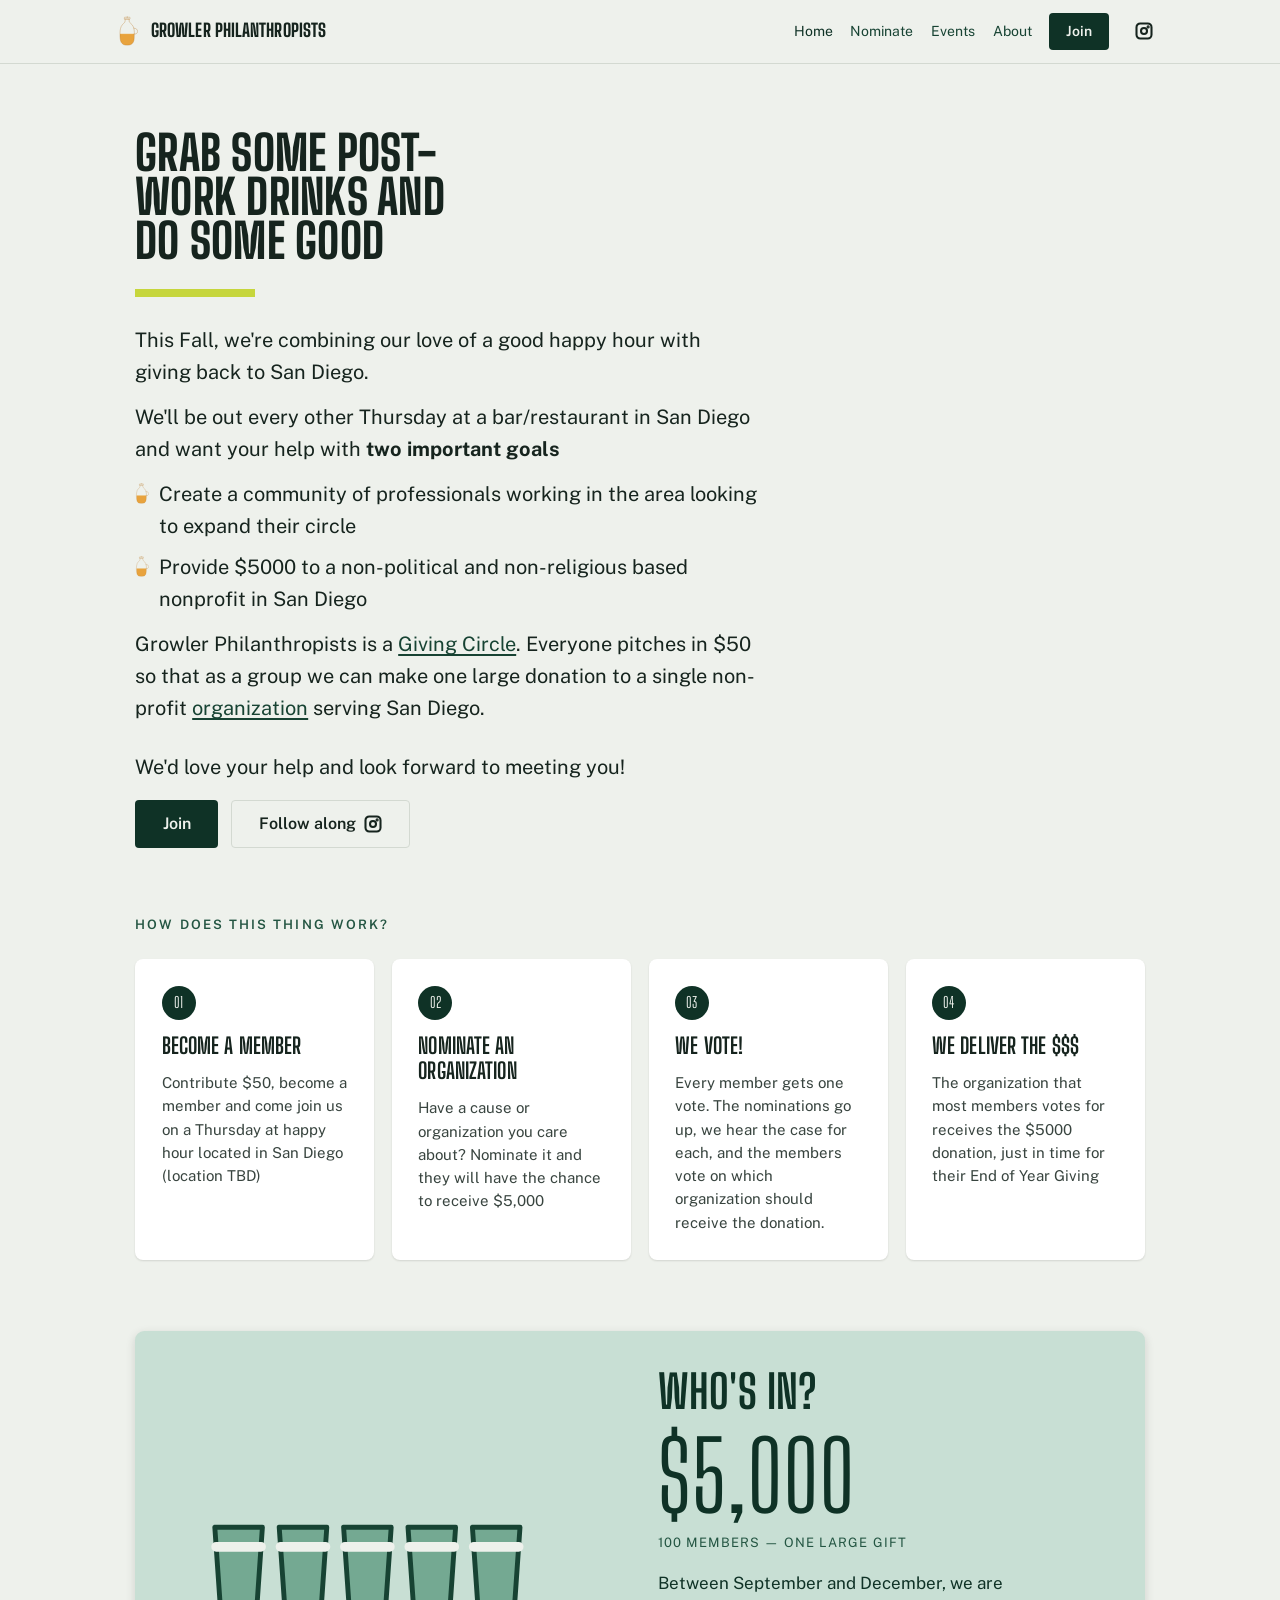
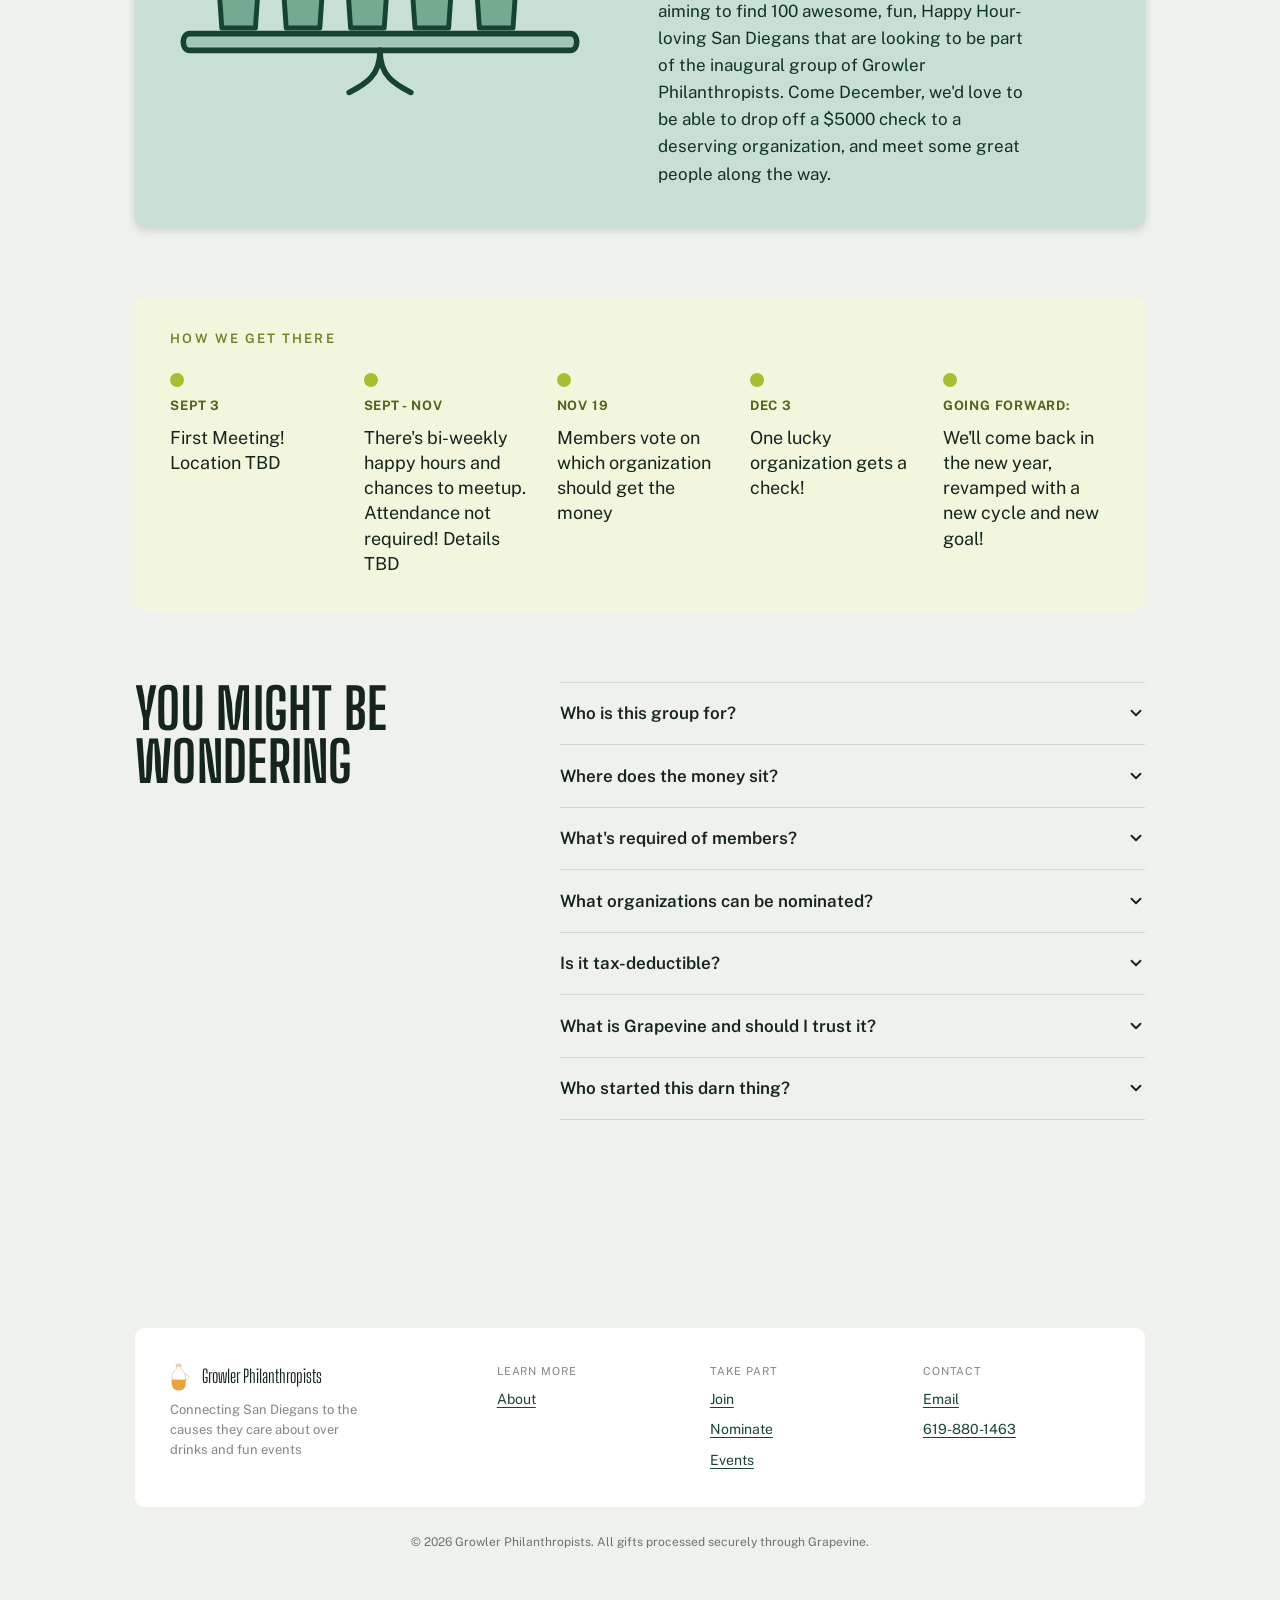
<file: index.html>
<!DOCTYPE html>
<html lang="en">
<head>
  <meta charset="UTF-8">
  <meta name="viewport" content="width=device-width, initial-scale=1">
  <!-- Google Tag Manager -->
  <script>(function(w,d,s,l,i){w[l]=w[l]||[];w[l].push({'gtm.start':
  new Date().getTime(),event:'gtm.js'});var f=d.getElementsByTagName(s)[0],
  j=d.createElement(s),dl=l!='dataLayer'?'&l='+l:'';j.async=true;j.src=
  'https://www.googletagmanager.com/gtm.js?id='+i+dl;f.parentNode.insertBefore(j,f);
  })(window,document,'script','dataLayer','GTM-M829VQW4');</script>
  <!-- End Google Tag Manager -->
  <title>Home | Growler Philanthropists</title>
  <link rel="stylesheet" href="/styles/organic.css">
  <link href="https://fonts.googleapis.com/css2?family=Big+Shoulders+Display:wght@500;600;700;800&family=Public+Sans:wght@400;500;600&display=swap" rel="stylesheet">
  <style>
  :root{
    --color-bg:#EEF1EC; --color-surface:#FFFFFF; --color-text:#16241E; --color-divider:#D3D9D1;
    --font-heading:'Big Shoulders Display', sans-serif;
    --font-body:'Public Sans', system-ui, sans-serif;
    --color-accent:#0F3226; --color-accent-100:#E5EFE9; --color-accent-200:#C8DFD4; --color-accent-300:#A2C7B6;
    --color-accent-400:#74A992; --color-accent-500:#47836B; --color-accent-600:#336B55; --color-accent-700:#235542;
    --color-accent-800:#174333; --color-accent-900:#0F3226;
    --color-accent-2:#C6D63C; --color-accent-2-100:#F2F6DC; --color-accent-2-200:#E4EEB8; --color-accent-2-300:#D3E38C;
    --color-accent-2-400:#C6D63C; --color-accent-2-500:#A9BC33; --color-accent-2-600:#8CA02B; --color-accent-2-700:#6F8023;
    --color-accent-2-800:#55621B; --color-accent-2-900:#3E4814;
    --color-neutral-100:#F4F6F3; --color-neutral-200:#E4E8E2; --color-neutral-300:#CFD5CC; --color-neutral-400:#AEB6AB;
    --color-neutral-500:#8A9287; --color-neutral-600:#6C746A; --color-neutral-700:#535A51; --color-neutral-800:#3A403A;
    --color-neutral-900:#232722;
    --radius-lg:8px;
  }
  body{margin:0;font-family:var(--font-body);overflow-x:hidden}
  *{min-width:0}
  h1,h2,h3,h4,h5,h6,p,li,td,th,a,span,div{overflow-wrap:break-word}
  img,svg{max-width:100%}
  @media (max-width:719px){
    h1{font-size:34px !important;line-height:1.02 !important;max-width:none !important}
    h2{font-size:28px !important;line-height:1.05 !important}
    h3{font-size:24px !important}
    .hero-wrap{padding-top:var(--space-4) !important}
    .hero-h1{margin-top:0 !important;margin-bottom:var(--space-3) !important}
    .hero-bar{margin-bottom:var(--space-3) !important}
    .hero-p{font-size:17px !important;margin-bottom:var(--space-2) !important}
    .hero-ul{font-size:17px !important}
  }
  h1,h2,h3,h4,h5,h6,.card-title,.nav-brand{font-family:var(--font-heading);text-transform:uppercase;letter-spacing:0.005em;font-weight:800}
  h1{line-height:0.92}
  h2,h3,.card-title{line-height:1.0;font-weight:700}
  h4,h5{text-transform:none;letter-spacing:0;font-family:var(--font-body);font-weight:600}
  h6{font-family:var(--font-body);font-weight:600;letter-spacing:0.16em}
  .btn{border-radius:4px;font-family:var(--font-body);font-weight:600;letter-spacing:0}
  .card{border-radius:8px}
  a:not(.btn){color:var(--color-accent-800)}
  a:not(.btn):hover{color:var(--color-accent-2-600)}
  .nav a.btn-primary,.btn-primary{color:var(--color-bg)}
  .how-carousel-controls{display:none}
  .season-carousel-controls{display:none}
  @media (max-width:719px){
    .how-cards{display:block !important}
    .how-cards>.card:not(.how-active){display:none}
    .how-carousel-controls{display:flex;align-items:center;justify-content:space-between;margin-top:var(--space-4)}
    .how-carousel-btn{background:var(--color-surface);border:1px solid var(--color-divider);border-radius:50%;width:44px;height:44px;cursor:pointer;display:flex;align-items:center;justify-content:center;color:var(--color-text);flex-shrink:0}
    .how-carousel-counter{font-family:var(--font-heading);font-size:18px;font-weight:800;letter-spacing:0.005em;text-transform:uppercase}
    .whos-in-grid{grid-template-columns:1fr !important}
    .whos-in-svg{display:none !important}
    .season-cards{display:block !important}
    .season-cards>.season-item:not(.season-active){display:none !important}
    .season-carousel-controls{display:flex;align-items:center;justify-content:space-between;margin-top:var(--space-4)}
    .footer-grid{grid-template-columns:1fr !important}
    .nav .btn-primary{display:none !important}
  }
  html{overflow-x:hidden}
  </style>
</head>
<body>
<!-- Google Tag Manager (noscript) -->
<noscript><iframe src="https://www.googletagmanager.com/ns.html?id=GTM-M829VQW4"
height="0" width="0" style="display:none;visibility:hidden"></iframe></noscript>
<!-- End Google Tag Manager (noscript) -->

  <header style="background:var(--color-bg);border-bottom:1px solid var(--color-divider);position:sticky;top:0;z-index:100;">
    <div style="max-width:1080px;margin:0 auto;">
      <div class="nav" style="padding-inline:var(--space-4);">
        <div class="nav-brand" style="display:flex;align-items:center;gap:var(--space-3);white-space:nowrap;flex:none;margin-right:auto;">
          <a href="/" style="display:flex;align-items:center;gap:var(--space-3);text-decoration:none;color:inherit;font-family:var(--font-heading);font-size:18px;">
            <img src="/assets/growler-mark.svg" alt="Growler Philanthropists" style="height:30px;width:auto;display:block;flex:none;">
            Growler Philanthropists
          </a>
        </div>
        <a href="/" aria-current="page">Home</a>
        <a href="/vote">Nominate</a>
        <a href="/events">Events</a>
        <a href="/contact">About</a>
        <a href="https://www.grapevine.org/giving-circle/ZZWhAL2/San-Diego-Giving-Circle" class="btn btn-primary" target="_blank" rel="noopener">Join</a>
        <a href="https://www.instagram.com/growlerfund?igsh=MWJvdWZhem1wZXJ2Nw%3D%3D&amp;utm_source=qr" target="_blank" rel="noopener" class="btn btn-ghost btn-icon" aria-label="Follow along on Instagram">
          <svg width="18" height="18" viewBox="0 0 24 24" fill="none" stroke="currentColor" stroke-width="2.75" stroke-linecap="round" stroke-linejoin="round" aria-hidden="true" style="flex:none"><rect x="2" y="2" width="20" height="20" rx="5"></rect><circle cx="12" cy="12" r="4"></circle><circle cx="17.5" cy="6.5" r="0.75" fill="currentColor"></circle></svg>
        </a>
        <button class="nav-hamburger" aria-label="Open menu" aria-expanded="false" onclick="var m=this.closest('header').querySelector('.nav-mobile');m.classList.toggle('open');this.setAttribute('aria-expanded',m.classList.contains('open'))">
          <svg width="20" height="20" viewBox="0 0 24 24" fill="none" stroke="currentColor" stroke-width="2.5" stroke-linecap="round" aria-hidden="true"><line x1="3" y1="6" x2="21" y2="6"/><line x1="3" y1="12" x2="21" y2="12"/><line x1="3" y1="18" x2="21" y2="18"/></svg>
        </button>
      </div>
      <nav class="nav-mobile">
        <a href="/">Home</a>
        <a href="/vote">Nominate</a>
        <a href="/events">Events</a>
        <a href="/contact">About</a>
        <a href="https://www.instagram.com/growlerfund?igsh=MWJvdWZhem1wZXJ2Nw%3D%3D&amp;utm_source=qr" target="_blank" rel="noopener">Instagram</a>
        <a href="https://www.grapevine.org/giving-circle/ZZWhAL2/San-Diego-Giving-Circle" target="_blank" rel="noopener" class="btn" style="background:var(--color-accent-2);color:#3E4814;font-size:15px;padding:var(--space-3) var(--space-5);text-align:center;display:block">Join — $50 ↗</a>
      </nav>
    </div>
  </header>

  <main>
<div class="hero-wrap" style="max-width:1080px;margin:0 auto;padding:calc(var(--space-8) * 1.4) var(--space-8) calc(var(--space-8) * 2.4)">

  <div style="margin-bottom:calc(var(--space-8) * 2)">
    <div>
      <h1 class="hero-h1" style="font-size:48px;line-height:0.92;margin:var(--space-4) 0 var(--space-6);max-width:16ch;text-wrap:balance">Grab some post-work drinks and do some good</h1>
      <div class="hero-bar" style="height:8px;width:120px;background:var(--color-accent-2);margin-bottom:var(--space-6)"></div>
      <p class="hero-p" style="font-size:20px;line-height:1.6;max-width:52ch;margin-bottom:var(--space-3);text-wrap:pretty">This Fall, we're combining our love of a good happy hour with giving back to San Diego.</p>
      <p class="hero-p" style="font-size:20px;line-height:1.6;max-width:52ch;margin-bottom:var(--space-3);text-wrap:pretty">We'll be out every other Thursday at a bar/restaurant in San Diego and want your help with <strong>two important goals</strong></p>

      <ul class="hero-ul" style="list-style:none;font-size:20px;line-height:1.6;max-width:52ch;margin:0 0 var(--space-3);padding-left:var(--space-7);text-wrap:pretty">
        <li style="display:flex;align-items:flex-start;gap:10px;margin-bottom:var(--space-2)"><img src="assets/growler-mark.svg" alt="" style="width:14px;flex:none;margin-top:5px">Create a community of professionals working in the area looking to expand their circle</li>
        <li style="display:flex;align-items:flex-start;gap:10px"><img src="assets/growler-mark.svg" alt="" style="width:14px;flex:none;margin-top:5px">Provide $5000 to a non-political and non-religious based nonprofit in San Diego</li>
      </ul>
      <p style="font-size:20px;line-height:1.6;max-width:52ch;margin-bottom:var(--space-6);text-wrap:pretty">Growler Philanthropists is a <a href="https://en.wikipedia.org/wiki/Giving_circle" target="_blank" rel="noopener">Giving Circle</a>. Everyone pitches in $50 so that as a group we can make one large donation to a single non-profit <a href="pages/vote.html">organization</a> serving San Diego.</p>
      <p style="font-size:20px;line-height:1.6;max-width:52ch;margin-bottom:var(--space-4);text-wrap:pretty">We'd love your help and look forward to meeting you!</p>
      <div id="hero-cta" style="display:flex;gap:var(--space-3);align-items:center;flex-wrap:wrap">
        <a href="https://www.grapevine.org/giving-circle/ZZWhAL2/San-Diego-Giving-Circle" target="_blank" rel="noopener" class="btn btn-primary" style="font-size:16px;padding:var(--space-3) var(--space-6)">Join</a>
        <a href="https://www.instagram.com/growlerfund?igsh=MWJvdWZhem1wZXJ2Nw&amp;utm_source=qr" target="_blank" rel="noopener" class="btn btn-secondary" style="font-size:16px;padding:var(--space-3) var(--space-6);display:inline-flex;align-items:center;gap:var(--space-2)">Follow along <svg width="18" height="18" viewBox="0 0 24 24" fill="none" stroke="currentColor" stroke-width="2.75" stroke-linecap="round" stroke-linejoin="round" aria-hidden="true" style="flex:none"><rect x="2" y="2" width="20" height="20" rx="5"></rect><circle cx="12" cy="12" r="4"></circle><circle cx="17.5" cy="6.5" r="0.75" fill="currentColor"></circle></svg></a>
      </div>
    </div>
  </div>

  <div id="how" style="scroll-margin-top:var(--space-6);margin-bottom:calc(var(--space-8) * 2)">
    <h6 style="color:var(--color-accent-700);margin-bottom:var(--space-6)">HOW DOES THIS THING WORK?</h6>
    <div class="how-cards" style="display:grid;grid-template-columns:repeat(4,1fr);gap:var(--space-4)">
      <div class="card elev-sm how-active" style="padding:var(--space-6);gap:var(--space-3)">
        <span style="width:34px;height:34px;border-radius:50%;background:var(--color-accent);color:var(--color-bg);display:grid;place-items:center;font-family:var(--font-heading);font-size:15px">01</span>
        <div class="card-title" style="font-size:22px;line-height:1.15">Become a Member</div>
        <p class="card-body" style="font-size:15px;line-height:1.55;opacity:0.85">Contribute $50, become a member and come join us on a Thursday at happy hour located in San Diego (location TBD)</p>
      </div>
      <div class="card elev-sm" style="padding:var(--space-6);gap:var(--space-3)">
        <span style="width:34px;height:34px;border-radius:50%;background:var(--color-accent);color:var(--color-bg);display:grid;place-items:center;font-family:var(--font-heading);font-size:15px">02</span>
        <div class="card-title" style="font-size:22px;line-height:1.15">Nominate an organization</div>
        <p class="card-body" style="font-size:15px;line-height:1.55;opacity:0.85">Have a cause or organization you care about? Nominate it and they will have the chance to receive $5,000</p>
      </div>
      <div class="card elev-sm" style="padding:var(--space-6);gap:var(--space-3)">
        <span style="width:34px;height:34px;border-radius:50%;background:var(--color-accent);color:var(--color-bg);display:grid;place-items:center;font-family:var(--font-heading);font-size:15px">03</span>
        <div class="card-title" style="font-size:22px;line-height:1.15">We Vote!</div>
        <p class="card-body" style="font-size:15px;line-height:1.55;opacity:0.85">Every member gets one vote. The nominations go up, we hear the case for each, and the members vote on which organization should receive the donation.</p>
      </div>
      <div class="card elev-sm" style="padding:var(--space-6);gap:var(--space-3)">
        <span style="width:34px;height:34px;border-radius:50%;background:var(--color-accent);color:var(--color-bg);display:grid;place-items:center;font-family:var(--font-heading);font-size:15px">04</span>
        <div class="card-title" style="font-size:22px;line-height:1.15">We deliver the $$$</div>
        <p class="card-body" style="font-size:15px;line-height:1.55;opacity:0.85">The organization that most members votes for receives the $5000 donation, just in time for their End of Year Giving</p>
      </div>
    </div>
    <div class="how-carousel-controls">
      <button class="how-carousel-btn" id="how-prev" aria-label="Previous step">
        <svg width="18" height="18" viewBox="0 0 24 24" fill="none" stroke="currentColor" stroke-width="2.5" stroke-linecap="round" stroke-linejoin="round" aria-hidden="true"><polyline points="15 18 9 12 15 6"/></svg>
      </button>
      <span class="how-carousel-counter" id="how-counter">1 / 4</span>
      <button class="how-carousel-btn" id="how-next" aria-label="Next step">
        <svg width="18" height="18" viewBox="0 0 24 24" fill="none" stroke="currentColor" stroke-width="2.5" stroke-linecap="round" stroke-linejoin="round" aria-hidden="true"><polyline points="9 18 15 12 9 6"/></svg>
      </button>
    </div>
  </div>

  <div style="display:flex;justify-content:center;margin-bottom:calc(var(--space-8) * 2)">
    <div class="whos-in-grid" style="width:100%;background:var(--color-accent-200);border-radius:calc(var(--radius-lg) * 1.15);box-shadow:var(--shadow-md);padding:calc(var(--space-8) * 1.1) var(--space-8);display:grid;grid-template-columns:minmax(0,1fr) minmax(0,1fr);gap:var(--space-8);align-items:center">
      <svg class="whos-in-svg" viewBox="0 0 300 190" width="100%" role="img" aria-labelledby="roundTitle" style="display:block;width:100%;max-width:420px;height:auto;aspect-ratio:300 / 190">
        <title id="roundTitle">A round of five glasses carried to the table</title>
        <g fill="none" stroke="var(--color-accent-800)" stroke-width="4" stroke-linecap="round" stroke-linejoin="round">
          <g stroke-width="3.5">
            <path d="M32,58 L66,58 L61,130 L37,130 Z" fill="var(--color-accent-400)"></path>
            <path d="M78,58 L112,58 L107,130 L83,130 Z" fill="var(--color-accent-400)"></path>
            <path d="M124,58 L158,58 L153,130 L129,130 Z" fill="var(--color-accent-400)"></path>
            <path d="M170,58 L204,58 L199,130 L175,130 Z" fill="var(--color-accent-400)"></path>
            <path d="M216,58 L250,58 L245,130 L221,130 Z" fill="var(--color-accent-400)"></path>
            <path d="M33,72 L65,72 M79,72 L111,72 M125,72 L157,72 M171,72 L203,72 M217,72 L249,72" stroke="var(--color-bg)" stroke-width="7"></path>
          </g>
          <path d="M14,134 L286,134 C292,134 292,146 286,146 L14,146 C8,146 8,134 14,134 Z" fill="var(--color-accent-300)"></path>
          <path d="M150,146 C150,164 140,170 128,176"></path>
          <path d="M150,146 C150,164 160,170 172,176"></path>
        </g>
      </svg>
      <div>
        <h2 style="font-size:46px;line-height:1;margin:0 0 var(--space-4);color:var(--color-accent-900)">Who's In?</h2>
        <div style="font-family:var(--font-heading);font-size:96px;line-height:0.9;color:var(--color-accent-900)">$5,000</div>
        <div style="font-size:13px;letter-spacing:0.08em;text-transform:uppercase;color:var(--color-accent-700);margin-top:var(--space-3)">100 members — one large gift</div>
        <p style="font-size:17px;line-height:1.6;color:var(--color-accent-900);margin:var(--space-4) 0 0;max-width:38ch;text-wrap:pretty">Between September and December, we are aiming to find 100 awesome, fun, Happy Hour-loving San Diegans that are looking to be part of the inaugural group of Growler Philanthropists. Come December, we'd love to be able to drop off a $5000 check to a deserving organization, and meet some great people along the way.&nbsp;</p>
      </div>
    </div>
  </div>

  <div id="season" style="scroll-margin-top:var(--space-6);margin-bottom:calc(var(--space-8) * 2);background:var(--color-accent-2-100);border-radius:calc(var(--radius-lg) * 1.15);padding:var(--space-8)">
    <h6 style="color:var(--color-accent-2-700);margin-bottom:var(--space-6)">HOW WE GET THERE</h6>
    <div class="season-cards" style="display:grid;grid-template-columns:repeat(5,1fr);gap:var(--space-6)">
      <div class="season-item season-active" style="display:flex;flex-direction:column;gap:var(--space-2)">
        <span style="width:14px;height:14px;border-radius:50%;background:var(--color-accent-2-500);display:inline-block"></span>
        <div style="font-size:13px;letter-spacing:0.06em;text-transform:uppercase;color:var(--color-accent-2-800);font-weight:700">Sept 3</div>
        <div style="font-family:var(--font-body);font-size:18px;line-height:1.4;font-weight:400">First Meeting! Location TBD</div>
      </div>
      <div class="season-item" style="display:flex;flex-direction:column;gap:var(--space-2)">
        <span style="width:14px;height:14px;border-radius:50%;background:var(--color-accent-2-500);display:inline-block"></span>
        <div style="font-size:13px;letter-spacing:0.06em;text-transform:uppercase;color:var(--color-accent-2-800);font-weight:700">Sept - Nov</div>
        <div style="font-family:var(--font-body);font-size:18px;line-height:1.4;font-weight:400">There's bi-weekly happy hours and chances to meetup. Attendance not required! Details TBD</div>
      </div>
      <div class="season-item" style="display:flex;flex-direction:column;gap:var(--space-2)">
        <span style="width:14px;height:14px;border-radius:50%;background:var(--color-accent-2-500);display:inline-block"></span>
        <div style="font-size:13px;letter-spacing:0.06em;text-transform:uppercase;color:var(--color-accent-2-800);font-weight:700">Nov 19</div>
        <div style="font-family:var(--font-body);font-size:18px;line-height:1.4;font-weight:400">Members vote on which organization should get the money</div>
      </div>
      <div class="season-item" style="display:flex;flex-direction:column;gap:var(--space-2)">
        <span style="width:14px;height:14px;border-radius:50%;background:var(--color-accent-2-500);display:inline-block"></span>
        <div style="font-size:13px;letter-spacing:0.06em;text-transform:uppercase;color:var(--color-accent-2-800);font-weight:700">Dec 3</div>
        <div style="font-family:var(--font-body);font-size:18px;line-height:1.4;font-weight:400">One lucky organization gets a check!</div>
      </div>
      <div class="season-item" style="display:flex;flex-direction:column;gap:var(--space-2)">
        <span style="width:14px;height:14px;border-radius:50%;background:var(--color-accent-2-500);display:inline-block"></span>
        <div style="font-size:13px;letter-spacing:0.06em;text-transform:uppercase;color:var(--color-accent-2-800);font-weight:700">Going forward:</div>
        <div style="font-family:var(--font-body);font-size:18px;line-height:1.4;font-weight:400">We'll come back in the new year, revamped with a new cycle and new goal!</div>
      </div>
    </div>
    <div class="season-carousel-controls">
      <button class="how-carousel-btn" id="season-prev" aria-label="Previous step">
        <svg width="18" height="18" viewBox="0 0 24 24" fill="none" stroke="currentColor" stroke-width="2.5" stroke-linecap="round" stroke-linejoin="round" aria-hidden="true"><polyline points="15 18 9 12 15 6"/></svg>
      </button>
      <span class="how-carousel-counter" id="season-counter">1 / 5</span>
      <button class="how-carousel-btn" id="season-next" aria-label="Next step">
        <svg width="18" height="18" viewBox="0 0 24 24" fill="none" stroke="currentColor" stroke-width="2.5" stroke-linecap="round" stroke-linejoin="round" aria-hidden="true"><polyline points="9 18 15 12 9 6"/></svg>
      </button>
    </div>
  </div>

  <div class="faq-section" style="display:grid;grid-template-columns:minmax(0,1fr) minmax(0,1.5fr);gap:var(--space-8);margin-bottom:calc(var(--space-8) * 2);align-items:start">
    <h2 style="font-size:56px;line-height:0.95;margin:0">You might be wondering</h2>
    <div class="faq-list">
      <details class="faq-item">
        <summary class="faq-question">Who is this group for?<svg class="faq-chevron" width="18" height="18" viewBox="0 0 24 24" fill="none" stroke="currentColor" stroke-width="2.5" stroke-linecap="round" stroke-linejoin="round" aria-hidden="true"><polyline points="6 9 12 15 18 9"/></svg></summary>
        <p class="faq-answer">This was made by two native San Diegans that just wanted a reason to meet more regularly, meet more people, and do some good! If that sounds like you - then this group is for you</p>
      </details>
      <details class="faq-item">
        <summary class="faq-question">Where does the money sit?<svg class="faq-chevron" width="18" height="18" viewBox="0 0 24 24" fill="none" stroke="currentColor" stroke-width="2.5" stroke-linecap="round" stroke-linejoin="round" aria-hidden="true"><polyline points="6 9 12 15 18 9"/></svg></summary>
        <p class="faq-answer">The money is held by grapevine.org, a platform specifically designed for giving circles. They will handle the fund disbursements and donations</p>
      </details>
      <details class="faq-item">
        <summary class="faq-question">What's required of members?<svg class="faq-chevron" width="18" height="18" viewBox="0 0 24 24" fill="none" stroke="currentColor" stroke-width="2.5" stroke-linecap="round" stroke-linejoin="round" aria-hidden="true"><polyline points="6 9 12 15 18 9"/></svg></summary>
        <p class="faq-answer">Only a $50 contribution. We'll plan on hosting a variety of happy hours and other types of events. We will share those out via email and instagram. No attendance is required!</p>
      </details>
      <details class="faq-item">
        <summary class="faq-question">What organizations can be nominated?<svg class="faq-chevron" width="18" height="18" viewBox="0 0 24 24" fill="none" stroke="currentColor" stroke-width="2.5" stroke-linecap="round" stroke-linejoin="round" aria-hidden="true"><polyline points="6 9 12 15 18 9"/></svg></summary>
        <p class="faq-answer">Any 501c3 nonprofit that isn't a single-cause political organization or religious-affiliated organization</p>
      </details>
      <details class="faq-item">
        <summary class="faq-question">Is it tax-deductible?<svg class="faq-chevron" width="18" height="18" viewBox="0 0 24 24" fill="none" stroke="currentColor" stroke-width="2.5" stroke-linecap="round" stroke-linejoin="round" aria-hidden="true"><polyline points="6 9 12 15 18 9"/></svg></summary>
        <p class="faq-answer">The gift is 100% tax-deductible and you'll receive a tax receipt upon completing your donation</p>
      </details>
      <details class="faq-item">
        <summary class="faq-question">What is Grapevine and should I trust it?<svg class="faq-chevron" width="18" height="18" viewBox="0 0 24 24" fill="none" stroke="currentColor" stroke-width="2.5" stroke-linecap="round" stroke-linejoin="round" aria-hidden="true"><polyline points="6 9 12 15 18 9"/></svg></summary>
        <p class="faq-answer">Grapevine is the donation processing platform. It is not associated with this group but we chose to use it to process the tax-deductible $50 donations</p>
      </details>
      <details class="faq-item">
        <summary class="faq-question">Who started this darn thing?<svg class="faq-chevron" width="18" height="18" viewBox="0 0 24 24" fill="none" stroke="currentColor" stroke-width="2.5" stroke-linecap="round" stroke-linejoin="round" aria-hidden="true"><polyline points="6 9 12 15 18 9"/></svg></summary>
        <p class="faq-answer">For feedback (good or bad) and questions, feel free to reach out to Charlie Smith at <a href="mailto:charlie@charliecsmith.com">charlie@charliecsmith.com</a></p>
      </details>
    </div>
  </div>

</div>
  </main>

  <footer style="padding-block:calc(var(--space-8) * 1.5);">
    <div style="max-width:1080px;margin:0 auto;padding-inline:var(--space-8);">
      <div class="footer-grid" style="background:var(--color-surface);border-radius:calc(var(--radius-lg) * 1.15);padding:var(--space-8);display:grid;grid-template-columns:minmax(300px,1.4fr) repeat(3,minmax(0,1fr));gap:var(--space-6)">
        <div>
          <div style="display:flex;align-items:center;gap:var(--space-3);font-family:var(--font-heading);font-size:18px;margin-bottom:var(--space-2)">
            <img src="/assets/growler-mark.svg" alt="Growler Philanthropists" style="height:28px;width:auto;display:block;flex:none;">
            Growler Philanthropists
          </div>
          <p class="text-muted" style="font-size:13px;margin:0;max-width:26ch">Connecting San Diegans to the causes they care about over drinks and fun events</p>
        </div>
        <div style="display:flex;flex-direction:column;gap:var(--space-2);font-size:14px">
          <span class="text-muted" style="font-size:11px;letter-spacing:0.08em;text-transform:uppercase">Learn More</span>
          <a href="/contact">About</a>
        </div>
        <div style="display:flex;flex-direction:column;gap:var(--space-2);font-size:14px">
          <span class="text-muted" style="font-size:11px;letter-spacing:0.08em;text-transform:uppercase">Take part</span>
          <a href="https://www.grapevine.org/giving-circle/ZZWhAL2/San-Diego-Giving-Circle" target="_blank" rel="noopener">Join</a>
          <a href="/vote">Nominate</a>
          <a href="/events">Events</a>
        </div>
        <div style="display:flex;flex-direction:column;gap:var(--space-2);font-size:14px">
          <span class="text-muted" style="font-size:11px;letter-spacing:0.08em;text-transform:uppercase">Contact</span>
          <a href="mailto:charlie@charliecsmith.com">Email</a>
          <a href="tel:+16198801463">619-880-1463</a>
        </div>
      </div>
      <p style="font-size:12px;color:var(--color-neutral-600);text-align:center;margin-top:var(--space-6);margin-bottom:0;">© 2026 Growler Philanthropists. All gifts processed securely through Grapevine.</p>
    </div>
  </footer>

<script>
(function(){
  var idx=0;
  var cards=document.querySelectorAll('.how-cards>.card');
  var counter=document.getElementById('how-counter');
  function go(d){
    cards[idx].classList.remove('how-active');
    idx=(idx+d+cards.length)%cards.length;
    cards[idx].classList.add('how-active');
    if(counter)counter.textContent=(idx+1)+' / '+cards.length;
  }
  var prev=document.getElementById('how-prev');
  var next=document.getElementById('how-next');
  if(prev)prev.addEventListener('click',function(){go(-1)});
  if(next)next.addEventListener('click',function(){go(1)});
})();
(function(){
  var idx=0;
  var items=document.querySelectorAll('.season-cards>.season-item');
  var counter=document.getElementById('season-counter');
  function go(d){
    items[idx].classList.remove('season-active');
    idx=(idx+d+items.length)%items.length;
    items[idx].classList.add('season-active');
    if(counter)counter.textContent=(idx+1)+' / '+items.length;
  }
  var prev=document.getElementById('season-prev');
  var next=document.getElementById('season-next');
  if(prev)prev.addEventListener('click',function(){go(-1)});
  if(next)next.addEventListener('click',function(){go(1)});
})();
</script>

</body>
</html>
</file>
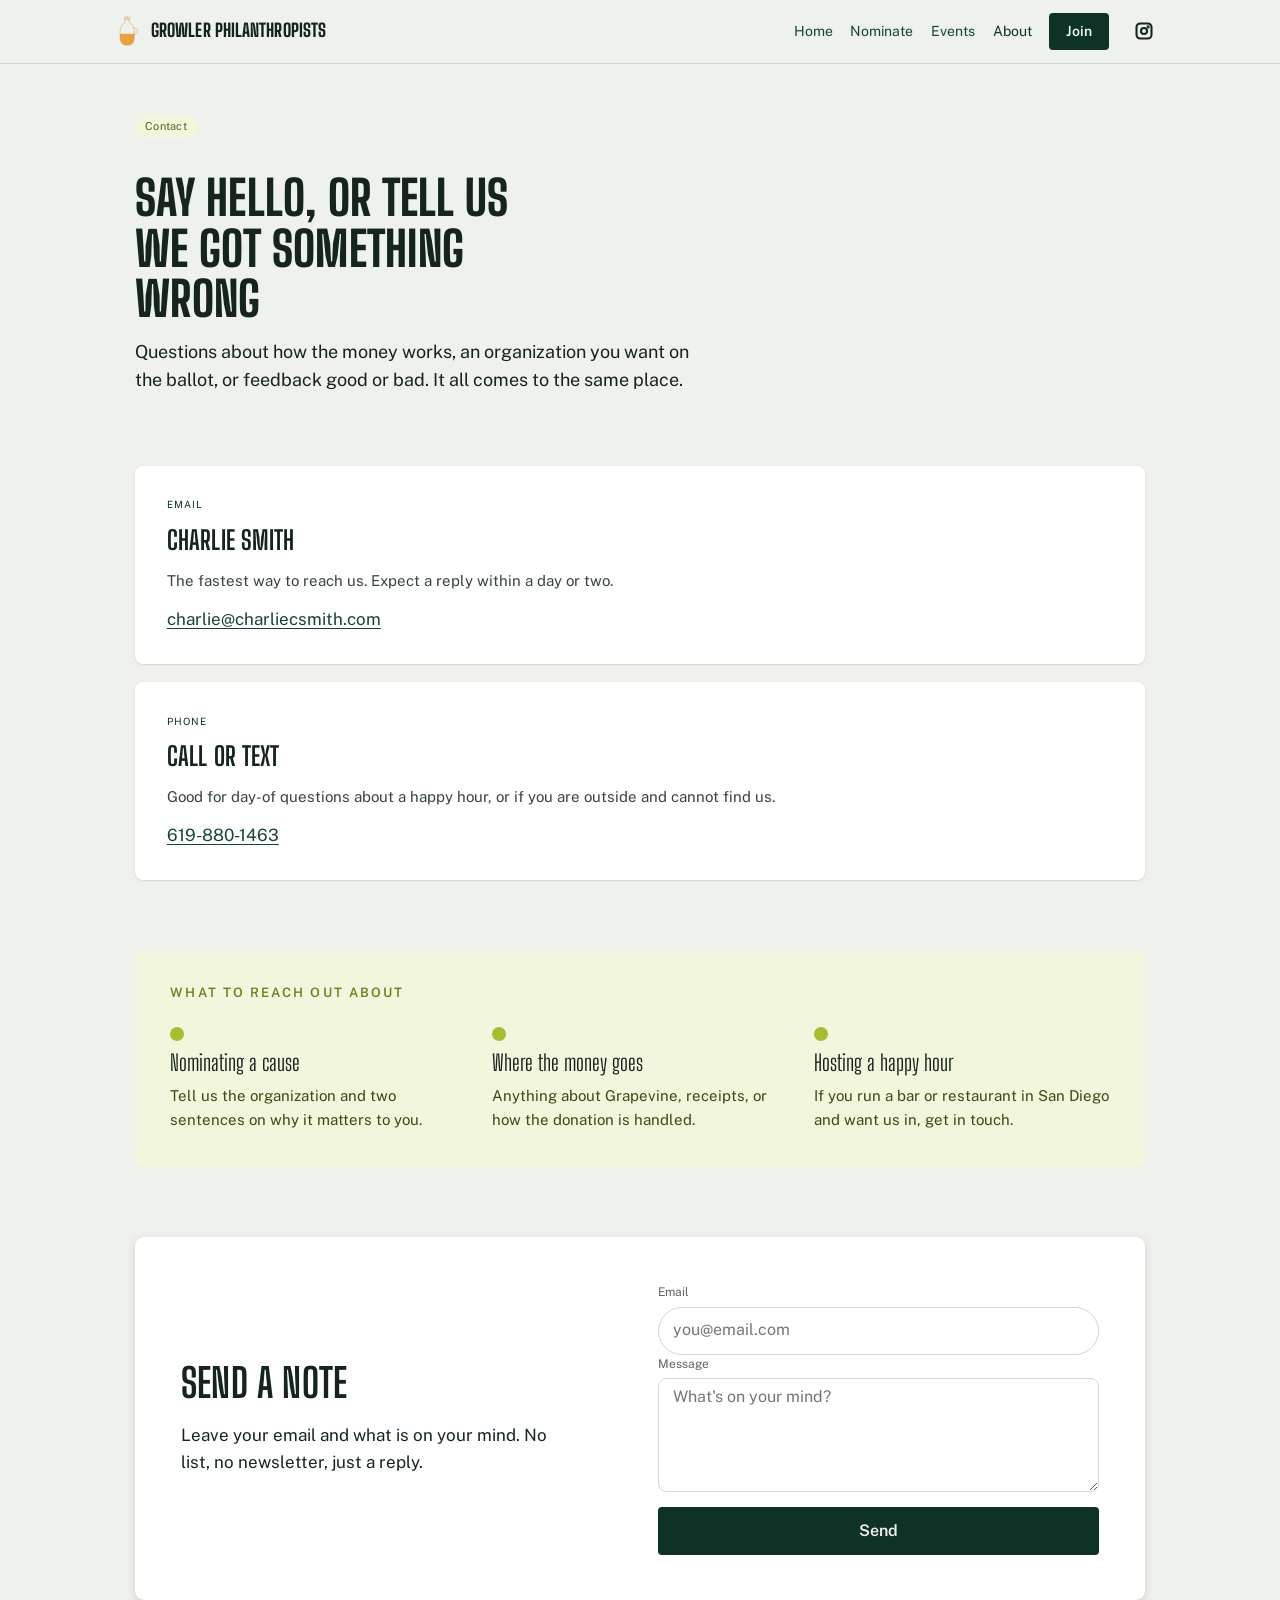
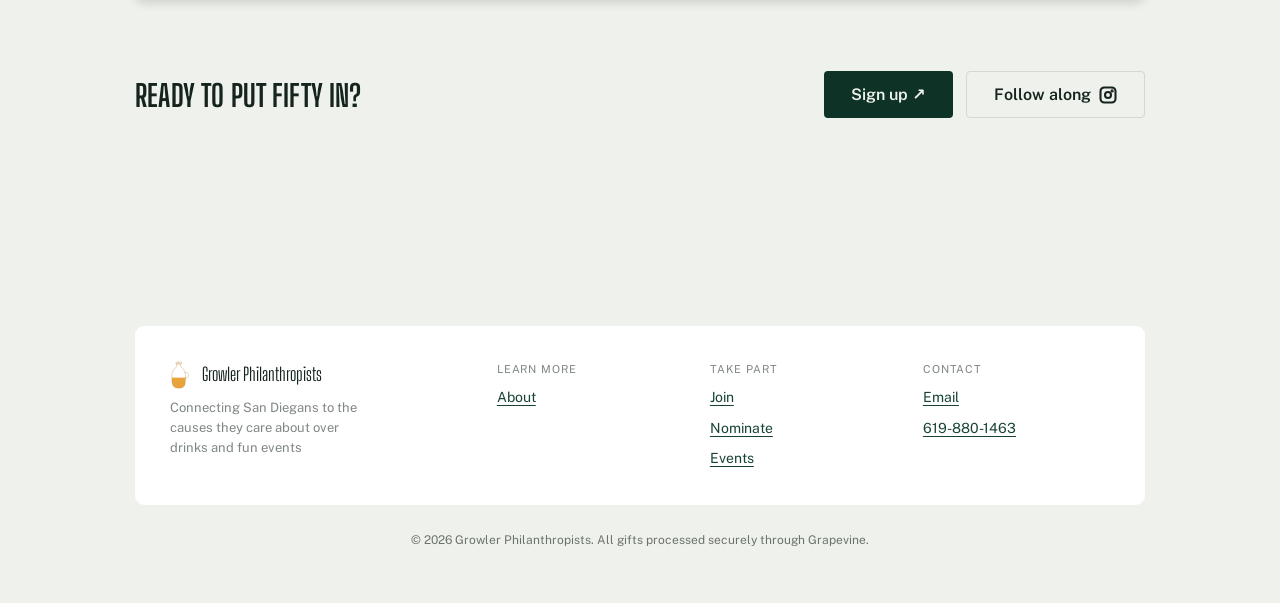
<file: pages/contact.html>
<!DOCTYPE html>
<html lang="en">
<head>
  <meta charset="UTF-8">
  <meta name="viewport" content="width=device-width, initial-scale=1">
  <!-- Google Tag Manager -->
  <script>(function(w,d,s,l,i){w[l]=w[l]||[];w[l].push({'gtm.start':
  new Date().getTime(),event:'gtm.js'});var f=d.getElementsByTagName(s)[0],
  j=d.createElement(s),dl=l!='dataLayer'?'&l='+l:'';j.async=true;j.src=
  'https://www.googletagmanager.com/gtm.js?id='+i+dl;f.parentNode.insertBefore(j,f);
  })(window,document,'script','dataLayer','GTM-M829VQW4');</script>
  <!-- End Google Tag Manager -->
  <title>About & Contact | Growler Philanthropists</title>
  <link rel="stylesheet" href="/styles/organic.css">
  <link href="https://fonts.googleapis.com/css2?family=Big+Shoulders+Display:wght@500;600;700;800&family=Public+Sans:wght@400;500;600&display=swap" rel="stylesheet">
  <style>
  :root{
    --color-bg:#EEF1EC; --color-surface:#FFFFFF; --color-text:#16241E; --color-divider:#D3D9D1;
    --font-heading:'Big Shoulders Display', sans-serif;
    --font-body:'Public Sans', system-ui, sans-serif;
    --color-accent:#0F3226; --color-accent-100:#E5EFE9; --color-accent-200:#C8DFD4; --color-accent-300:#A2C7B6;
    --color-accent-400:#74A992; --color-accent-500:#47836B; --color-accent-600:#336B55; --color-accent-700:#235542;
    --color-accent-800:#174333; --color-accent-900:#0F3226;
    --color-accent-2:#C6D63C; --color-accent-2-100:#F2F6DC; --color-accent-2-200:#E4EEB8; --color-accent-2-300:#D3E38C;
    --color-accent-2-400:#C6D63C; --color-accent-2-500:#A9BC33; --color-accent-2-600:#8CA02B; --color-accent-2-700:#6F8023;
    --color-accent-2-800:#55621B; --color-accent-2-900:#3E4814;
    --color-neutral-100:#F4F6F3; --color-neutral-200:#E4E8E2; --color-neutral-300:#CFD5CC; --color-neutral-400:#AEB6AB;
    --color-neutral-500:#8A9287; --color-neutral-600:#6C746A; --color-neutral-700:#535A51; --color-neutral-800:#3A403A;
    --color-neutral-900:#232722;
    --radius-lg:8px;
  }
  body{margin:0;font-family:var(--font-body);overflow-x:hidden}
  *{min-width:0}
  h1,h2,h3,h4,h5,h6,p,li,td,th,a,span,div{overflow-wrap:break-word}
  img,svg{max-width:100%}
  @media (max-width:719px){
    h1{font-size:34px !important;line-height:1.02 !important;max-width:none !important}
    h2{font-size:28px !important;line-height:1.05 !important}
    h3{font-size:24px !important}
  }
  h1,h2,h3,h4,h5,h6,.card-title,.nav-brand{font-family:var(--font-heading);text-transform:uppercase;letter-spacing:0.005em;font-weight:800}
  h1{line-height:0.92}
  h2,h3,.card-title{line-height:1.0;font-weight:700}
  h4,h5{text-transform:none;letter-spacing:0;font-family:var(--font-body);font-weight:600}
  h6{font-family:var(--font-body);font-weight:600;letter-spacing:0.16em}
  .btn{border-radius:4px;font-family:var(--font-body);font-weight:600;letter-spacing:0}
  .card{border-radius:8px}
  a:not(.btn){color:var(--color-accent-800)}
  a:not(.btn):hover{color:var(--color-accent-2-600)}
  .nav a.btn-primary,.btn-primary{color:var(--color-bg)}
  </style>
</head>
<body>
<!-- Google Tag Manager (noscript) -->
<noscript><iframe src="https://www.googletagmanager.com/ns.html?id=GTM-M829VQW4"
height="0" width="0" style="display:none;visibility:hidden"></iframe></noscript>
<!-- End Google Tag Manager (noscript) -->

  <header style="background:var(--color-bg);border-bottom:1px solid var(--color-divider);position:sticky;top:0;z-index:100;">
    <div style="max-width:1080px;margin:0 auto;">
      <div class="nav" style="padding-inline:var(--space-4);">
        <div class="nav-brand" style="display:flex;align-items:center;gap:var(--space-3);white-space:nowrap;flex:none;margin-right:auto;">
          <a href="/" style="display:flex;align-items:center;gap:var(--space-3);text-decoration:none;color:inherit;font-family:var(--font-heading);font-size:18px;">
            <img src="/assets/growler-mark.svg" alt="Growler Philanthropists" style="height:30px;width:auto;display:block;flex:none;">
            Growler Philanthropists
          </a>
        </div>
        <a href="/">Home</a>
        <a href="/vote">Nominate</a>
        <a href="/events">Events</a>
        <a href="/contact" aria-current="page">About</a>
        <a href="https://www.grapevine.org/giving-circle/ZZWhAL2/San-Diego-Giving-Circle" class="btn btn-primary" target="_blank" rel="noopener">Join</a>
        <a href="https://www.instagram.com/growlerfund?igsh=MWJvdWZhem1wZXJ2Nw%3D%3D&amp;utm_source=qr" target="_blank" rel="noopener" class="btn btn-ghost btn-icon" aria-label="Follow along on Instagram">
          <svg width="18" height="18" viewBox="0 0 24 24" fill="none" stroke="currentColor" stroke-width="2.75" stroke-linecap="round" stroke-linejoin="round" aria-hidden="true" style="flex:none"><rect x="2" y="2" width="20" height="20" rx="5"></rect><circle cx="12" cy="12" r="4"></circle><circle cx="17.5" cy="6.5" r="0.75" fill="currentColor"></circle></svg>
        </a>
        <button class="nav-hamburger" aria-label="Open menu" aria-expanded="false" onclick="var m=this.closest('header').querySelector('.nav-mobile');m.classList.toggle('open');this.setAttribute('aria-expanded',m.classList.contains('open'))">
          <svg width="20" height="20" viewBox="0 0 24 24" fill="none" stroke="currentColor" stroke-width="2.5" stroke-linecap="round" aria-hidden="true"><line x1="3" y1="6" x2="21" y2="6"/><line x1="3" y1="12" x2="21" y2="12"/><line x1="3" y1="18" x2="21" y2="18"/></svg>
        </button>
      </div>
      <nav class="nav-mobile">
        <a href="/">Home</a>
        <a href="/vote">Nominate</a>
        <a href="/events">Events</a>
        <a href="/contact">About</a>
        <a href="https://www.instagram.com/growlerfund?igsh=MWJvdWZhem1wZXJ2Nw%3D%3D&amp;utm_source=qr" target="_blank" rel="noopener">Instagram</a>
      </nav>
    </div>
  </header>

  <main>
<div style="max-width:1080px;margin:0 auto;padding:calc(var(--space-8) * 1.4) var(--space-8) calc(var(--space-8) * 2.4)">

  <div style="margin-bottom:calc(var(--space-8) * 2)">
    <span class="tag tag-accent-2" style="margin-bottom:var(--space-4)">Contact</span>
    <h1 style="font-size:48px;line-height:1.05;margin:var(--space-4) 0 var(--space-3);max-width:18ch">Say hello, or tell us we got something wrong</h1>
    <p style="font-size:18px;line-height:1.6;max-width:52ch;margin:0">Questions about how the money works, an organization you want on the ballot, or feedback good or bad. It all comes to the same place.</p>
  </div>

  <div style="display:grid;grid-template-columns:minmax(0,1fr);gap:var(--space-4);margin-bottom:calc(var(--space-8) * 2);align-items:start">
    <div class="card elev-sm" style="padding:calc(var(--space-8) * 0.9);gap:var(--space-3)">
      <div class="card-kicker">Email</div>
      <div class="card-title" style="font-size:26px;line-height:1.15">Charlie Smith</div>
      <p class="card-body" style="font-size:15px;line-height:1.6;opacity:0.85;margin:0">The fastest way to reach us. Expect a reply within a day or two.</p>
      <a href="mailto:charlie@charliecsmith.com" style="font-size:17px">charlie@charliecsmith.com</a>
    </div>
    <div class="card elev-sm" style="padding:calc(var(--space-8) * 0.9);gap:var(--space-3)">
      <div class="card-kicker">Phone</div>
      <div class="card-title" style="font-size:26px;line-height:1.15">Call or text</div>
      <p class="card-body" style="font-size:15px;line-height:1.6;opacity:0.85;margin:0">Good for day-of questions about a happy hour, or if you are outside and cannot find us.</p>
      <a href="tel:+16198801463" style="font-size:17px">619-880-1463</a>
    </div>
  </div>

  <div style="background:var(--color-accent-2-100);border-radius:calc(var(--radius-lg) * 1.15);padding:var(--space-8);margin-bottom:calc(var(--space-8) * 2)">
    <h6 style="color:var(--color-accent-2-700);margin-bottom:var(--space-6)">What to reach out about</h6>
    <div style="display:grid;grid-template-columns:repeat(3,1fr);gap:var(--space-6)">
      <div style="display:flex;flex-direction:column;gap:var(--space-2)">
        <span style="width:14px;height:14px;border-radius:50%;background:var(--color-accent-2-500);display:inline-block"></span>
        <div style="font-family:var(--font-heading);font-size:22px;line-height:1.15">Nominating a cause</div>
        <p style="font-size:15px;line-height:1.6;margin:0;color:var(--color-accent-2-900)">Tell us the organization and two sentences on why it matters to you.</p>
      </div>
      <div style="display:flex;flex-direction:column;gap:var(--space-2)">
        <span style="width:14px;height:14px;border-radius:50%;background:var(--color-accent-2-500);display:inline-block"></span>
        <div style="font-family:var(--font-heading);font-size:22px;line-height:1.15">Where the money goes</div>
        <p style="font-size:15px;line-height:1.6;margin:0;color:var(--color-accent-2-900)">Anything about Grapevine, receipts, or how the donation is handled.</p>
      </div>
      <div style="display:flex;flex-direction:column;gap:var(--space-2)">
        <span style="width:14px;height:14px;border-radius:50%;background:var(--color-accent-2-500);display:inline-block"></span>
        <div style="font-family:var(--font-heading);font-size:22px;line-height:1.15">Hosting a happy hour</div>
        <p style="font-size:15px;line-height:1.6;margin:0;color:var(--color-accent-2-900)">If you run a bar or restaurant in San Diego and want us in, get in touch.</p>
      </div>
    </div>
  </div>

  <div style="background:var(--color-surface);border-radius:calc(var(--radius-lg) * 1.15);padding:calc(var(--space-8) * 1.3);box-shadow:var(--shadow-md);display:grid;grid-template-columns:minmax(0,1fr) minmax(0,1fr);gap:var(--space-8);align-items:center;margin-bottom:calc(var(--space-8) * 2)">
    <div>
      <h2 style="font-size:40px;line-height:1.05;margin-bottom:var(--space-4)">Send a note</h2>
      <p style="font-size:17px;line-height:1.6;margin:0;max-width:38ch;text-wrap:pretty">Leave your email and what is on your mind. No list, no newsletter, just a reply.</p>
    </div>
    <div class="field">
      <label for="c-email">Email</label>
      <input id="c-email" class="input" placeholder="you@email.com" style="min-height:48px;font-size:16px">
      <label for="c-note">Message</label>
      <textarea id="c-note" class="input" rows="4" placeholder="What's on your mind?" style="font-size:16px;border-radius:var(--radius-lg);resize:vertical"></textarea>
      <button class="btn btn-primary btn-block" style="min-height:48px;font-size:16px">Send</button>
    </div>
  </div>

  <div style="display:flex;align-items:center;justify-content:space-between;gap:var(--space-6);flex-wrap:wrap;margin-bottom:calc(var(--space-8) * 2)">
    <h3 style="font-size:30px;margin:0;max-width:20ch">Ready to put fifty in?</h3>
    <div style="display:flex;gap:var(--space-3)">
      <a href="https://www.grapevine.org/giving-circle/ZZWhAL2/San-Diego-Giving-Circle" target="_blank" rel="noopener" class="btn btn-primary" style="font-size:16px;padding:var(--space-3) var(--space-6)">Sign up ↗</a>
      <a href="https://www.instagram.com/growlerfund?igsh=MWJvdWZhem1wZXJ2Nw&amp;utm_source=qr" target="_blank" rel="noopener" class="btn btn-secondary" style="font-size:16px;padding:var(--space-3) var(--space-6);display:inline-flex;align-items:center;gap:var(--space-2)">Follow along <svg width="18" height="18" viewBox="0 0 24 24" fill="none" stroke="currentColor" stroke-width="2.75" stroke-linecap="round" stroke-linejoin="round" aria-hidden="true" style="flex:none"><rect x="2" y="2" width="20" height="20" rx="5"></rect><circle cx="12" cy="12" r="4"></circle><circle cx="17.5" cy="6.5" r="0.75" fill="currentColor"></circle></svg></a>
    </div>
  </div>

</div>
  </main>

  <footer style="padding-block:calc(var(--space-8) * 1.5);">
    <div style="max-width:1080px;margin:0 auto;padding-inline:var(--space-8);">
      <div class="footer-grid" style="background:var(--color-surface);border-radius:calc(var(--radius-lg) * 1.15);padding:var(--space-8);display:grid;grid-template-columns:minmax(300px,1.4fr) repeat(3,minmax(0,1fr));gap:var(--space-6)">
        <div>
          <div style="display:flex;align-items:center;gap:var(--space-3);font-family:var(--font-heading);font-size:18px;margin-bottom:var(--space-2)">
            <img src="/assets/growler-mark.svg" alt="Growler Philanthropists" style="height:28px;width:auto;display:block;flex:none;">
            Growler Philanthropists
          </div>
          <p class="text-muted" style="font-size:13px;margin:0;max-width:26ch">Connecting San Diegans to the causes they care about over drinks and fun events</p>
        </div>
        <div style="display:flex;flex-direction:column;gap:var(--space-2);font-size:14px">
          <span class="text-muted" style="font-size:11px;letter-spacing:0.08em;text-transform:uppercase">Learn More</span>
          <a href="/contact">About</a>
        </div>
        <div style="display:flex;flex-direction:column;gap:var(--space-2);font-size:14px">
          <span class="text-muted" style="font-size:11px;letter-spacing:0.08em;text-transform:uppercase">Take part</span>
          <a href="https://www.grapevine.org/giving-circle/ZZWhAL2/San-Diego-Giving-Circle" target="_blank" rel="noopener">Join</a>
          <a href="/vote">Nominate</a>
          <a href="/events">Events</a>
        </div>
        <div style="display:flex;flex-direction:column;gap:var(--space-2);font-size:14px">
          <span class="text-muted" style="font-size:11px;letter-spacing:0.08em;text-transform:uppercase">Contact</span>
          <a href="mailto:charlie@charliecsmith.com">Email</a>
          <a href="tel:+16198801463">619-880-1463</a>
        </div>
      </div>
      <p style="font-size:12px;color:var(--color-neutral-600);text-align:center;margin-top:var(--space-6);margin-bottom:0;">© 2026 Growler Philanthropists. All gifts processed securely through Grapevine.</p>
    </div>
  </footer>

</body>
</html>
</file>
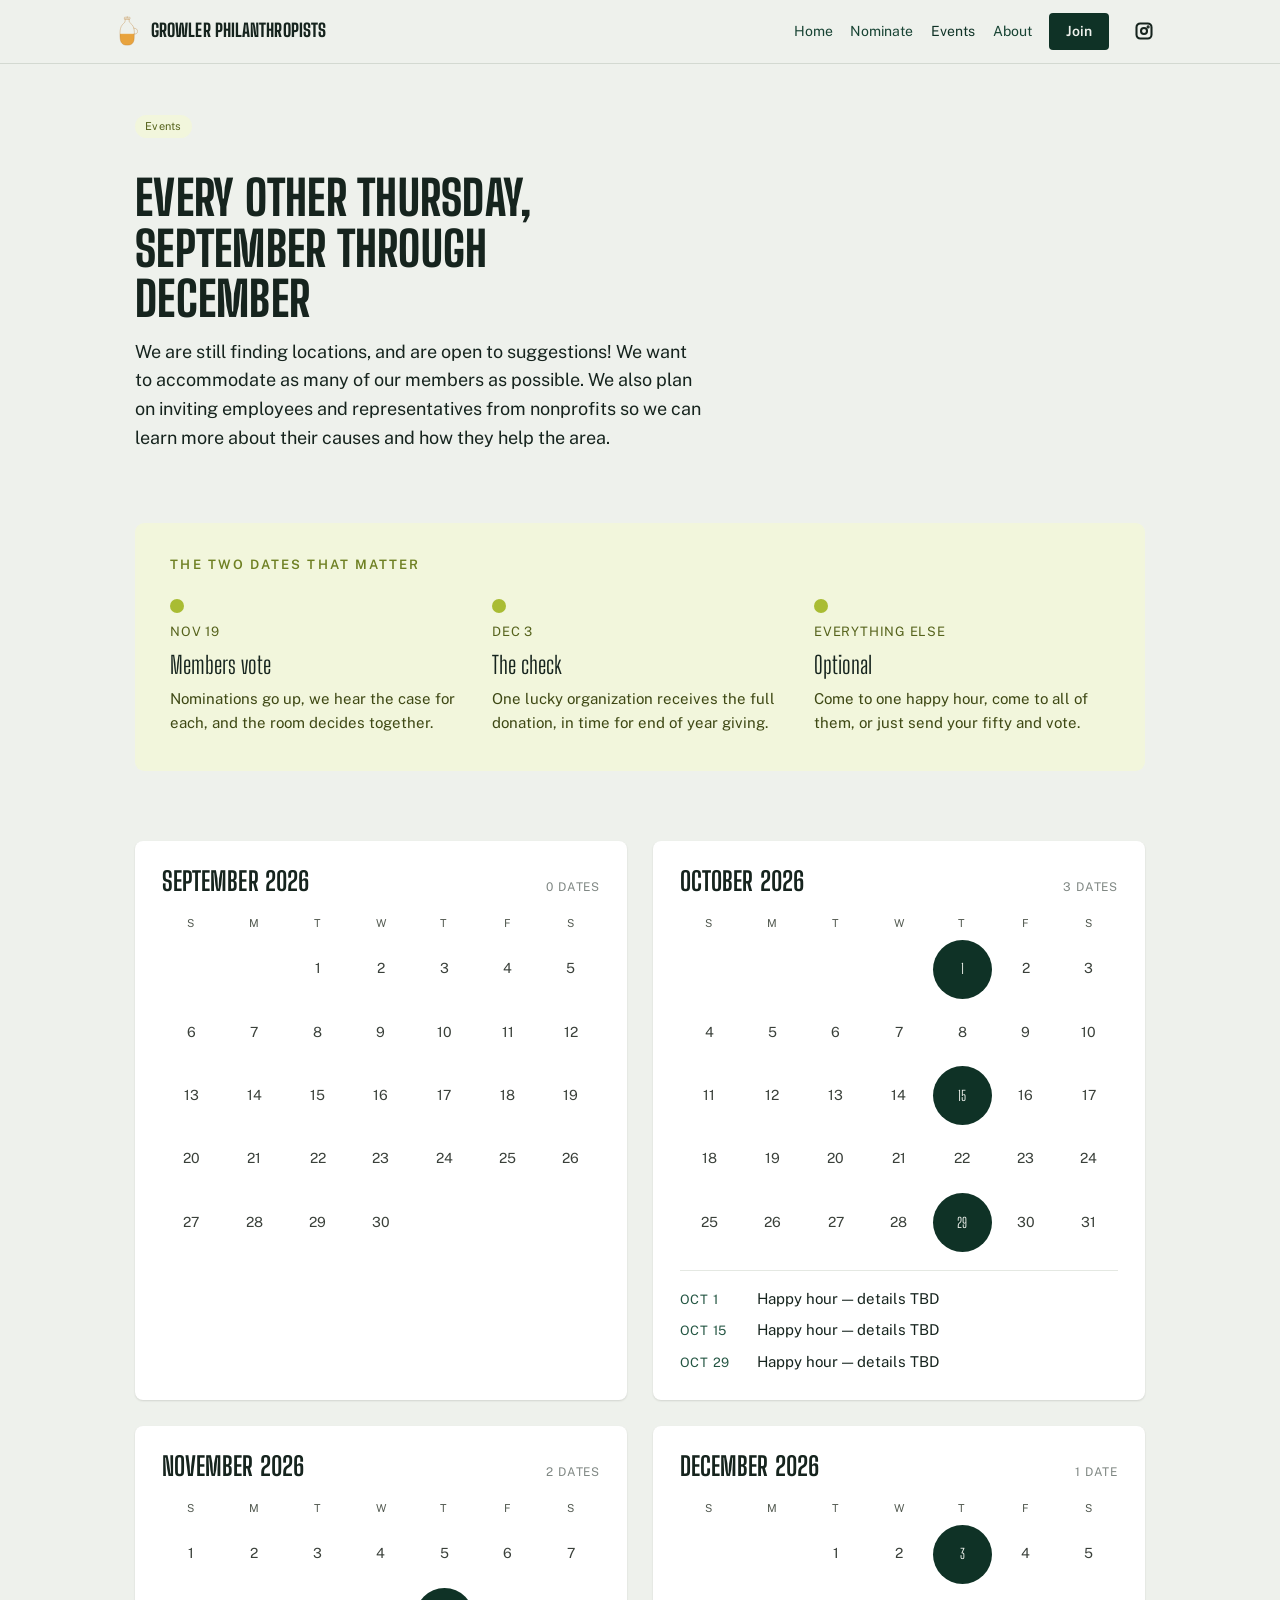
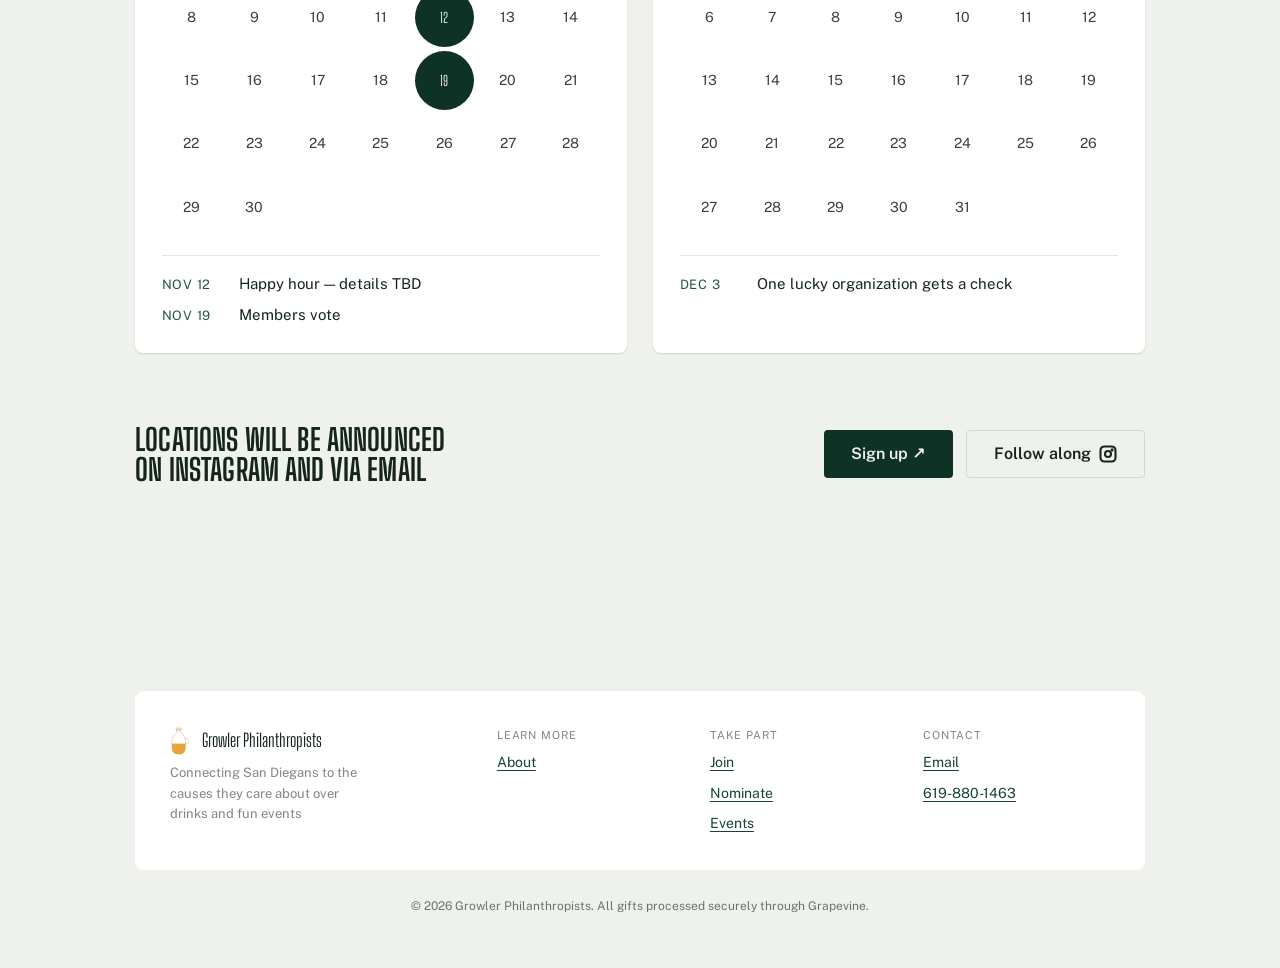
<file: pages/events.html>
<!DOCTYPE html>
<html lang="en">
<head>
  <meta charset="UTF-8">
  <meta name="viewport" content="width=device-width, initial-scale=1">
  <!-- Google Tag Manager -->
  <script>(function(w,d,s,l,i){w[l]=w[l]||[];w[l].push({'gtm.start':
  new Date().getTime(),event:'gtm.js'});var f=d.getElementsByTagName(s)[0],
  j=d.createElement(s),dl=l!='dataLayer'?'&l='+l:'';j.async=true;j.src=
  'https://www.googletagmanager.com/gtm.js?id='+i+dl;f.parentNode.insertBefore(j,f);
  })(window,document,'script','dataLayer','GTM-M829VQW4');</script>
  <!-- End Google Tag Manager -->
  <title>Events | Growler Philanthropists</title>
  <link rel="stylesheet" href="/styles/organic.css">
  <link href="https://fonts.googleapis.com/css2?family=Big+Shoulders+Display:wght@500;600;700;800&family=Public+Sans:wght@400;500;600&display=swap" rel="stylesheet">
  <style>
  :root{
    --color-bg:#EEF1EC; --color-surface:#FFFFFF; --color-text:#16241E; --color-divider:#D3D9D1;
    --font-heading:'Big Shoulders Display', sans-serif;
    --font-body:'Public Sans', system-ui, sans-serif;
    --color-accent:#0F3226; --color-accent-100:#E5EFE9; --color-accent-200:#C8DFD4; --color-accent-300:#A2C7B6;
    --color-accent-400:#74A992; --color-accent-500:#47836B; --color-accent-600:#336B55; --color-accent-700:#235542;
    --color-accent-800:#174333; --color-accent-900:#0F3226;
    --color-accent-2:#C6D63C; --color-accent-2-100:#F2F6DC; --color-accent-2-200:#E4EEB8; --color-accent-2-300:#D3E38C;
    --color-accent-2-400:#C6D63C; --color-accent-2-500:#A9BC33; --color-accent-2-600:#8CA02B; --color-accent-2-700:#6F8023;
    --color-accent-2-800:#55621B; --color-accent-2-900:#3E4814;
    --color-neutral-100:#F4F6F3; --color-neutral-200:#E4E8E2; --color-neutral-300:#CFD5CC; --color-neutral-400:#AEB6AB;
    --color-neutral-500:#8A9287; --color-neutral-600:#6C746A; --color-neutral-700:#535A51; --color-neutral-800:#3A403A;
    --color-neutral-900:#232722;
    --radius-lg:8px;
  }
  body{margin:0;font-family:var(--font-body);overflow-x:hidden}
  *{min-width:0}
  h1,h2,h3,h4,h5,h6,p,li,td,th,a,span,div{overflow-wrap:break-word}
  img,svg{max-width:100%}
  /* events: hide mobile list on desktop */
  .events-mobile-list{display:none}
  @media (max-width:719px){
    h1{font-size:34px !important;line-height:1.02 !important;max-width:none !important}
    h2{font-size:28px !important;line-height:1.05 !important}
    h3{font-size:24px !important}
    /* events: swap calendar grid for flat list */
    .events-calendar-grid{display:none !important}
    .events-key-dates-grid{grid-template-columns:1fr !important}
    .events-mobile-list{display:block;background:var(--color-surface);border-radius:var(--radius-lg);padding:var(--space-6);margin-bottom:calc(var(--space-8) * 2)}
    .events-mobile-month{font-size:11px;letter-spacing:0.08em;text-transform:uppercase;color:var(--color-neutral-600);padding-top:var(--space-4);padding-bottom:var(--space-2)}
    .events-mobile-month:first-child{padding-top:0}
    .events-mobile-row{display:grid;grid-template-columns:60px 1fr;gap:var(--space-3);align-items:baseline;padding:var(--space-3) 0;border-top:1px solid var(--color-neutral-200)}
    .events-mobile-date{font-size:13px;letter-spacing:0.06em;text-transform:uppercase;color:var(--color-accent-700)}
    .events-mobile-title{font-size:15px;line-height:1.5}
    .events-mobile-row--featured .events-mobile-date{color:var(--color-accent)}
    .events-mobile-row--featured .events-mobile-title{font-family:var(--font-heading);font-size:17px;font-weight:700}
  }
  h1,h2,h3,h4,h5,h6,.card-title,.nav-brand{font-family:var(--font-heading);text-transform:uppercase;letter-spacing:0.005em;font-weight:800}
  h1{line-height:0.92}
  h2,h3,.card-title{line-height:1.0;font-weight:700}
  h4,h5{text-transform:none;letter-spacing:0;font-family:var(--font-body);font-weight:600}
  h6{font-family:var(--font-body);font-weight:600;letter-spacing:0.16em}
  .btn{border-radius:4px;font-family:var(--font-body);font-weight:600;letter-spacing:0}
  .card{border-radius:8px}
  a:not(.btn){color:var(--color-accent-800)}
  a:not(.btn):hover{color:var(--color-accent-2-600)}
  .nav a.btn-primary,.btn-primary{color:var(--color-bg)}
  </style>
</head>
<body>
<!-- Google Tag Manager (noscript) -->
<noscript><iframe src="https://www.googletagmanager.com/ns.html?id=GTM-M829VQW4"
height="0" width="0" style="display:none;visibility:hidden"></iframe></noscript>
<!-- End Google Tag Manager (noscript) -->

  <header style="background:var(--color-bg);border-bottom:1px solid var(--color-divider);position:sticky;top:0;z-index:100;">
    <div style="max-width:1080px;margin:0 auto;">
      <div class="nav" style="padding-inline:var(--space-4);">
        <div class="nav-brand" style="display:flex;align-items:center;gap:var(--space-3);white-space:nowrap;flex:none;margin-right:auto;">
          <a href="/" style="display:flex;align-items:center;gap:var(--space-3);text-decoration:none;color:inherit;font-family:var(--font-heading);font-size:18px;">
            <img src="/assets/growler-mark.svg" alt="Growler Philanthropists" style="height:30px;width:auto;display:block;flex:none;">
            Growler Philanthropists
          </a>
        </div>
        <a href="/">Home</a>
        <a href="/vote">Nominate</a>
        <a href="/events" aria-current="page">Events</a>
        <a href="/contact">About</a>
        <a href="https://www.grapevine.org/giving-circle/ZZWhAL2/San-Diego-Giving-Circle" class="btn btn-primary" target="_blank" rel="noopener">Join</a>
        <a href="https://www.instagram.com/growlerfund?igsh=MWJvdWZhem1wZXJ2Nw%3D%3D&amp;utm_source=qr" target="_blank" rel="noopener" class="btn btn-ghost btn-icon" aria-label="Follow along on Instagram">
          <svg width="18" height="18" viewBox="0 0 24 24" fill="none" stroke="currentColor" stroke-width="2.75" stroke-linecap="round" stroke-linejoin="round" aria-hidden="true" style="flex:none"><rect x="2" y="2" width="20" height="20" rx="5"></rect><circle cx="12" cy="12" r="4"></circle><circle cx="17.5" cy="6.5" r="0.75" fill="currentColor"></circle></svg>
        </a>
        <button class="nav-hamburger" aria-label="Open menu" aria-expanded="false" onclick="var m=this.closest('header').querySelector('.nav-mobile');m.classList.toggle('open');this.setAttribute('aria-expanded',m.classList.contains('open'))">
          <svg width="20" height="20" viewBox="0 0 24 24" fill="none" stroke="currentColor" stroke-width="2.5" stroke-linecap="round" aria-hidden="true"><line x1="3" y1="6" x2="21" y2="6"/><line x1="3" y1="12" x2="21" y2="12"/><line x1="3" y1="18" x2="21" y2="18"/></svg>
        </button>
      </div>
      <nav class="nav-mobile">
        <a href="/">Home</a>
        <a href="/vote">Nominate</a>
        <a href="/events">Events</a>
        <a href="/contact">About</a>
        <a href="https://www.instagram.com/growlerfund?igsh=MWJvdWZhem1wZXJ2Nw%3D%3D&amp;utm_source=qr" target="_blank" rel="noopener">Instagram</a>
      </nav>
    </div>
  </header>

  <main>
<div style="max-width:1080px;margin:0 auto;padding:calc(var(--space-8) * 1.4) var(--space-8) calc(var(--space-8) * 2.4)">

  <div style="margin-bottom:calc(var(--space-8) * 2)">
    <span class="tag tag-accent-2" style="margin-bottom:var(--space-4)">Events</span>
    <h1 style="font-size:48px;line-height:1.05;margin:var(--space-4) 0 var(--space-3);max-width:18ch">Every other Thursday, September through December</h1>
    <p style="font-size:18px;line-height:1.6;max-width:52ch;margin:0">We are still finding locations, and are open to suggestions! We want to accommodate as many of our members as possible. We also plan on inviting employees and representatives from nonprofits so we can learn more about their causes and how they help the area.&nbsp;</p>
  </div>

  <div style="background:var(--color-accent-2-100);border-radius:calc(var(--radius-lg) * 1.15);padding:var(--space-8);margin-bottom:calc(var(--space-8) * 2)">
    <h6 style="color:var(--color-accent-2-700);margin-bottom:var(--space-6)">The two dates that matter</h6>
    <div class="events-key-dates-grid" style="display:grid;grid-template-columns:repeat(3,1fr);gap:var(--space-6)">
      <div style="display:flex;flex-direction:column;gap:var(--space-2)">
        <span style="width:14px;height:14px;border-radius:50%;background:var(--color-accent-2-500);display:inline-block"></span>
        <div style="font-size:13px;letter-spacing:0.06em;text-transform:uppercase;color:var(--color-accent-2-800)">Nov 19</div>
        <div style="font-family:var(--font-heading);font-size:24px;line-height:1.15">Members vote</div>
        <p style="font-size:15px;line-height:1.6;margin:0;color:var(--color-accent-2-900)">Nominations go up, we hear the case for each, and the room decides together.</p>
      </div>
      <div style="display:flex;flex-direction:column;gap:var(--space-2)">
        <span style="width:14px;height:14px;border-radius:50%;background:var(--color-accent-2-500);display:inline-block"></span>
        <div style="font-size:13px;letter-spacing:0.06em;text-transform:uppercase;color:var(--color-accent-2-800)">Dec 3</div>
        <div style="font-family:var(--font-heading);font-size:24px;line-height:1.15">The check</div>
        <p style="font-size:15px;line-height:1.6;margin:0;color:var(--color-accent-2-900)">One lucky organization receives the full donation, in time for end of year giving.</p>
      </div>
      <div style="display:flex;flex-direction:column;gap:var(--space-2)">
        <span style="width:14px;height:14px;border-radius:50%;background:var(--color-accent-2-500);display:inline-block"></span>
        <div style="font-size:13px;letter-spacing:0.06em;text-transform:uppercase;color:var(--color-accent-2-800)">Everything else</div>
        <div style="font-family:var(--font-heading);font-size:24px;line-height:1.15">Optional</div>
        <p style="font-size:15px;line-height:1.6;margin:0;color:var(--color-accent-2-900)">Come to one happy hour, come to all of them, or just send your fifty and vote.</p>
      </div>
    </div>
  </div>

  <div class="events-calendar-grid" style="display:grid;grid-template-columns:repeat(2,minmax(0,1fr));gap:var(--space-6);margin-bottom:calc(var(--space-8) * 2)">

    <!-- September 2026: first day index 2 (Tue), 30 days, events: 17 -->
    <div class="card elev-sm" style="padding:var(--space-6);gap:var(--space-4)">
      <div style="display:flex;align-items:baseline;justify-content:space-between;gap:var(--space-3)">
        <div class="card-title" style="font-size:26px;line-height:1.1">September 2026</div>
        <span class="text-muted" style="font-size:12px;letter-spacing:0.08em;text-transform:uppercase">0 dates</span>
      </div>
      <div style="display:grid;grid-template-columns:repeat(7,1fr);gap:4px">
        <div style="font-size:11px;letter-spacing:0.06em;text-transform:uppercase;color:var(--color-neutral-700);text-align:center;padding-bottom:4px">S</div>
        <div style="font-size:11px;letter-spacing:0.06em;text-transform:uppercase;color:var(--color-neutral-700);text-align:center;padding-bottom:4px">M</div>
        <div style="font-size:11px;letter-spacing:0.06em;text-transform:uppercase;color:var(--color-neutral-700);text-align:center;padding-bottom:4px">T</div>
        <div style="font-size:11px;letter-spacing:0.06em;text-transform:uppercase;color:var(--color-neutral-700);text-align:center;padding-bottom:4px">W</div>
        <div style="font-size:11px;letter-spacing:0.06em;text-transform:uppercase;color:var(--color-neutral-700);text-align:center;padding-bottom:4px">T</div>
        <div style="font-size:11px;letter-spacing:0.06em;text-transform:uppercase;color:var(--color-neutral-700);text-align:center;padding-bottom:4px">F</div>
        <div style="font-size:11px;letter-spacing:0.06em;text-transform:uppercase;color:var(--color-neutral-700);text-align:center;padding-bottom:4px">S</div>
        <div style="aspect-ratio:1;display:grid;place-items:center"></div>
        <div style="aspect-ratio:1;display:grid;place-items:center"></div>
        <div style="aspect-ratio:1;display:grid;place-items:center"><div style="font-size:14px;color:var(--color-neutral-800)">1</div></div>
        <div style="aspect-ratio:1;display:grid;place-items:center"><div style="font-size:14px;color:var(--color-neutral-800)">2</div></div>
        <div style="aspect-ratio:1;display:grid;place-items:center"><div style="font-size:14px;color:var(--color-neutral-800)">3</div></div>
        <div style="aspect-ratio:1;display:grid;place-items:center"><div style="font-size:14px;color:var(--color-neutral-800)">4</div></div>
        <div style="aspect-ratio:1;display:grid;place-items:center"><div style="font-size:14px;color:var(--color-neutral-800)">5</div></div>
        <div style="aspect-ratio:1;display:grid;place-items:center"><div style="font-size:14px;color:var(--color-neutral-800)">6</div></div>
        <div style="aspect-ratio:1;display:grid;place-items:center"><div style="font-size:14px;color:var(--color-neutral-800)">7</div></div>
        <div style="aspect-ratio:1;display:grid;place-items:center"><div style="font-size:14px;color:var(--color-neutral-800)">8</div></div>
        <div style="aspect-ratio:1;display:grid;place-items:center"><div style="font-size:14px;color:var(--color-neutral-800)">9</div></div>
        <div style="aspect-ratio:1;display:grid;place-items:center"><div style="font-size:14px;color:var(--color-neutral-800)">10</div></div>
        <div style="aspect-ratio:1;display:grid;place-items:center"><div style="font-size:14px;color:var(--color-neutral-800)">11</div></div>
        <div style="aspect-ratio:1;display:grid;place-items:center"><div style="font-size:14px;color:var(--color-neutral-800)">12</div></div>
        <div style="aspect-ratio:1;display:grid;place-items:center"><div style="font-size:14px;color:var(--color-neutral-800)">13</div></div>
        <div style="aspect-ratio:1;display:grid;place-items:center"><div style="font-size:14px;color:var(--color-neutral-800)">14</div></div>
        <div style="aspect-ratio:1;display:grid;place-items:center"><div style="font-size:14px;color:var(--color-neutral-800)">15</div></div>
        <div style="aspect-ratio:1;display:grid;place-items:center"><div style="font-size:14px;color:var(--color-neutral-800)">16</div></div>
        <div style="aspect-ratio:1;display:grid;place-items:center"><div style="font-size:14px;color:var(--color-neutral-800)">17</div></div>
        <div style="aspect-ratio:1;display:grid;place-items:center"><div style="font-size:14px;color:var(--color-neutral-800)">18</div></div>
        <div style="aspect-ratio:1;display:grid;place-items:center"><div style="font-size:14px;color:var(--color-neutral-800)">19</div></div>
        <div style="aspect-ratio:1;display:grid;place-items:center"><div style="font-size:14px;color:var(--color-neutral-800)">20</div></div>
        <div style="aspect-ratio:1;display:grid;place-items:center"><div style="font-size:14px;color:var(--color-neutral-800)">21</div></div>
        <div style="aspect-ratio:1;display:grid;place-items:center"><div style="font-size:14px;color:var(--color-neutral-800)">22</div></div>
        <div style="aspect-ratio:1;display:grid;place-items:center"><div style="font-size:14px;color:var(--color-neutral-800)">23</div></div>
        <div style="aspect-ratio:1;display:grid;place-items:center"><div style="font-size:14px;color:var(--color-neutral-800)">24</div></div>
        <div style="aspect-ratio:1;display:grid;place-items:center"><div style="font-size:14px;color:var(--color-neutral-800)">25</div></div>
        <div style="aspect-ratio:1;display:grid;place-items:center"><div style="font-size:14px;color:var(--color-neutral-800)">26</div></div>
        <div style="aspect-ratio:1;display:grid;place-items:center"><div style="font-size:14px;color:var(--color-neutral-800)">27</div></div>
        <div style="aspect-ratio:1;display:grid;place-items:center"><div style="font-size:14px;color:var(--color-neutral-800)">28</div></div>
        <div style="aspect-ratio:1;display:grid;place-items:center"><div style="font-size:14px;color:var(--color-neutral-800)">29</div></div>
        <div style="aspect-ratio:1;display:grid;place-items:center"><div style="font-size:14px;color:var(--color-neutral-800)">30</div></div>
      </div>
    </div>

    <!-- October 2026: first day index 4 (Thu), 31 days, events: 1, 15, 29 -->
    <div class="card elev-sm" style="padding:var(--space-6);gap:var(--space-4)">
      <div style="display:flex;align-items:baseline;justify-content:space-between;gap:var(--space-3)">
        <div class="card-title" style="font-size:26px;line-height:1.1">October 2026</div>
        <span class="text-muted" style="font-size:12px;letter-spacing:0.08em;text-transform:uppercase">3 dates</span>
      </div>
      <div style="display:grid;grid-template-columns:repeat(7,1fr);gap:4px">
        <div style="font-size:11px;letter-spacing:0.06em;text-transform:uppercase;color:var(--color-neutral-700);text-align:center;padding-bottom:4px">S</div>
        <div style="font-size:11px;letter-spacing:0.06em;text-transform:uppercase;color:var(--color-neutral-700);text-align:center;padding-bottom:4px">M</div>
        <div style="font-size:11px;letter-spacing:0.06em;text-transform:uppercase;color:var(--color-neutral-700);text-align:center;padding-bottom:4px">T</div>
        <div style="font-size:11px;letter-spacing:0.06em;text-transform:uppercase;color:var(--color-neutral-700);text-align:center;padding-bottom:4px">W</div>
        <div style="font-size:11px;letter-spacing:0.06em;text-transform:uppercase;color:var(--color-neutral-700);text-align:center;padding-bottom:4px">T</div>
        <div style="font-size:11px;letter-spacing:0.06em;text-transform:uppercase;color:var(--color-neutral-700);text-align:center;padding-bottom:4px">F</div>
        <div style="font-size:11px;letter-spacing:0.06em;text-transform:uppercase;color:var(--color-neutral-700);text-align:center;padding-bottom:4px">S</div>
        <div style="aspect-ratio:1;display:grid;place-items:center"></div>
        <div style="aspect-ratio:1;display:grid;place-items:center"></div>
        <div style="aspect-ratio:1;display:grid;place-items:center"></div>
        <div style="aspect-ratio:1;display:grid;place-items:center"></div>
        <div style="aspect-ratio:1;display:grid;place-items:center"><div style="width:100%;height:100%;border-radius:50%;background:var(--color-accent);color:var(--color-bg);display:grid;place-items:center;font-family:var(--font-heading);font-size:14px">1</div></div>
        <div style="aspect-ratio:1;display:grid;place-items:center"><div style="font-size:14px;color:var(--color-neutral-800)">2</div></div>
        <div style="aspect-ratio:1;display:grid;place-items:center"><div style="font-size:14px;color:var(--color-neutral-800)">3</div></div>
        <div style="aspect-ratio:1;display:grid;place-items:center"><div style="font-size:14px;color:var(--color-neutral-800)">4</div></div>
        <div style="aspect-ratio:1;display:grid;place-items:center"><div style="font-size:14px;color:var(--color-neutral-800)">5</div></div>
        <div style="aspect-ratio:1;display:grid;place-items:center"><div style="font-size:14px;color:var(--color-neutral-800)">6</div></div>
        <div style="aspect-ratio:1;display:grid;place-items:center"><div style="font-size:14px;color:var(--color-neutral-800)">7</div></div>
        <div style="aspect-ratio:1;display:grid;place-items:center"><div style="font-size:14px;color:var(--color-neutral-800)">8</div></div>
        <div style="aspect-ratio:1;display:grid;place-items:center"><div style="font-size:14px;color:var(--color-neutral-800)">9</div></div>
        <div style="aspect-ratio:1;display:grid;place-items:center"><div style="font-size:14px;color:var(--color-neutral-800)">10</div></div>
        <div style="aspect-ratio:1;display:grid;place-items:center"><div style="font-size:14px;color:var(--color-neutral-800)">11</div></div>
        <div style="aspect-ratio:1;display:grid;place-items:center"><div style="font-size:14px;color:var(--color-neutral-800)">12</div></div>
        <div style="aspect-ratio:1;display:grid;place-items:center"><div style="font-size:14px;color:var(--color-neutral-800)">13</div></div>
        <div style="aspect-ratio:1;display:grid;place-items:center"><div style="font-size:14px;color:var(--color-neutral-800)">14</div></div>
        <div style="aspect-ratio:1;display:grid;place-items:center"><div style="width:100%;height:100%;border-radius:50%;background:var(--color-accent);color:var(--color-bg);display:grid;place-items:center;font-family:var(--font-heading);font-size:14px">15</div></div>
        <div style="aspect-ratio:1;display:grid;place-items:center"><div style="font-size:14px;color:var(--color-neutral-800)">16</div></div>
        <div style="aspect-ratio:1;display:grid;place-items:center"><div style="font-size:14px;color:var(--color-neutral-800)">17</div></div>
        <div style="aspect-ratio:1;display:grid;place-items:center"><div style="font-size:14px;color:var(--color-neutral-800)">18</div></div>
        <div style="aspect-ratio:1;display:grid;place-items:center"><div style="font-size:14px;color:var(--color-neutral-800)">19</div></div>
        <div style="aspect-ratio:1;display:grid;place-items:center"><div style="font-size:14px;color:var(--color-neutral-800)">20</div></div>
        <div style="aspect-ratio:1;display:grid;place-items:center"><div style="font-size:14px;color:var(--color-neutral-800)">21</div></div>
        <div style="aspect-ratio:1;display:grid;place-items:center"><div style="font-size:14px;color:var(--color-neutral-800)">22</div></div>
        <div style="aspect-ratio:1;display:grid;place-items:center"><div style="font-size:14px;color:var(--color-neutral-800)">23</div></div>
        <div style="aspect-ratio:1;display:grid;place-items:center"><div style="font-size:14px;color:var(--color-neutral-800)">24</div></div>
        <div style="aspect-ratio:1;display:grid;place-items:center"><div style="font-size:14px;color:var(--color-neutral-800)">25</div></div>
        <div style="aspect-ratio:1;display:grid;place-items:center"><div style="font-size:14px;color:var(--color-neutral-800)">26</div></div>
        <div style="aspect-ratio:1;display:grid;place-items:center"><div style="font-size:14px;color:var(--color-neutral-800)">27</div></div>
        <div style="aspect-ratio:1;display:grid;place-items:center"><div style="font-size:14px;color:var(--color-neutral-800)">28</div></div>
        <div style="aspect-ratio:1;display:grid;place-items:center"><div style="width:100%;height:100%;border-radius:50%;background:var(--color-accent);color:var(--color-bg);display:grid;place-items:center;font-family:var(--font-heading);font-size:14px">29</div></div>
        <div style="aspect-ratio:1;display:grid;place-items:center"><div style="font-size:14px;color:var(--color-neutral-800)">30</div></div>
        <div style="aspect-ratio:1;display:grid;place-items:center"><div style="font-size:14px;color:var(--color-neutral-800)">31</div></div>
      </div>
      <div style="display:flex;flex-direction:column;gap:var(--space-2);border-top:1px solid var(--color-neutral-200);padding-top:var(--space-4)">
        <div style="display:grid;grid-template-columns:64px 1fr;gap:var(--space-3);align-items:baseline">
          <div style="font-size:13px;letter-spacing:0.06em;text-transform:uppercase;color:var(--color-accent-700)">Oct 1</div>
          <div style="font-size:15px;line-height:1.5">Happy hour — details TBD</div>
        </div>
        <div style="display:grid;grid-template-columns:64px 1fr;gap:var(--space-3);align-items:baseline">
          <div style="font-size:13px;letter-spacing:0.06em;text-transform:uppercase;color:var(--color-accent-700)">Oct 15</div>
          <div style="font-size:15px;line-height:1.5">Happy hour — details TBD</div>
        </div>
        <div style="display:grid;grid-template-columns:64px 1fr;gap:var(--space-3);align-items:baseline">
          <div style="font-size:13px;letter-spacing:0.06em;text-transform:uppercase;color:var(--color-accent-700)">Oct 29</div>
          <div style="font-size:15px;line-height:1.5">Happy hour — details TBD</div>
        </div>
      </div>
    </div>

    <!-- November 2026: first day index 0 (Sun), 30 days, events: 12, 19 -->
    <div class="card elev-sm" style="padding:var(--space-6);gap:var(--space-4)">
      <div style="display:flex;align-items:baseline;justify-content:space-between;gap:var(--space-3)">
        <div class="card-title" style="font-size:26px;line-height:1.1">November 2026</div>
        <span class="text-muted" style="font-size:12px;letter-spacing:0.08em;text-transform:uppercase">2 dates</span>
      </div>
      <div style="display:grid;grid-template-columns:repeat(7,1fr);gap:4px">
        <div style="font-size:11px;letter-spacing:0.06em;text-transform:uppercase;color:var(--color-neutral-700);text-align:center;padding-bottom:4px">S</div>
        <div style="font-size:11px;letter-spacing:0.06em;text-transform:uppercase;color:var(--color-neutral-700);text-align:center;padding-bottom:4px">M</div>
        <div style="font-size:11px;letter-spacing:0.06em;text-transform:uppercase;color:var(--color-neutral-700);text-align:center;padding-bottom:4px">T</div>
        <div style="font-size:11px;letter-spacing:0.06em;text-transform:uppercase;color:var(--color-neutral-700);text-align:center;padding-bottom:4px">W</div>
        <div style="font-size:11px;letter-spacing:0.06em;text-transform:uppercase;color:var(--color-neutral-700);text-align:center;padding-bottom:4px">T</div>
        <div style="font-size:11px;letter-spacing:0.06em;text-transform:uppercase;color:var(--color-neutral-700);text-align:center;padding-bottom:4px">F</div>
        <div style="font-size:11px;letter-spacing:0.06em;text-transform:uppercase;color:var(--color-neutral-700);text-align:center;padding-bottom:4px">S</div>
        <div style="aspect-ratio:1;display:grid;place-items:center"><div style="font-size:14px;color:var(--color-neutral-800)">1</div></div>
        <div style="aspect-ratio:1;display:grid;place-items:center"><div style="font-size:14px;color:var(--color-neutral-800)">2</div></div>
        <div style="aspect-ratio:1;display:grid;place-items:center"><div style="font-size:14px;color:var(--color-neutral-800)">3</div></div>
        <div style="aspect-ratio:1;display:grid;place-items:center"><div style="font-size:14px;color:var(--color-neutral-800)">4</div></div>
        <div style="aspect-ratio:1;display:grid;place-items:center"><div style="font-size:14px;color:var(--color-neutral-800)">5</div></div>
        <div style="aspect-ratio:1;display:grid;place-items:center"><div style="font-size:14px;color:var(--color-neutral-800)">6</div></div>
        <div style="aspect-ratio:1;display:grid;place-items:center"><div style="font-size:14px;color:var(--color-neutral-800)">7</div></div>
        <div style="aspect-ratio:1;display:grid;place-items:center"><div style="font-size:14px;color:var(--color-neutral-800)">8</div></div>
        <div style="aspect-ratio:1;display:grid;place-items:center"><div style="font-size:14px;color:var(--color-neutral-800)">9</div></div>
        <div style="aspect-ratio:1;display:grid;place-items:center"><div style="font-size:14px;color:var(--color-neutral-800)">10</div></div>
        <div style="aspect-ratio:1;display:grid;place-items:center"><div style="font-size:14px;color:var(--color-neutral-800)">11</div></div>
        <div style="aspect-ratio:1;display:grid;place-items:center"><div style="width:100%;height:100%;border-radius:50%;background:var(--color-accent);color:var(--color-bg);display:grid;place-items:center;font-family:var(--font-heading);font-size:14px">12</div></div>
        <div style="aspect-ratio:1;display:grid;place-items:center"><div style="font-size:14px;color:var(--color-neutral-800)">13</div></div>
        <div style="aspect-ratio:1;display:grid;place-items:center"><div style="font-size:14px;color:var(--color-neutral-800)">14</div></div>
        <div style="aspect-ratio:1;display:grid;place-items:center"><div style="font-size:14px;color:var(--color-neutral-800)">15</div></div>
        <div style="aspect-ratio:1;display:grid;place-items:center"><div style="font-size:14px;color:var(--color-neutral-800)">16</div></div>
        <div style="aspect-ratio:1;display:grid;place-items:center"><div style="font-size:14px;color:var(--color-neutral-800)">17</div></div>
        <div style="aspect-ratio:1;display:grid;place-items:center"><div style="font-size:14px;color:var(--color-neutral-800)">18</div></div>
        <div style="aspect-ratio:1;display:grid;place-items:center"><div style="width:100%;height:100%;border-radius:50%;background:var(--color-accent);color:var(--color-bg);display:grid;place-items:center;font-family:var(--font-heading);font-size:14px">19</div></div>
        <div style="aspect-ratio:1;display:grid;place-items:center"><div style="font-size:14px;color:var(--color-neutral-800)">20</div></div>
        <div style="aspect-ratio:1;display:grid;place-items:center"><div style="font-size:14px;color:var(--color-neutral-800)">21</div></div>
        <div style="aspect-ratio:1;display:grid;place-items:center"><div style="font-size:14px;color:var(--color-neutral-800)">22</div></div>
        <div style="aspect-ratio:1;display:grid;place-items:center"><div style="font-size:14px;color:var(--color-neutral-800)">23</div></div>
        <div style="aspect-ratio:1;display:grid;place-items:center"><div style="font-size:14px;color:var(--color-neutral-800)">24</div></div>
        <div style="aspect-ratio:1;display:grid;place-items:center"><div style="font-size:14px;color:var(--color-neutral-800)">25</div></div>
        <div style="aspect-ratio:1;display:grid;place-items:center"><div style="font-size:14px;color:var(--color-neutral-800)">26</div></div>
        <div style="aspect-ratio:1;display:grid;place-items:center"><div style="font-size:14px;color:var(--color-neutral-800)">27</div></div>
        <div style="aspect-ratio:1;display:grid;place-items:center"><div style="font-size:14px;color:var(--color-neutral-800)">28</div></div>
        <div style="aspect-ratio:1;display:grid;place-items:center"><div style="font-size:14px;color:var(--color-neutral-800)">29</div></div>
        <div style="aspect-ratio:1;display:grid;place-items:center"><div style="font-size:14px;color:var(--color-neutral-800)">30</div></div>
      </div>
      <div style="display:flex;flex-direction:column;gap:var(--space-2);border-top:1px solid var(--color-neutral-200);padding-top:var(--space-4)">
        <div style="display:grid;grid-template-columns:64px 1fr;gap:var(--space-3);align-items:baseline">
          <div style="font-size:13px;letter-spacing:0.06em;text-transform:uppercase;color:var(--color-accent-700)">Nov 12</div>
          <div style="font-size:15px;line-height:1.5">Happy hour — details TBD</div>
        </div>
        <div style="display:grid;grid-template-columns:64px 1fr;gap:var(--space-3);align-items:baseline">
          <div style="font-size:13px;letter-spacing:0.06em;text-transform:uppercase;color:var(--color-accent-700)">Nov 19</div>
          <div style="font-size:15px;line-height:1.5">Members vote</div>
        </div>
      </div>
    </div>

    <!-- December 2026: first day index 2 (Tue), 31 days, events: 3 -->
    <div class="card elev-sm" style="padding:var(--space-6);gap:var(--space-4)">
      <div style="display:flex;align-items:baseline;justify-content:space-between;gap:var(--space-3)">
        <div class="card-title" style="font-size:26px;line-height:1.1">December 2026</div>
        <span class="text-muted" style="font-size:12px;letter-spacing:0.08em;text-transform:uppercase">1 date</span>
      </div>
      <div style="display:grid;grid-template-columns:repeat(7,1fr);gap:4px">
        <div style="font-size:11px;letter-spacing:0.06em;text-transform:uppercase;color:var(--color-neutral-700);text-align:center;padding-bottom:4px">S</div>
        <div style="font-size:11px;letter-spacing:0.06em;text-transform:uppercase;color:var(--color-neutral-700);text-align:center;padding-bottom:4px">M</div>
        <div style="font-size:11px;letter-spacing:0.06em;text-transform:uppercase;color:var(--color-neutral-700);text-align:center;padding-bottom:4px">T</div>
        <div style="font-size:11px;letter-spacing:0.06em;text-transform:uppercase;color:var(--color-neutral-700);text-align:center;padding-bottom:4px">W</div>
        <div style="font-size:11px;letter-spacing:0.06em;text-transform:uppercase;color:var(--color-neutral-700);text-align:center;padding-bottom:4px">T</div>
        <div style="font-size:11px;letter-spacing:0.06em;text-transform:uppercase;color:var(--color-neutral-700);text-align:center;padding-bottom:4px">F</div>
        <div style="font-size:11px;letter-spacing:0.06em;text-transform:uppercase;color:var(--color-neutral-700);text-align:center;padding-bottom:4px">S</div>
        <div style="aspect-ratio:1;display:grid;place-items:center"></div>
        <div style="aspect-ratio:1;display:grid;place-items:center"></div>
        <div style="aspect-ratio:1;display:grid;place-items:center"><div style="font-size:14px;color:var(--color-neutral-800)">1</div></div>
        <div style="aspect-ratio:1;display:grid;place-items:center"><div style="font-size:14px;color:var(--color-neutral-800)">2</div></div>
        <div style="aspect-ratio:1;display:grid;place-items:center"><div style="width:100%;height:100%;border-radius:50%;background:var(--color-accent);color:var(--color-bg);display:grid;place-items:center;font-family:var(--font-heading);font-size:14px">3</div></div>
        <div style="aspect-ratio:1;display:grid;place-items:center"><div style="font-size:14px;color:var(--color-neutral-800)">4</div></div>
        <div style="aspect-ratio:1;display:grid;place-items:center"><div style="font-size:14px;color:var(--color-neutral-800)">5</div></div>
        <div style="aspect-ratio:1;display:grid;place-items:center"><div style="font-size:14px;color:var(--color-neutral-800)">6</div></div>
        <div style="aspect-ratio:1;display:grid;place-items:center"><div style="font-size:14px;color:var(--color-neutral-800)">7</div></div>
        <div style="aspect-ratio:1;display:grid;place-items:center"><div style="font-size:14px;color:var(--color-neutral-800)">8</div></div>
        <div style="aspect-ratio:1;display:grid;place-items:center"><div style="font-size:14px;color:var(--color-neutral-800)">9</div></div>
        <div style="aspect-ratio:1;display:grid;place-items:center"><div style="font-size:14px;color:var(--color-neutral-800)">10</div></div>
        <div style="aspect-ratio:1;display:grid;place-items:center"><div style="font-size:14px;color:var(--color-neutral-800)">11</div></div>
        <div style="aspect-ratio:1;display:grid;place-items:center"><div style="font-size:14px;color:var(--color-neutral-800)">12</div></div>
        <div style="aspect-ratio:1;display:grid;place-items:center"><div style="font-size:14px;color:var(--color-neutral-800)">13</div></div>
        <div style="aspect-ratio:1;display:grid;place-items:center"><div style="font-size:14px;color:var(--color-neutral-800)">14</div></div>
        <div style="aspect-ratio:1;display:grid;place-items:center"><div style="font-size:14px;color:var(--color-neutral-800)">15</div></div>
        <div style="aspect-ratio:1;display:grid;place-items:center"><div style="font-size:14px;color:var(--color-neutral-800)">16</div></div>
        <div style="aspect-ratio:1;display:grid;place-items:center"><div style="font-size:14px;color:var(--color-neutral-800)">17</div></div>
        <div style="aspect-ratio:1;display:grid;place-items:center"><div style="font-size:14px;color:var(--color-neutral-800)">18</div></div>
        <div style="aspect-ratio:1;display:grid;place-items:center"><div style="font-size:14px;color:var(--color-neutral-800)">19</div></div>
        <div style="aspect-ratio:1;display:grid;place-items:center"><div style="font-size:14px;color:var(--color-neutral-800)">20</div></div>
        <div style="aspect-ratio:1;display:grid;place-items:center"><div style="font-size:14px;color:var(--color-neutral-800)">21</div></div>
        <div style="aspect-ratio:1;display:grid;place-items:center"><div style="font-size:14px;color:var(--color-neutral-800)">22</div></div>
        <div style="aspect-ratio:1;display:grid;place-items:center"><div style="font-size:14px;color:var(--color-neutral-800)">23</div></div>
        <div style="aspect-ratio:1;display:grid;place-items:center"><div style="font-size:14px;color:var(--color-neutral-800)">24</div></div>
        <div style="aspect-ratio:1;display:grid;place-items:center"><div style="font-size:14px;color:var(--color-neutral-800)">25</div></div>
        <div style="aspect-ratio:1;display:grid;place-items:center"><div style="font-size:14px;color:var(--color-neutral-800)">26</div></div>
        <div style="aspect-ratio:1;display:grid;place-items:center"><div style="font-size:14px;color:var(--color-neutral-800)">27</div></div>
        <div style="aspect-ratio:1;display:grid;place-items:center"><div style="font-size:14px;color:var(--color-neutral-800)">28</div></div>
        <div style="aspect-ratio:1;display:grid;place-items:center"><div style="font-size:14px;color:var(--color-neutral-800)">29</div></div>
        <div style="aspect-ratio:1;display:grid;place-items:center"><div style="font-size:14px;color:var(--color-neutral-800)">30</div></div>
        <div style="aspect-ratio:1;display:grid;place-items:center"><div style="font-size:14px;color:var(--color-neutral-800)">31</div></div>
      </div>
      <div style="display:flex;flex-direction:column;gap:var(--space-2);border-top:1px solid var(--color-neutral-200);padding-top:var(--space-4)">
        <div style="display:grid;grid-template-columns:64px 1fr;gap:var(--space-3);align-items:baseline">
          <div style="font-size:13px;letter-spacing:0.06em;text-transform:uppercase;color:var(--color-accent-700)">Dec 3</div>
          <div style="font-size:15px;line-height:1.5">One lucky organization gets a check</div>
        </div>
      </div>
    </div>

  </div>

  <!-- Mobile-only flat event list -->
  <div class="events-mobile-list">
    <div class="events-mobile-month">October</div>
    <div class="events-mobile-row">
      <div class="events-mobile-date">Oct 1</div>
      <div class="events-mobile-title">Happy hour — details TBD</div>
    </div>
    <div class="events-mobile-row">
      <div class="events-mobile-date">Oct 15</div>
      <div class="events-mobile-title">Happy hour — details TBD</div>
    </div>
    <div class="events-mobile-row">
      <div class="events-mobile-date">Oct 29</div>
      <div class="events-mobile-title">Happy hour — details TBD</div>
    </div>
    <div class="events-mobile-month">November</div>
    <div class="events-mobile-row">
      <div class="events-mobile-date">Nov 12</div>
      <div class="events-mobile-title">Happy hour — details TBD</div>
    </div>
    <div class="events-mobile-row events-mobile-row--featured">
      <div class="events-mobile-date">Nov 19</div>
      <div class="events-mobile-title">Members vote</div>
    </div>
    <div class="events-mobile-month">December</div>
    <div class="events-mobile-row events-mobile-row--featured">
      <div class="events-mobile-date">Dec 3</div>
      <div class="events-mobile-title">One lucky organization gets a check</div>
    </div>
  </div>

  <div style="display:flex;align-items:center;justify-content:space-between;gap:var(--space-6);flex-wrap:wrap;margin-bottom:calc(var(--space-8) * 2)">
    <h3 style="font-size:30px;margin:0;max-width:24ch">Locations will be announced on Instagram and via email</h3>
    <div style="display:flex;gap:var(--space-3)">
      <a href="https://www.grapevine.org/giving-circle/ZZWhAL2/San-Diego-Giving-Circle" target="_blank" rel="noopener" class="btn btn-primary" style="font-size:16px;padding:var(--space-3) var(--space-6)">Sign up ↗</a>
      <a href="https://www.instagram.com/growlerfund?igsh=MWJvdWZhem1wZXJ2Nw&amp;utm_source=qr" target="_blank" rel="noopener" class="btn btn-secondary" style="font-size:16px;padding:var(--space-3) var(--space-6);display:inline-flex;align-items:center;gap:var(--space-2)">Follow along <svg width="18" height="18" viewBox="0 0 24 24" fill="none" stroke="currentColor" stroke-width="2.75" stroke-linecap="round" stroke-linejoin="round" aria-hidden="true" style="flex:none"><rect x="2" y="2" width="20" height="20" rx="5"></rect><circle cx="12" cy="12" r="4"></circle><circle cx="17.5" cy="6.5" r="0.75" fill="currentColor"></circle></svg></a>
    </div>
  </div>

</div>
  </main>

  <footer style="padding-block:calc(var(--space-8) * 1.5);">
    <div style="max-width:1080px;margin:0 auto;padding-inline:var(--space-8);">
      <div class="footer-grid" style="background:var(--color-surface);border-radius:calc(var(--radius-lg) * 1.15);padding:var(--space-8);display:grid;grid-template-columns:minmax(300px,1.4fr) repeat(3,minmax(0,1fr));gap:var(--space-6)">
        <div>
          <div style="display:flex;align-items:center;gap:var(--space-3);font-family:var(--font-heading);font-size:18px;margin-bottom:var(--space-2)">
            <img src="/assets/growler-mark.svg" alt="Growler Philanthropists" style="height:28px;width:auto;display:block;flex:none;">
            Growler Philanthropists
          </div>
          <p class="text-muted" style="font-size:13px;margin:0;max-width:26ch">Connecting San Diegans to the causes they care about over drinks and fun events</p>
        </div>
        <div style="display:flex;flex-direction:column;gap:var(--space-2);font-size:14px">
          <span class="text-muted" style="font-size:11px;letter-spacing:0.08em;text-transform:uppercase">Learn More</span>
          <a href="/contact">About</a>
        </div>
        <div style="display:flex;flex-direction:column;gap:var(--space-2);font-size:14px">
          <span class="text-muted" style="font-size:11px;letter-spacing:0.08em;text-transform:uppercase">Take part</span>
          <a href="https://www.grapevine.org/giving-circle/ZZWhAL2/San-Diego-Giving-Circle" target="_blank" rel="noopener">Join</a>
          <a href="/vote">Nominate</a>
          <a href="/events">Events</a>
        </div>
        <div style="display:flex;flex-direction:column;gap:var(--space-2);font-size:14px">
          <span class="text-muted" style="font-size:11px;letter-spacing:0.08em;text-transform:uppercase">Contact</span>
          <a href="mailto:charlie@charliecsmith.com">Email</a>
          <a href="tel:+16198801463">619-880-1463</a>
        </div>
      </div>
      <p style="font-size:12px;color:var(--color-neutral-600);text-align:center;margin-top:var(--space-6);margin-bottom:0;">© 2026 Growler Philanthropists. All gifts processed securely through Grapevine.</p>
    </div>
  </footer>

</body>
</html>
</file>
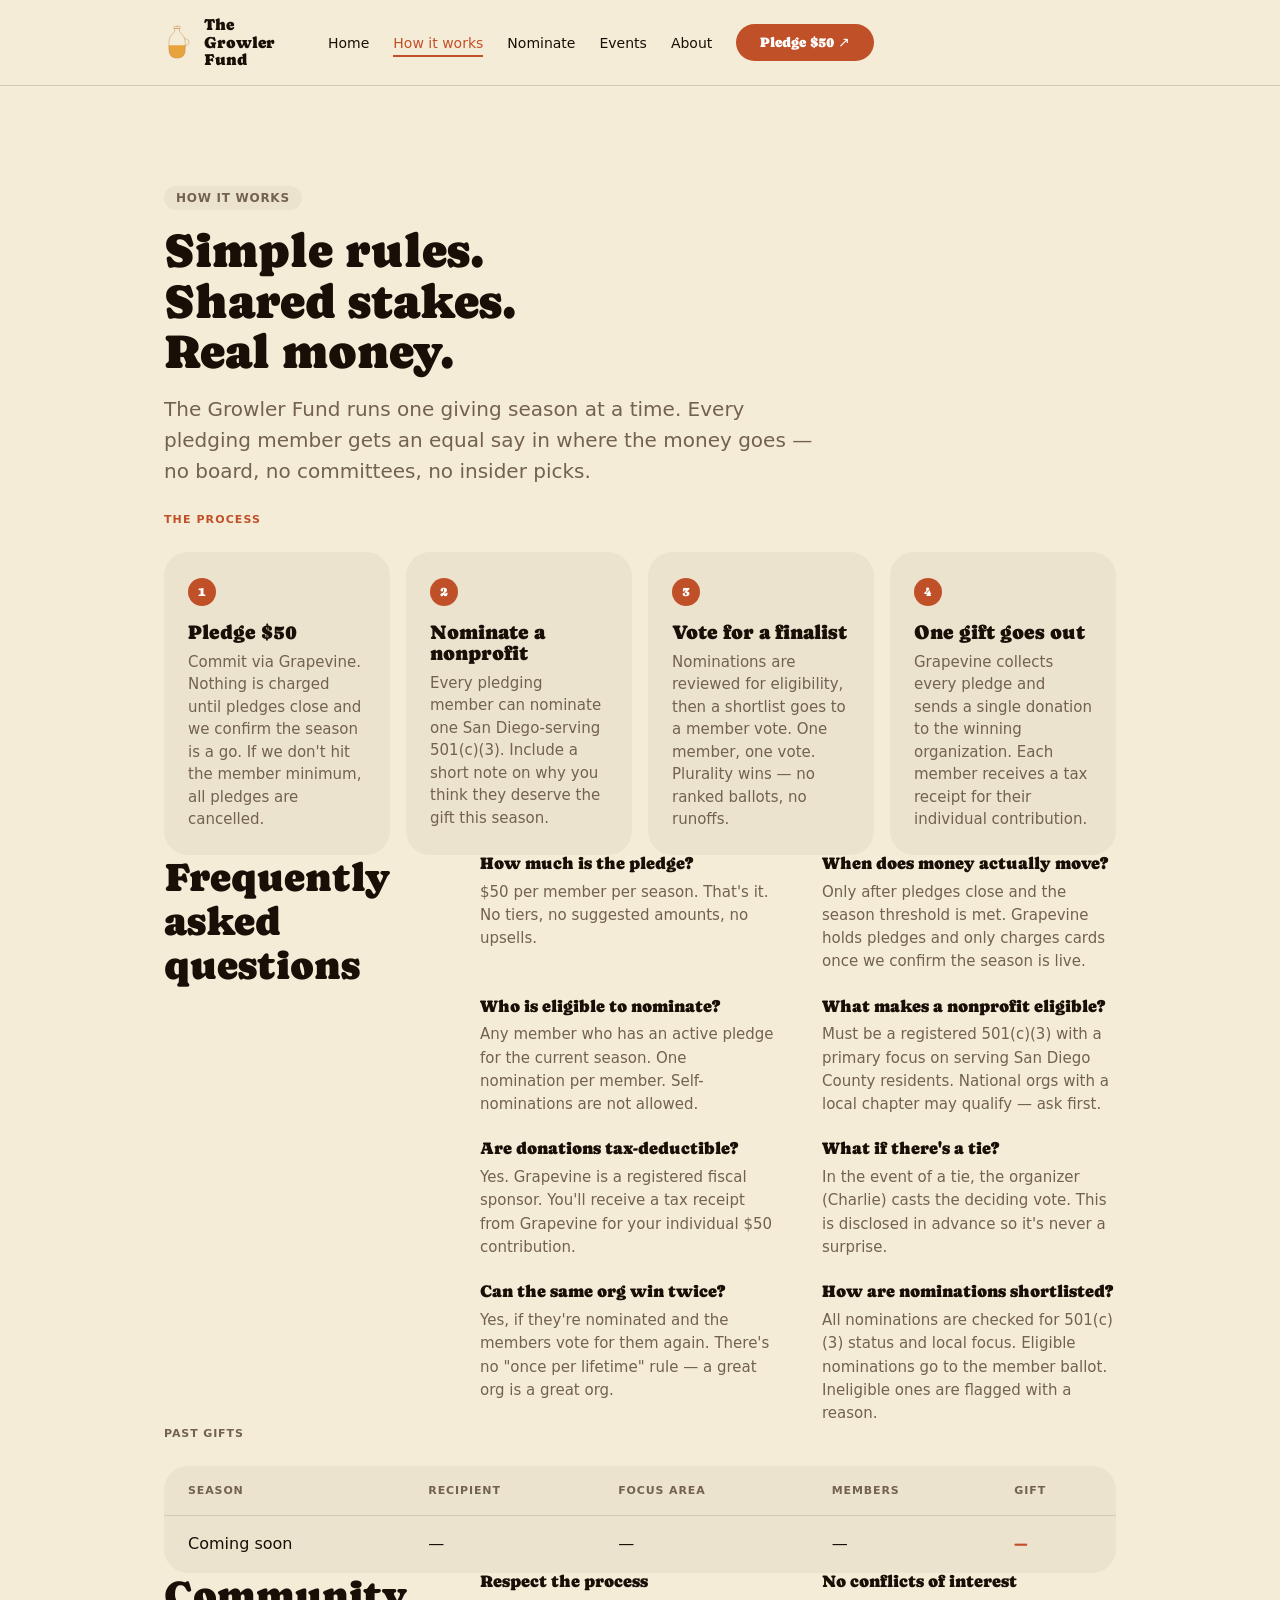
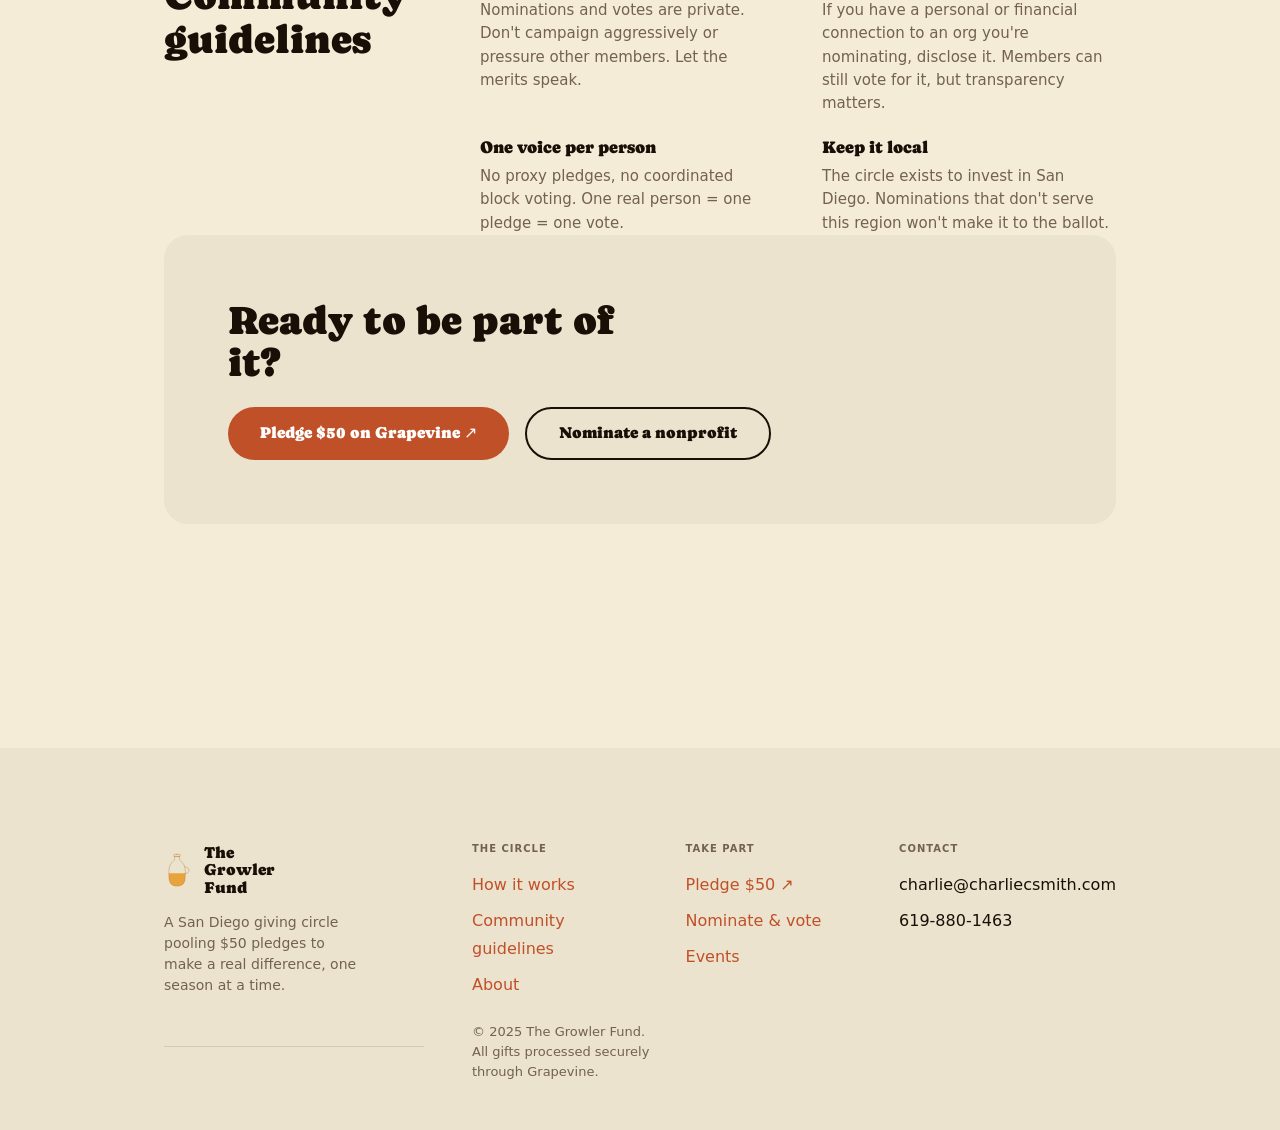
<file: pages/how-it-works-faq.html>
<!DOCTYPE html>
<html lang="en">
<head>
  <meta charset="UTF-8">
  <meta name="viewport" content="width=device-width, initial-scale=1">
  <title>How It Works &amp; FAQ | The Growler Fund</title>
  <meta name="description" content="Learn how The Growler Fund works — the pledge process, nomination rules, voting, and community guidelines.">
  <link rel="stylesheet" href="/styles/shared.css">
</head>
<body>

  <header class="site-header">
    <div class="container">
      <a href="/" class="site-logo">
        <img src="/assets/growler-mark.svg" alt="" class="site-logo-mark">
        <span class="site-logo-name">The Growler Fund</span>
      </a>
      <nav aria-label="Primary">
        <ul class="site-nav">
          <li><a href="/">Home</a></li>
          <li><a href="/how-it-works-faq" aria-current="page">How it works</a></li>
          <li><a href="/vote">Nominate</a></li>
          <li><a href="/events">Events</a></li>
          <li><a href="/contact">About</a></li>
        </ul>
      </nav>
      <a href="https://www.grapevine.org/giving-circle/ZZWhAL2/San-Diego-Giving-Circle"
         class="btn-primary"
         target="_blank" rel="noopener">Pledge $50 ↗</a>
    </div>
  </header>

  <main class="page-content">
    <div class="container">

      <!-- Block A: Page head -->
      <section class="block-head">
        <span class="kicker">How it works</span>
        <div class="block-head-inner no-motif">
          <div class="block-head-copy">
            <h1 class="md">Simple rules.<br>Shared stakes.<br>Real money.</h1>
            <p class="block-head-intro">
              The Growler Fund runs one giving season at a time. Every pledging member
              gets an equal say in where the money goes — no board, no committees, no insider picks.
            </p>
          </div>
        </div>
      </section>

      <!-- Block B: The four steps in detail -->
      <section class="block-steps">
        <p class="block-steps-label">The process</p>
        <div class="steps-grid">
          <div class="step-card">
            <span class="step-num">1</span>
            <h3>Pledge $50</h3>
            <p>Commit via Grapevine. Nothing is charged until pledges close and we confirm the season is a go. If we don't hit the member minimum, all pledges are cancelled.</p>
          </div>
          <div class="step-card">
            <span class="step-num">2</span>
            <h3>Nominate a nonprofit</h3>
            <p>Every pledging member can nominate one San Diego-serving 501(c)(3). Include a short note on why you think they deserve the gift this season.</p>
          </div>
          <div class="step-card">
            <span class="step-num">3</span>
            <h3>Vote for a finalist</h3>
            <p>Nominations are reviewed for eligibility, then a shortlist goes to a member vote. One member, one vote. Plurality wins — no ranked ballots, no runoffs.</p>
          </div>
          <div class="step-card">
            <span class="step-num">4</span>
            <h3>One gift goes out</h3>
            <p>Grapevine collects every pledge and sends a single donation to the winning organization. Each member receives a tax receipt for their individual contribution.</p>
          </div>
        </div>
      </section>

      <!-- Block D: Full FAQ -->
      <section class="block-split">
        <div class="block-split-inner">
          <div class="block-split-heading">
            <h2>Frequently asked questions</h2>
          </div>
          <div class="block-split-body">
            <div class="split-item">
              <h4>How much is the pledge?</h4>
              <p>$50 per member per season. That's it. No tiers, no suggested amounts, no upsells.</p>
            </div>
            <div class="split-item">
              <h4>When does money actually move?</h4>
              <p>Only after pledges close and the season threshold is met. Grapevine holds pledges and only charges cards once we confirm the season is live.</p>
            </div>
            <div class="split-item">
              <h4>Who is eligible to nominate?</h4>
              <p>Any member who has an active pledge for the current season. One nomination per member. Self-nominations are not allowed.</p>
            </div>
            <div class="split-item">
              <h4>What makes a nonprofit eligible?</h4>
              <p>Must be a registered 501(c)(3) with a primary focus on serving San Diego County residents. National orgs with a local chapter may qualify — ask first.</p>
            </div>
            <div class="split-item">
              <h4>Are donations tax-deductible?</h4>
              <p>Yes. Grapevine is a registered fiscal sponsor. You'll receive a tax receipt from Grapevine for your individual $50 contribution.</p>
            </div>
            <div class="split-item">
              <h4>What if there's a tie?</h4>
              <p>In the event of a tie, the organizer (Charlie) casts the deciding vote. This is disclosed in advance so it's never a surprise.</p>
            </div>
            <div class="split-item">
              <h4>Can the same org win twice?</h4>
              <p>Yes, if they're nominated and the members vote for them again. There's no "once per lifetime" rule — a great org is a great org.</p>
            </div>
            <div class="split-item">
              <h4>How are nominations shortlisted?</h4>
              <p>All nominations are checked for 501(c)(3) status and local focus. Eligible nominations go to the member ballot. Ineligible ones are flagged with a reason.</p>
            </div>
          </div>
        </div>
      </section>

      <!-- Block E: Past gifts record -->
      <section class="block-records" id="past-gifts">
        <p class="block-records-heading">Past gifts</p>
        <table class="records-table">
          <thead>
            <tr>
              <th>Season</th>
              <th>Recipient</th>
              <th>Focus area</th>
              <th>Members</th>
              <th>Gift</th>
            </tr>
          </thead>
          <tbody>
            <tr>
              <td>Coming soon</td>
              <td class="recipient">—</td>
              <td>—</td>
              <td>—</td>
              <td class="amount">—</td>
            </tr>
          </tbody>
        </table>
      </section>

      <!-- Block D (guidelines) -->
      <section class="block-split" id="guidelines">
        <div class="block-split-inner">
          <div class="block-split-heading">
            <h2>Community guidelines</h2>
          </div>
          <div class="block-split-body">
            <div class="split-item">
              <h4>Respect the process</h4>
              <p>Nominations and votes are private. Don't campaign aggressively or pressure other members. Let the merits speak.</p>
            </div>
            <div class="split-item">
              <h4>No conflicts of interest</h4>
              <p>If you have a personal or financial connection to an org you're nominating, disclose it. Members can still vote for it, but transparency matters.</p>
            </div>
            <div class="split-item">
              <h4>One voice per person</h4>
              <p>No proxy pledges, no coordinated block voting. One real person = one pledge = one vote.</p>
            </div>
            <div class="split-item">
              <h4>Keep it local</h4>
              <p>The circle exists to invest in San Diego. Nominations that don't serve this region won't make it to the ballot.</p>
            </div>
          </div>
        </div>
      </section>

      <!-- Block H: CTA -->
      <section class="block-cta">
        <h2>Ready to be part of it?</h2>
        <div class="block-cta-actions">
          <a href="https://www.grapevine.org/giving-circle/ZZWhAL2/San-Diego-Giving-Circle"
             class="btn-primary"
             target="_blank" rel="noopener">Pledge $50 on Grapevine ↗</a>
          <a href="/vote" class="btn-outline">Nominate a nonprofit</a>
        </div>
      </section>

    </div>
  </main>

  <footer class="site-footer">
    <div class="container">
      <div class="footer-brand">
        <a href="/" class="site-logo">
          <img src="/assets/growler-mark.svg" alt="" class="site-logo-mark">
          <span class="site-logo-name">The Growler Fund</span>
        </a>
        <p>A San Diego giving circle pooling $50 pledges to make a real difference, one season at a time.</p>
      </div>
      <div class="footer-col">
        <h4>The Circle</h4>
        <ul>
          <li><a href="/how-it-works-faq">How it works</a></li>
          <li><a href="/how-it-works-faq#guidelines">Community guidelines</a></li>
          <li><a href="/contact">About</a></li>
        </ul>
      </div>
      <div class="footer-col">
        <h4>Take Part</h4>
        <ul>
          <li><a href="https://www.grapevine.org/giving-circle/ZZWhAL2/San-Diego-Giving-Circle" target="_blank" rel="noopener">Pledge $50 ↗</a></li>
          <li><a href="/vote">Nominate &amp; vote</a></li>
          <li><a href="/events">Events</a></li>
        </ul>
      </div>
      <div class="footer-col">
        <h4>Contact</h4>
        <ul>
          <li><a href="mailto:charlie@charliecsmith.com" class="plain">charlie@charliecsmith.com</a></li>
          <li><a href="tel:6198801463" class="plain">619-880-1463</a></li>
        </ul>
      </div>
    </div>
    <div class="container">
      <hr class="footer-divider">
      <p class="footer-legal">© 2025 The Growler Fund. All gifts processed securely through Grapevine.</p>
    </div>
  </footer>

</body>
</html>
</file>
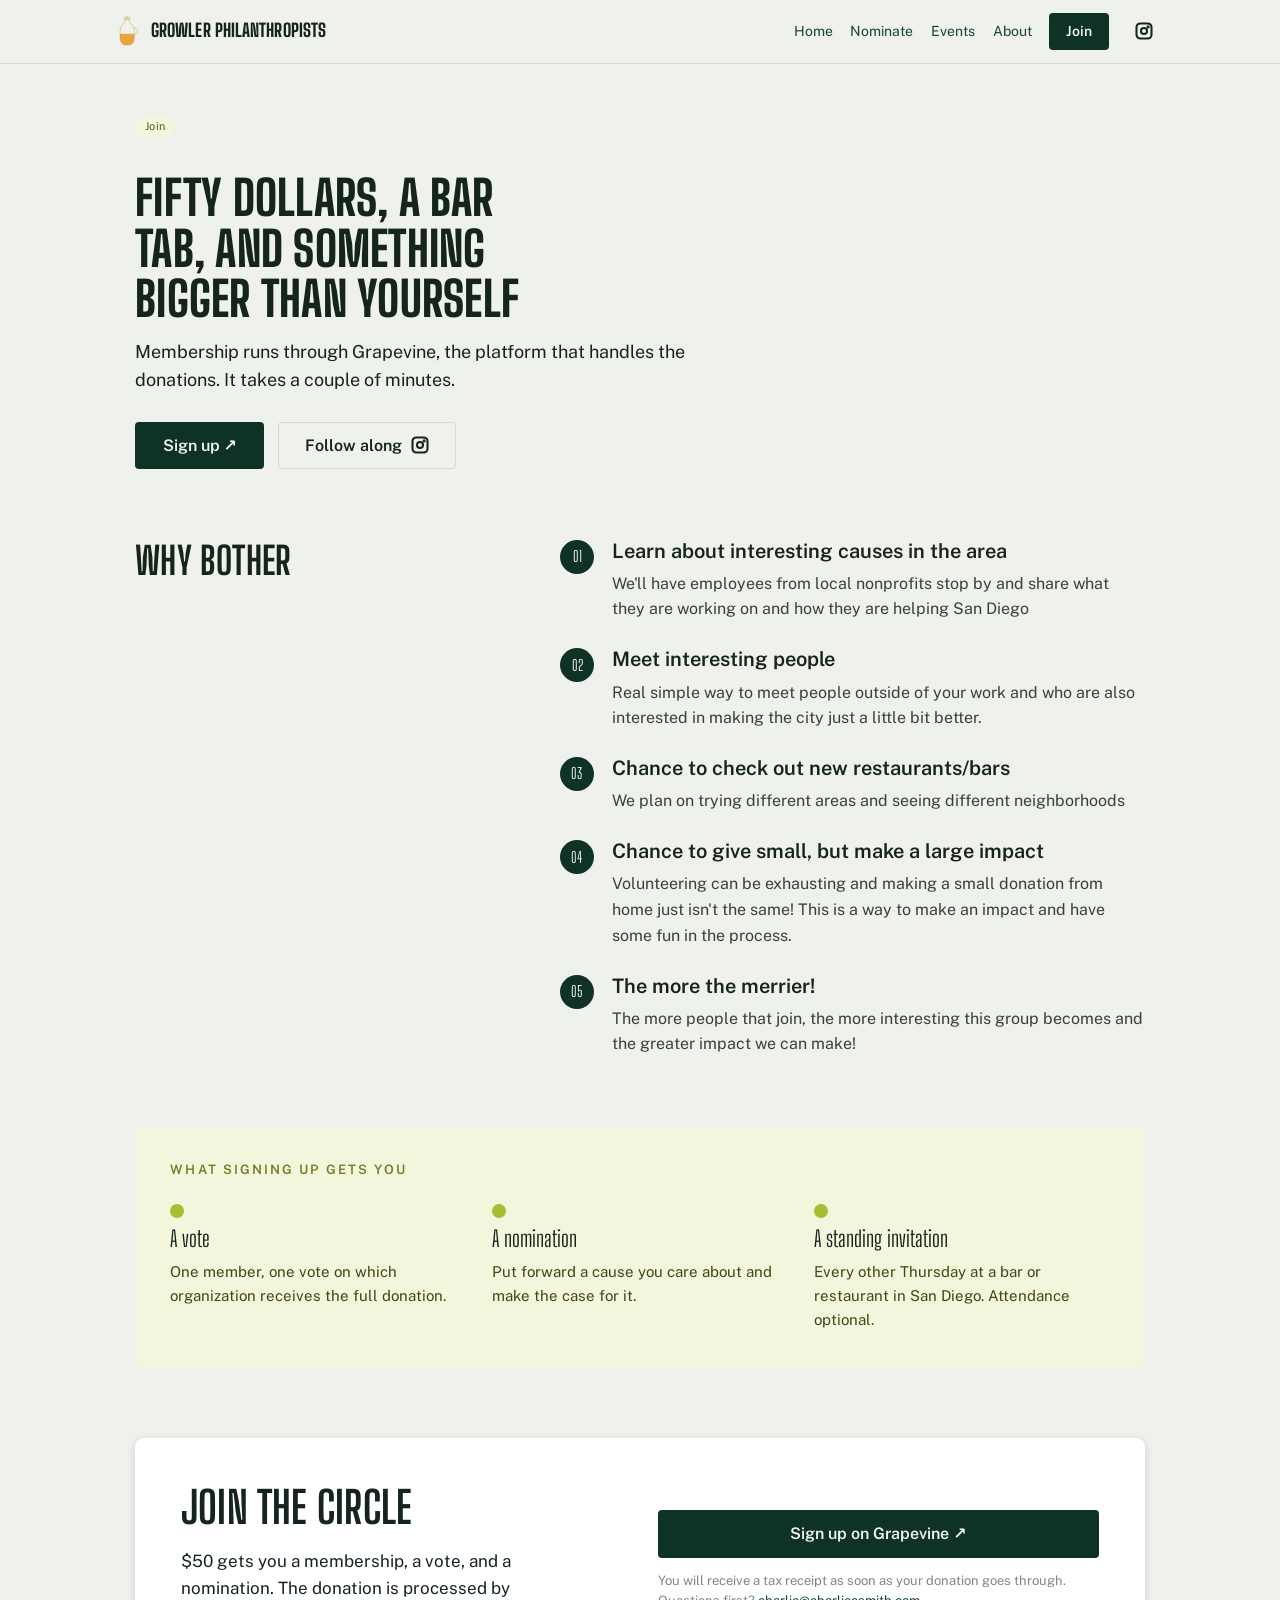
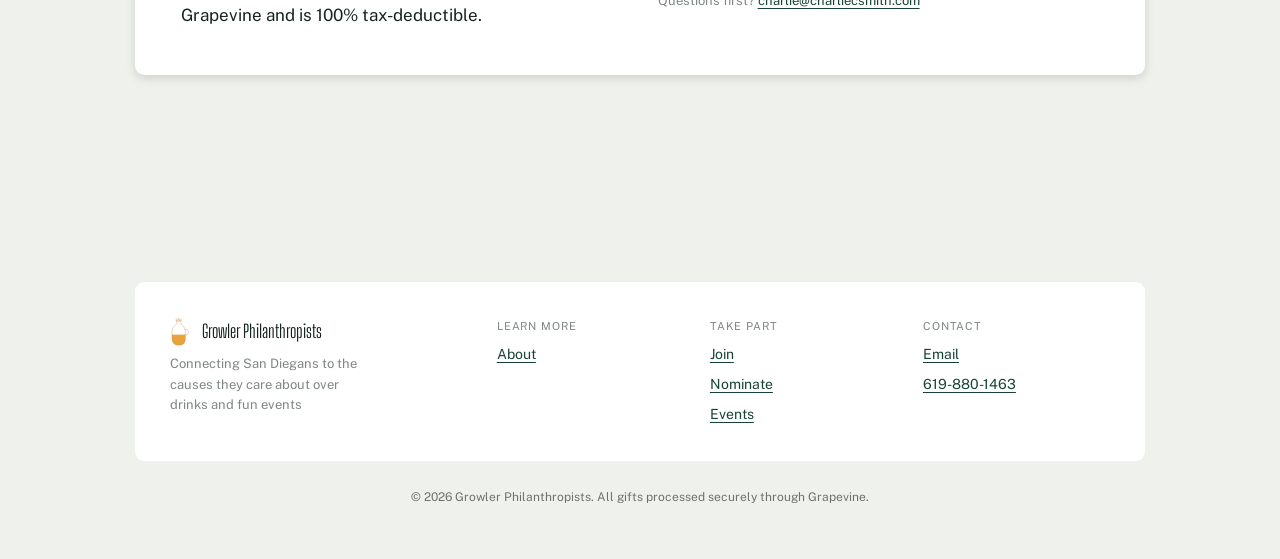
<file: pages/join-donate.html>
<!DOCTYPE html>
<html lang="en">
<head>
  <meta charset="UTF-8">
  <meta name="viewport" content="width=device-width, initial-scale=1">
  <!-- Google Tag Manager -->
  <script>(function(w,d,s,l,i){w[l]=w[l]||[];w[l].push({'gtm.start':
  new Date().getTime(),event:'gtm.js'});var f=d.getElementsByTagName(s)[0],
  j=d.createElement(s),dl=l!='dataLayer'?'&l='+l:'';j.async=true;j.src=
  'https://www.googletagmanager.com/gtm.js?id='+i+dl;f.parentNode.insertBefore(j,f);
  })(window,document,'script','dataLayer','GTM-M829VQW4');</script>
  <!-- End Google Tag Manager -->
  <title>Join | Growler Philanthropists</title>
  <link rel="stylesheet" href="/styles/organic.css">
  <link href="https://fonts.googleapis.com/css2?family=Big+Shoulders+Display:wght@500;600;700;800&family=Public+Sans:wght@400;500;600&display=swap" rel="stylesheet">
  <style>
  :root{
    --color-bg:#EEF1EC; --color-surface:#FFFFFF; --color-text:#16241E; --color-divider:#D3D9D1;
    --font-heading:'Big Shoulders Display', sans-serif;
    --font-body:'Public Sans', system-ui, sans-serif;
    --color-accent:#0F3226; --color-accent-100:#E5EFE9; --color-accent-200:#C8DFD4; --color-accent-300:#A2C7B6;
    --color-accent-400:#74A992; --color-accent-500:#47836B; --color-accent-600:#336B55; --color-accent-700:#235542;
    --color-accent-800:#174333; --color-accent-900:#0F3226;
    --color-accent-2:#C6D63C; --color-accent-2-100:#F2F6DC; --color-accent-2-200:#E4EEB8; --color-accent-2-300:#D3E38C;
    --color-accent-2-400:#C6D63C; --color-accent-2-500:#A9BC33; --color-accent-2-600:#8CA02B; --color-accent-2-700:#6F8023;
    --color-accent-2-800:#55621B; --color-accent-2-900:#3E4814;
    --color-neutral-100:#F4F6F3; --color-neutral-200:#E4E8E2; --color-neutral-300:#CFD5CC; --color-neutral-400:#AEB6AB;
    --color-neutral-500:#8A9287; --color-neutral-600:#6C746A; --color-neutral-700:#535A51; --color-neutral-800:#3A403A;
    --color-neutral-900:#232722;
    --radius-lg:8px;
  }
  body{margin:0;font-family:var(--font-body);overflow-x:hidden}
  *{min-width:0}
  h1,h2,h3,h4,h5,h6,p,li,td,th,a,span,div{overflow-wrap:break-word}
  img,svg{max-width:100%}
  @media (max-width:719px){
    h1{font-size:34px !important;line-height:1.02 !important;max-width:none !important}
    h2{font-size:28px !important;line-height:1.05 !important}
    h3{font-size:24px !important}
  }
  h1,h2,h3,h4,h5,h6,.card-title,.nav-brand{font-family:var(--font-heading);text-transform:uppercase;letter-spacing:0.005em;font-weight:800}
  h1{line-height:0.92}
  h2,h3,.card-title{line-height:1.0;font-weight:700}
  h4,h5{text-transform:none;letter-spacing:0;font-family:var(--font-body);font-weight:600}
  h6{font-family:var(--font-body);font-weight:600;letter-spacing:0.16em}
  .btn{border-radius:4px;font-family:var(--font-body);font-weight:600;letter-spacing:0}
  .card{border-radius:8px}
  a:not(.btn){color:var(--color-accent-800)}
  a:not(.btn):hover{color:var(--color-accent-2-600)}
  .nav a.btn-primary,.btn-primary{color:var(--color-bg)}
  </style>
</head>
<body>
<!-- Google Tag Manager (noscript) -->
<noscript><iframe src="https://www.googletagmanager.com/ns.html?id=GTM-M829VQW4"
height="0" width="0" style="display:none;visibility:hidden"></iframe></noscript>
<!-- End Google Tag Manager (noscript) -->

  <header style="background:var(--color-bg);border-bottom:1px solid var(--color-divider);position:sticky;top:0;z-index:100;">
    <div style="max-width:1080px;margin:0 auto;">
      <div class="nav" style="padding-inline:var(--space-4);">
        <div class="nav-brand" style="display:flex;align-items:center;gap:var(--space-3);white-space:nowrap;flex:none;margin-right:auto;">
          <a href="/" style="display:flex;align-items:center;gap:var(--space-3);text-decoration:none;color:inherit;font-family:var(--font-heading);font-size:18px;">
            <img src="/assets/growler-mark.svg" alt="Growler Philanthropists" style="height:30px;width:auto;display:block;flex:none;">
            Growler Philanthropists
          </a>
        </div>
        <a href="/">Home</a>
        <a href="/vote">Nominate</a>
        <a href="/events">Events</a>
        <a href="/contact">About</a>
        <a href="https://www.grapevine.org/giving-circle/ZZWhAL2/San-Diego-Giving-Circle" class="btn btn-primary" target="_blank" rel="noopener" aria-current="page">Join</a>
        <a href="https://www.instagram.com/growlerfund?igsh=MWJvdWZhem1wZXJ2Nw%3D%3D&amp;utm_source=qr" target="_blank" rel="noopener" class="btn btn-ghost btn-icon" aria-label="Follow along on Instagram">
          <svg width="18" height="18" viewBox="0 0 24 24" fill="none" stroke="currentColor" stroke-width="2.75" stroke-linecap="round" stroke-linejoin="round" aria-hidden="true" style="flex:none"><rect x="2" y="2" width="20" height="20" rx="5"></rect><circle cx="12" cy="12" r="4"></circle><circle cx="17.5" cy="6.5" r="0.75" fill="currentColor"></circle></svg>
        </a>
        <button class="nav-hamburger" aria-label="Open menu" aria-expanded="false" onclick="var m=this.closest('header').querySelector('.nav-mobile');m.classList.toggle('open');this.setAttribute('aria-expanded',m.classList.contains('open'))">
          <svg width="20" height="20" viewBox="0 0 24 24" fill="none" stroke="currentColor" stroke-width="2.5" stroke-linecap="round" aria-hidden="true"><line x1="3" y1="6" x2="21" y2="6"/><line x1="3" y1="12" x2="21" y2="12"/><line x1="3" y1="18" x2="21" y2="18"/></svg>
        </button>
      </div>
      <nav class="nav-mobile">
        <a href="/">Home</a>
        <a href="/vote">Nominate</a>
        <a href="/events">Events</a>
        <a href="/contact">About</a>
        <a href="https://www.instagram.com/growlerfund?igsh=MWJvdWZhem1wZXJ2Nw%3D%3D&amp;utm_source=qr" target="_blank" rel="noopener">Instagram</a>
      </nav>
    </div>
  </header>

  <main>
<div style="max-width:1080px;margin:0 auto;padding:calc(var(--space-8) * 1.4) var(--space-8) calc(var(--space-8) * 2.4)">

  <div style="margin-bottom:calc(var(--space-8) * 2)">
    <span class="tag tag-accent-2" style="margin-bottom:var(--space-4)">Join</span>
    <h1 style="font-size:48px;line-height:1.05;margin:var(--space-4) 0 var(--space-3);max-width:18ch">Fifty dollars, a bar tab, and something bigger than yourself</h1>
    <p style="font-size:18px;line-height:1.6;max-width:52ch;margin:0 0 var(--space-6)">Membership runs through Grapevine, the platform that handles the donations. It takes a couple of minutes.</p>
    <div style="display:flex;gap:var(--space-3);align-items:center;flex-wrap:wrap">
      <a href="https://www.grapevine.org/giving-circle/ZZWhAL2/San-Diego-Giving-Circle" target="_blank" rel="noopener" class="btn btn-primary" style="font-size:16px;padding:var(--space-3) var(--space-6)">Sign up ↗</a>
      <a href="https://www.instagram.com/growlerfund?igsh=MWJvdWZhem1wZXJ2Nw&amp;utm_source=qr" target="_blank" rel="noopener" class="btn btn-secondary" style="font-size:16px;padding:var(--space-3) var(--space-6);display:inline-flex;align-items:center;gap:var(--space-2)">Follow along <svg width="18" height="18" viewBox="0 0 24 24" fill="none" stroke="currentColor" stroke-width="2.75" stroke-linecap="round" stroke-linejoin="round" aria-hidden="true" style="flex:none"><rect x="2" y="2" width="20" height="20" rx="5"></rect><circle cx="12" cy="12" r="4"></circle><circle cx="17.5" cy="6.5" r="0.75" fill="currentColor"></circle></svg></a>
    </div>
  </div>

  <div style="display:grid;grid-template-columns:minmax(0,1fr) minmax(0,1.5fr);gap:var(--space-8);margin-bottom:calc(var(--space-8) * 2);align-items:start">
    <h2 style="font-size:38px;line-height:1.1;margin:0">Why bother</h2>
    <div style="display:flex;flex-direction:column;gap:var(--space-6)">
      <div style="display:grid;grid-template-columns:34px 1fr;gap:var(--space-4);align-items:start">
        <span style="width:34px;height:34px;border-radius:50%;background:var(--color-accent);color:var(--color-bg);display:grid;place-items:center;font-family:var(--font-heading);font-size:15px">01</span>
        <div>
          <h4 style="font-size:20px;margin:0 0 var(--space-2)">Learn about interesting causes in the area</h4>
          <p style="font-size:16px;line-height:1.6;margin:0;color:var(--color-neutral-800);text-wrap:pretty">We'll have employees from local nonprofits stop by and share what they are working on and how they are helping San Diego</p>
        </div>
      </div>
      <div style="display:grid;grid-template-columns:34px 1fr;gap:var(--space-4);align-items:start">
        <span style="width:34px;height:34px;border-radius:50%;background:var(--color-accent);color:var(--color-bg);display:grid;place-items:center;font-family:var(--font-heading);font-size:15px">02</span>
        <div>
          <h4 style="font-size:20px;margin:0 0 var(--space-2)">Meet interesting people</h4>
          <p style="font-size:16px;line-height:1.6;margin:0;color:var(--color-neutral-800);text-wrap:pretty">Real simple way to meet people outside of your work and who are also interested in making the city just a little bit better.&nbsp;</p>
        </div>
      </div>
      <div style="display:grid;grid-template-columns:34px 1fr;gap:var(--space-4);align-items:start">
        <span style="width:34px;height:34px;border-radius:50%;background:var(--color-accent);color:var(--color-bg);display:grid;place-items:center;font-family:var(--font-heading);font-size:15px">03</span>
        <div>
          <h4 style="font-size:20px;margin:0 0 var(--space-2)">Chance to check out new restaurants/bars</h4>
          <p style="font-size:16px;line-height:1.6;margin:0;color:var(--color-neutral-800);text-wrap:pretty">We plan on trying different areas and seeing different neighborhoods</p>
        </div>
      </div>
      <div style="display:grid;grid-template-columns:34px 1fr;gap:var(--space-4);align-items:start">
        <span style="width:34px;height:34px;border-radius:50%;background:var(--color-accent);color:var(--color-bg);display:grid;place-items:center;font-family:var(--font-heading);font-size:15px">04</span>
        <div>
          <h4 style="font-size:20px;margin:0 0 var(--space-2)">Chance to give small, but make a large impact</h4>
          <p style="font-size:16px;line-height:1.6;margin:0;color:var(--color-neutral-800);text-wrap:pretty">Volunteering can be exhausting and making a small donation from home just isn't the same! This is a way to make an impact and have some fun in the process.&nbsp;</p>
        </div>
      </div>
      <div style="display:grid;grid-template-columns:34px 1fr;gap:var(--space-4);align-items:start">
        <span style="width:34px;height:34px;border-radius:50%;background:var(--color-accent);color:var(--color-bg);display:grid;place-items:center;font-family:var(--font-heading);font-size:15px">05</span>
        <div>
          <h4 style="font-size:20px;margin:0 0 var(--space-2)">The more the merrier!</h4>
          <p style="font-size:16px;line-height:1.6;margin:0;color:var(--color-neutral-800);text-wrap:pretty">The more people that join, the more interesting this group becomes and the greater impact we can make!</p>
        </div>
      </div>
    </div>
  </div>

  <div style="background:var(--color-accent-2-100);border-radius:calc(var(--radius-lg) * 1.15);padding:var(--space-8);margin-bottom:calc(var(--space-8) * 2)">
    <h6 style="color:var(--color-accent-2-700);margin-bottom:var(--space-6)">What signing up gets you</h6>
    <div style="display:grid;grid-template-columns:repeat(3,1fr);gap:var(--space-6)">
      <div style="display:flex;flex-direction:column;gap:var(--space-2)">
        <span style="width:14px;height:14px;border-radius:50%;background:var(--color-accent-2-500);display:inline-block"></span>
        <div style="font-family:var(--font-heading);font-size:22px;line-height:1.15">A vote</div>
        <p style="font-size:15px;line-height:1.6;margin:0;color:var(--color-accent-2-900)">One member, one vote on which organization receives the full donation.</p>
      </div>
      <div style="display:flex;flex-direction:column;gap:var(--space-2)">
        <span style="width:14px;height:14px;border-radius:50%;background:var(--color-accent-2-500);display:inline-block"></span>
        <div style="font-family:var(--font-heading);font-size:22px;line-height:1.15">A nomination</div>
        <p style="font-size:15px;line-height:1.6;margin:0;color:var(--color-accent-2-900)">Put forward a cause you care about and make the case for it.</p>
      </div>
      <div style="display:flex;flex-direction:column;gap:var(--space-2)">
        <span style="width:14px;height:14px;border-radius:50%;background:var(--color-accent-2-500);display:inline-block"></span>
        <div style="font-family:var(--font-heading);font-size:22px;line-height:1.15">A standing invitation</div>
        <p style="font-size:15px;line-height:1.6;margin:0;color:var(--color-accent-2-900)">Every other Thursday at a bar or restaurant in San Diego. Attendance optional.</p>
      </div>
    </div>
  </div>

  <div style="background:var(--color-surface);border-radius:calc(var(--radius-lg) * 1.15);padding:calc(var(--space-8) * 1.3);box-shadow:var(--shadow-md);display:grid;grid-template-columns:minmax(0,1fr) minmax(0,1fr);gap:var(--space-8);align-items:center;margin-bottom:calc(var(--space-8) * 2)">
    <div>
      <h2 style="font-size:44px;line-height:1.05;margin-bottom:var(--space-4)">Join the circle</h2>
      <p style="font-size:17px;line-height:1.6;margin:0;max-width:40ch;text-wrap:pretty">$50 gets you a membership, a vote, and a nomination. The donation is processed by Grapevine and is 100% tax-deductible.</p>
    </div>
    <div style="display:flex;flex-direction:column;gap:var(--space-3);align-items:flex-start">
      <a href="https://www.grapevine.org/giving-circle/ZZWhAL2/San-Diego-Giving-Circle" target="_blank" rel="noopener" class="btn btn-primary btn-block" style="min-height:48px;font-size:16px;display:inline-flex;align-items:center;justify-content:center">Sign up on Grapevine ↗</a>
      <p class="text-muted" style="font-size:13px;margin:0">You will receive a tax receipt as soon as your donation goes through. Questions first? <a href="mailto:charlie@charliecsmith.com">charlie@charliecsmith.com</a></p>
    </div>
  </div>

</div>
  </main>

  <footer style="padding-block:calc(var(--space-8) * 1.5);">
    <div style="max-width:1080px;margin:0 auto;padding-inline:var(--space-8);">
      <div class="footer-grid" style="background:var(--color-surface);border-radius:calc(var(--radius-lg) * 1.15);padding:var(--space-8);display:grid;grid-template-columns:minmax(300px,1.4fr) repeat(3,minmax(0,1fr));gap:var(--space-6)">
        <div>
          <div style="display:flex;align-items:center;gap:var(--space-3);font-family:var(--font-heading);font-size:18px;margin-bottom:var(--space-2)">
            <img src="/assets/growler-mark.svg" alt="Growler Philanthropists" style="height:28px;width:auto;display:block;flex:none;">
            Growler Philanthropists
          </div>
          <p class="text-muted" style="font-size:13px;margin:0;max-width:26ch">Connecting San Diegans to the causes they care about over drinks and fun events</p>
        </div>
        <div style="display:flex;flex-direction:column;gap:var(--space-2);font-size:14px">
          <span class="text-muted" style="font-size:11px;letter-spacing:0.08em;text-transform:uppercase">Learn More</span>
          <a href="/contact">About</a>
        </div>
        <div style="display:flex;flex-direction:column;gap:var(--space-2);font-size:14px">
          <span class="text-muted" style="font-size:11px;letter-spacing:0.08em;text-transform:uppercase">Take part</span>
          <a href="https://www.grapevine.org/giving-circle/ZZWhAL2/San-Diego-Giving-Circle" target="_blank" rel="noopener">Join</a>
          <a href="/vote">Nominate</a>
          <a href="/events">Events</a>
        </div>
        <div style="display:flex;flex-direction:column;gap:var(--space-2);font-size:14px">
          <span class="text-muted" style="font-size:11px;letter-spacing:0.08em;text-transform:uppercase">Contact</span>
          <a href="mailto:charlie@charliecsmith.com">Email</a>
          <a href="tel:+16198801463">619-880-1463</a>
        </div>
      </div>
      <p style="font-size:12px;color:var(--color-neutral-600);text-align:center;margin-top:var(--space-6);margin-bottom:0;">© 2026 Growler Philanthropists. All gifts processed securely through Grapevine.</p>
    </div>
  </footer>

</body>
</html>
</file>
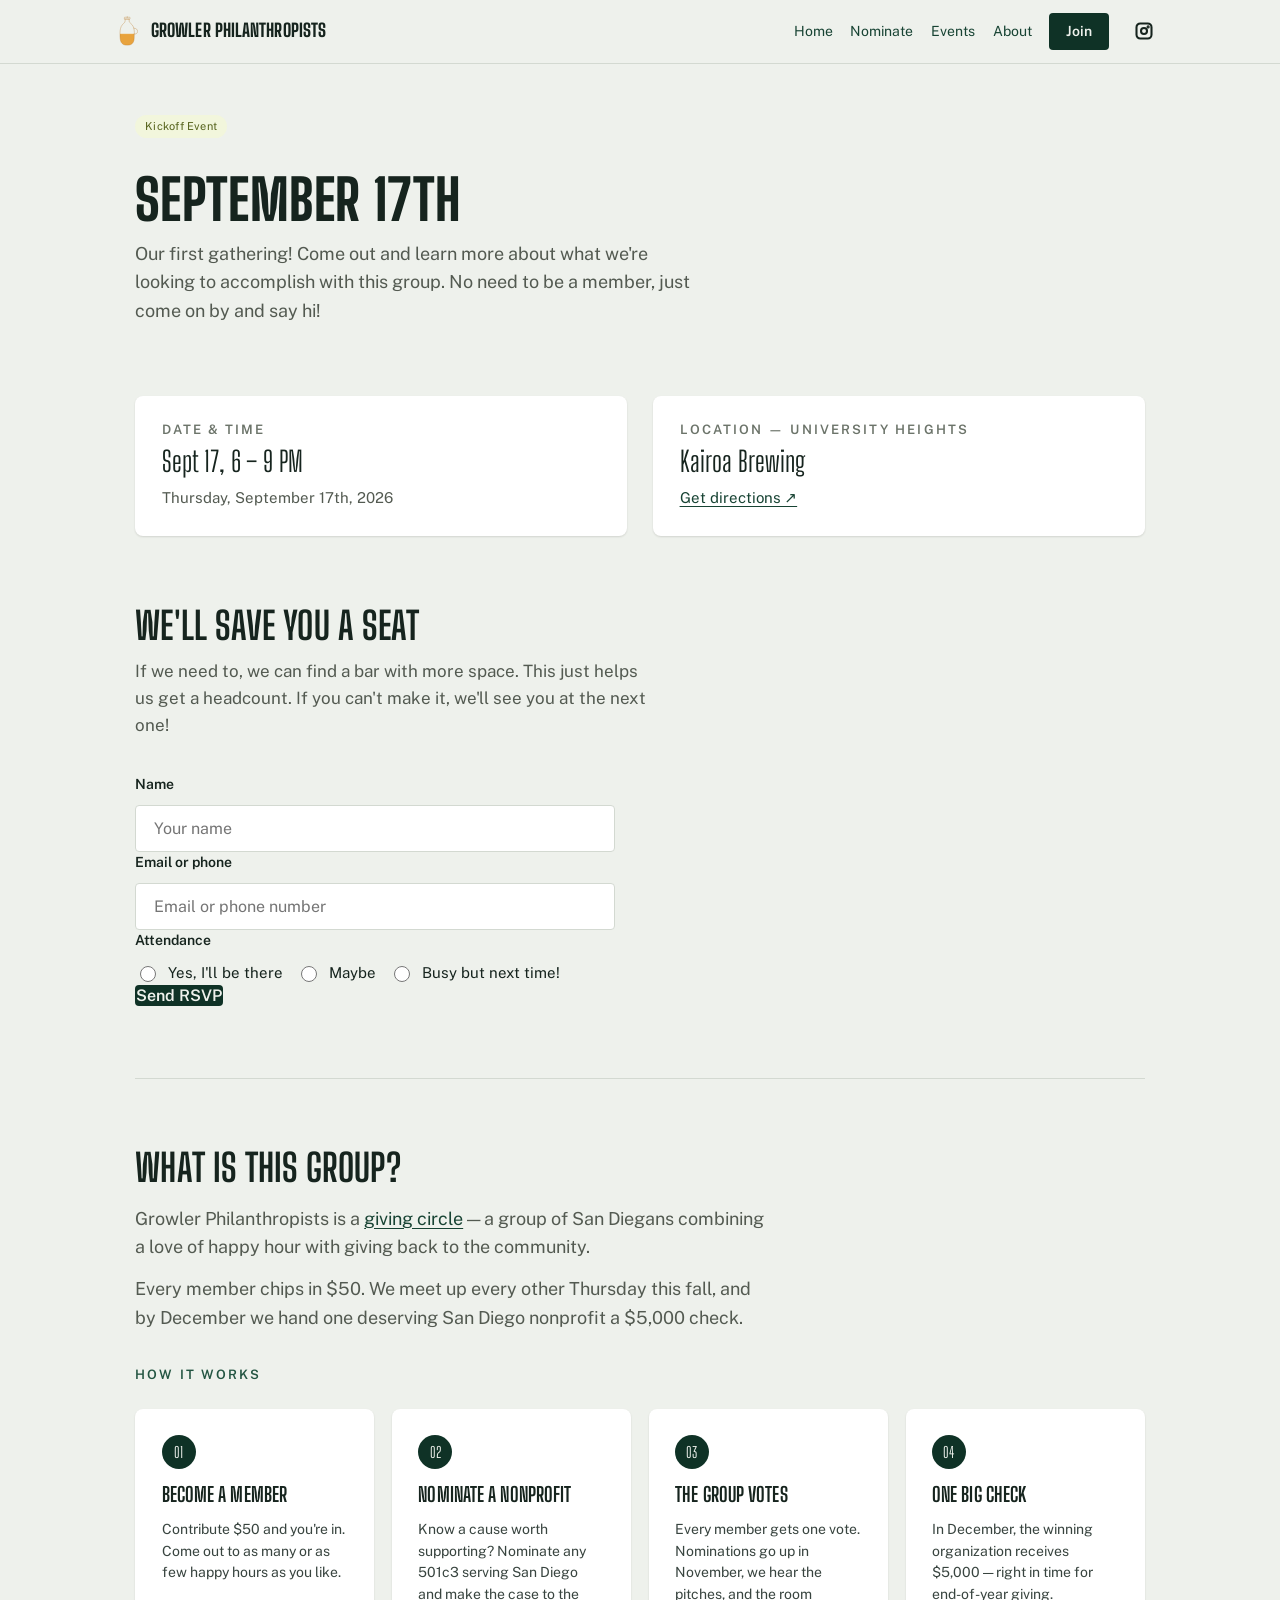
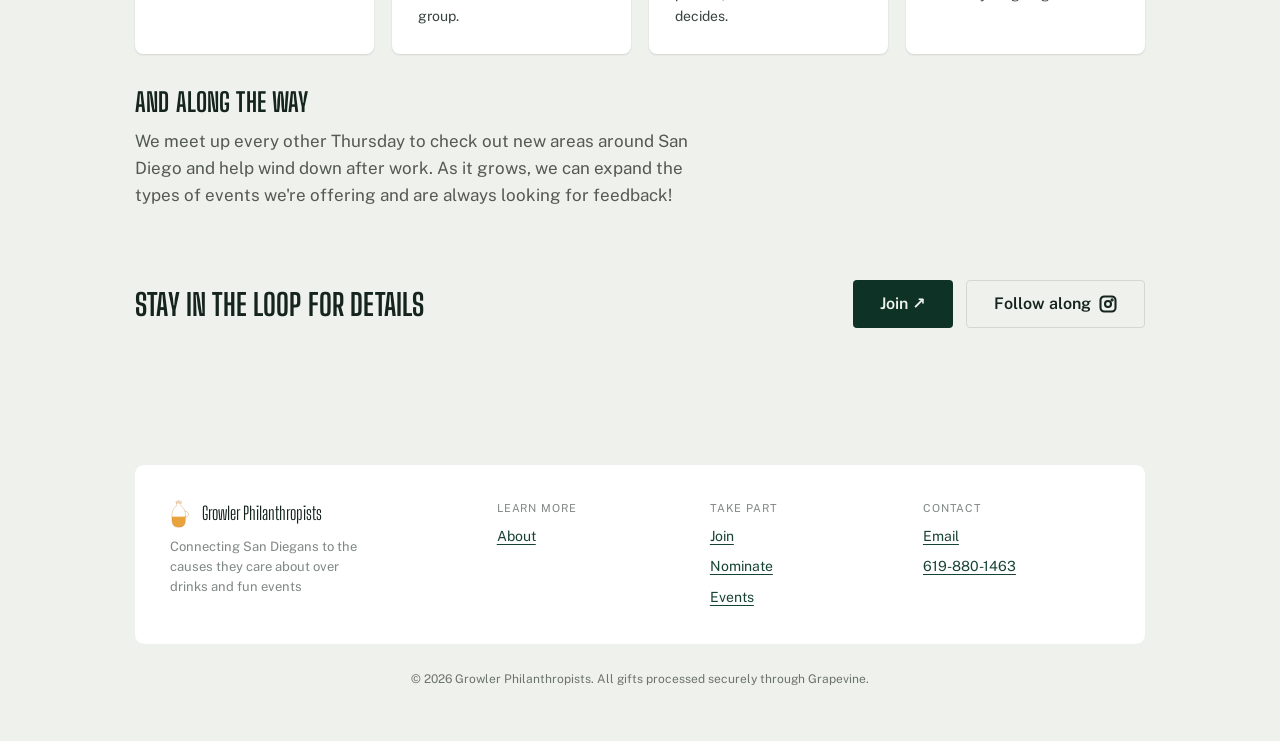
<file: pages/kickoff.html>
<!DOCTYPE html>
<html lang="en">
<head>
  <meta charset="UTF-8">
  <meta name="viewport" content="width=device-width, initial-scale=1">
  <!-- Google Tag Manager -->
  <script>(function(w,d,s,l,i){w[l]=w[l]||[];w[l].push({'gtm.start':
  new Date().getTime(),event:'gtm.js'});var f=d.getElementsByTagName(s)[0],
  j=d.createElement(s),dl=l!='dataLayer'?'&l='+l:'';j.async=true;j.src=
  'https://www.googletagmanager.com/gtm.js?id='+i+dl;f.parentNode.insertBefore(j,f);
  })(window,document,'script','dataLayer','GTM-M829VQW4');</script>
  <!-- End Google Tag Manager -->
  <title>Kickoff Event | Growler Philanthropists</title>
  <meta name="robots" content="noindex, nofollow">
  <link rel="stylesheet" href="/styles/organic.css">
  <link href="https://fonts.googleapis.com/css2?family=Big+Shoulders+Display:wght@500;600;700;800&family=Public+Sans:wght@400;500;600&display=swap" rel="stylesheet">
  <style>
  :root{
    --color-bg:#EEF1EC; --color-surface:#FFFFFF; --color-text:#16241E; --color-divider:#D3D9D1;
    --font-heading:'Big Shoulders Display', sans-serif;
    --font-body:'Public Sans', system-ui, sans-serif;
    --color-accent:#0F3226; --color-accent-100:#E5EFE9; --color-accent-200:#C8DFD4; --color-accent-300:#A2C7B6;
    --color-accent-400:#74A992; --color-accent-500:#47836B; --color-accent-600:#336B55; --color-accent-700:#235542;
    --color-accent-800:#174333; --color-accent-900:#0F3226;
    --color-accent-2:#C6D63C; --color-accent-2-100:#F2F6DC; --color-accent-2-200:#E4EEB8; --color-accent-2-300:#D3E38C;
    --color-accent-2-400:#C6D63C; --color-accent-2-500:#A9BC33; --color-accent-2-600:#8CA02B; --color-accent-2-700:#6F8023;
    --color-accent-2-800:#55621B; --color-accent-2-900:#3E4814;
    --color-neutral-100:#F4F6F3; --color-neutral-200:#E4E8E2; --color-neutral-300:#CFD5CC; --color-neutral-400:#AEB6AB;
    --color-neutral-500:#8A9287; --color-neutral-600:#6C746A; --color-neutral-700:#535A51; --color-neutral-800:#3A403A;
    --color-neutral-900:#232722;
    --radius-lg:8px;
  }
  body{margin:0;font-family:var(--font-body);overflow-x:hidden}
  *{min-width:0}
  h1,h2,h3,h4,h5,h6,p,li,td,th,a,span,div{overflow-wrap:break-word}
  img,svg{max-width:100%}
  @media (max-width:719px){
    h1{font-size:34px !important;line-height:1.02 !important;max-width:none !important}
    h2{font-size:28px !important;line-height:1.05 !important}
    h3{font-size:24px !important}
    .kickoff-details-grid{grid-template-columns:1fr !important}
    .kickoff-how-grid{grid-template-columns:1fr 1fr !important}
  }
  h1,h2,h3,h4,h5,h6,.card-title,.nav-brand{font-family:var(--font-heading);text-transform:uppercase;letter-spacing:0.005em;font-weight:800}
  h1{line-height:0.92}
  h2,h3,.card-title{line-height:1.0;font-weight:700}
  h4,h5{text-transform:none;letter-spacing:0;font-family:var(--font-body);font-weight:600}
  h6{font-family:var(--font-body);font-weight:600;letter-spacing:0.16em}
  .btn{border-radius:4px;font-family:var(--font-body);font-weight:600;letter-spacing:0}
  .card{border-radius:8px}
  a:not(.btn){color:var(--color-accent-800)}
  a:not(.btn):hover{color:var(--color-accent-2-600)}
  .nav a.btn-primary,.btn-primary{color:var(--color-bg)}
  </style>
</head>
<body>
<!-- Google Tag Manager (noscript) -->
<noscript><iframe src="https://www.googletagmanager.com/ns.html?id=GTM-M829VQW4"
height="0" width="0" style="display:none;visibility:hidden"></iframe></noscript>
<!-- End Google Tag Manager (noscript) -->

  <header style="background:var(--color-bg);border-bottom:1px solid var(--color-divider);position:sticky;top:0;z-index:100;">
    <div style="max-width:1080px;margin:0 auto;">
      <div class="nav" style="padding-inline:var(--space-4);">
        <div class="nav-brand" style="display:flex;align-items:center;gap:var(--space-3);white-space:nowrap;flex:none;margin-right:auto;">
          <a href="/" style="display:flex;align-items:center;gap:var(--space-3);text-decoration:none;color:inherit;font-family:var(--font-heading);font-size:18px;">
            <img src="/assets/growler-mark.svg" alt="Growler Philanthropists" style="height:30px;width:auto;display:block;flex:none;">
            Growler Philanthropists
          </a>
        </div>
        <a href="/">Home</a>
        <a href="/vote">Nominate</a>
        <a href="/events">Events</a>
        <a href="/contact">About</a>
        <a href="https://www.grapevine.org/giving-circle/ZZWhAL2/San-Diego-Giving-Circle" class="btn btn-primary" target="_blank" rel="noopener">Join</a>
        <a href="https://www.instagram.com/growlerfund?igsh=MWJvdWZhem1wZXJ2Nw%3D%3D&amp;utm_source=qr" target="_blank" rel="noopener" class="btn btn-ghost btn-icon" aria-label="Follow along on Instagram">
          <svg width="18" height="18" viewBox="0 0 24 24" fill="none" stroke="currentColor" stroke-width="2.75" stroke-linecap="round" stroke-linejoin="round" aria-hidden="true" style="flex:none"><rect x="2" y="2" width="20" height="20" rx="5"></rect><circle cx="12" cy="12" r="4"></circle><circle cx="17.5" cy="6.5" r="0.75" fill="currentColor"></circle></svg>
        </a>
        <button class="nav-hamburger" aria-label="Open menu" aria-expanded="false" onclick="var m=this.closest('header').querySelector('.nav-mobile');m.classList.toggle('open');this.setAttribute('aria-expanded',m.classList.contains('open'))">
          <svg width="20" height="20" viewBox="0 0 24 24" fill="none" stroke="currentColor" stroke-width="2.5" stroke-linecap="round" aria-hidden="true"><line x1="3" y1="6" x2="21" y2="6"/><line x1="3" y1="12" x2="21" y2="12"/><line x1="3" y1="18" x2="21" y2="18"/></svg>
        </button>
      </div>
      <nav class="nav-mobile">
        <a href="/">Home</a>
        <a href="/vote">Nominate</a>
        <a href="/events">Events</a>
        <a href="/contact">About</a>
        <a href="https://www.instagram.com/growlerfund?igsh=MWJvdWZhem1wZXJ2Nw%3D%3D&amp;utm_source=qr" target="_blank" rel="noopener">Instagram</a>
      </nav>
    </div>
  </header>

  <main>
    <div style="max-width:1080px;margin:0 auto;padding:calc(var(--space-8) * 1.4) var(--space-8) calc(var(--space-8) * 2.4)">

      <div style="margin-bottom:calc(var(--space-8) * 2)">
        <span class="tag tag-accent-2" style="margin-bottom:var(--space-4)">Kickoff Event</span>
        <h1 style="font-size:56px;line-height:0.95;margin:var(--space-4) 0 var(--space-3);max-width:16ch">September 17th</h1>
        <p style="font-size:18px;line-height:1.6;max-width:52ch;margin:0;color:var(--color-neutral-700)">Our first gathering! Come out and learn more about what we're looking to accomplish with this group. No need to be a member, just come on by and say hi!</p>
      </div>

      <div class="kickoff-details-grid" style="display:grid;grid-template-columns:repeat(2,1fr);gap:var(--space-6);margin-bottom:calc(var(--space-8) * 2)">
        <div class="card elev-sm" style="padding:var(--space-6);display:flex;flex-direction:column;gap:var(--space-2)">
          <h6 style="margin:0;color:var(--color-neutral-600)">Date &amp; Time</h6>
          <div style="font-family:var(--font-heading);font-size:28px;line-height:1.1">Sept 17, 6 – 9 PM</div>
          <p style="font-size:15px;line-height:1.6;margin:0;color:var(--color-neutral-700)">Thursday, September 17th, 2026</p>
        </div>
        <div class="card elev-sm" style="padding:var(--space-6);display:flex;flex-direction:column;gap:var(--space-2)">
          <h6 style="margin:0;color:var(--color-neutral-600)">Location — University Heights</h6>
          <div style="font-family:var(--font-heading);font-size:28px;line-height:1.1">Kairoa Brewing</div>
          <a href="https://maps.app.goo.gl/E6fZbKKq2cvMJkzH6" target="_blank" rel="noopener" style="font-size:15px;line-height:1.6;margin:0">Get directions ↗</a>
        </div>
      </div>

      <div style="margin-bottom:calc(var(--space-8) * 2);padding-bottom:calc(var(--space-8) * 2);border-bottom:1px solid var(--color-divider)">
        <h2 style="font-size:38px;line-height:1;margin:0 0 var(--space-3)">We'll save you a seat</h2>
        <p style="font-size:17px;line-height:1.6;max-width:52ch;margin:0 0 var(--space-8);color:var(--color-neutral-700)">If we need to, we can find a bar with more space. This just helps us get a headcount. If you can't make it, we'll see you at the next one!</p>

        <form action="https://formspree.io/f/xbgrklgy" method="POST" id="rsvp-form" style="max-width:480px;display:flex;flex-direction:column;gap:var(--space-5)">
          <div style="display:flex;flex-direction:column;gap:var(--space-2)">
            <label for="rsvp-name" style="font-size:14px;font-weight:600;color:var(--color-text)">Name</label>
            <input id="rsvp-name" name="name" type="text" required placeholder="Your name"
              style="padding:var(--space-3) var(--space-4);border:1px solid var(--color-divider);border-radius:4px;font-family:var(--font-body);font-size:16px;background:var(--color-surface);color:var(--color-text);outline:none;transition:border-color 0.15s"
              onfocus="this.style.borderColor='var(--color-accent)'" onblur="this.style.borderColor='var(--color-divider)'">
          </div>

          <div style="display:flex;flex-direction:column;gap:var(--space-2)">
            <label for="rsvp-contact" style="font-size:14px;font-weight:600;color:var(--color-text)">Email or phone</label>
            <input id="rsvp-contact" name="contact" type="text" required placeholder="Email or phone number"
              style="padding:var(--space-3) var(--space-4);border:1px solid var(--color-divider);border-radius:4px;font-family:var(--font-body);font-size:16px;background:var(--color-surface);color:var(--color-text);outline:none;transition:border-color 0.15s"
              onfocus="this.style.borderColor='var(--color-accent)'" onblur="this.style.borderColor='var(--color-divider)'">
          </div>

          <div style="display:flex;flex-direction:column;gap:var(--space-2)">
            <span style="font-size:14px;font-weight:600;color:var(--color-text)">Attendance</span>
            <div style="display:flex;gap:var(--space-3);flex-wrap:wrap">
              <label style="display:flex;align-items:center;gap:var(--space-2);cursor:pointer">
                <input type="radio" name="attendance" value="Yes" required style="accent-color:var(--color-accent);width:16px;height:16px"> Yes, I'll be there
              </label>
              <label style="display:flex;align-items:center;gap:var(--space-2);cursor:pointer">
                <input type="radio" name="attendance" value="Maybe" style="accent-color:var(--color-accent);width:16px;height:16px"> Maybe
              </label>
              <label style="display:flex;align-items:center;gap:var(--space-2);cursor:pointer">
                <input type="radio" name="attendance" value="No" style="accent-color:var(--color-accent);width:16px;height:16px"> Busy but next time!
              </label>
            </div>
          </div>

          <div>
            <button type="submit" class="btn btn-primary" style="font-size:16px;padding:var(--space-3) var(--space-7)">Send RSVP</button>
          </div>

          <p id="rsvp-success" style="display:none;font-size:15px;color:var(--color-accent-700);font-weight:600">Got it — thanks! See you September 17th.</p>
        </form>

        <script>
          document.getElementById('rsvp-form').addEventListener('submit', async function(e) {
            e.preventDefault();
            const form = e.target;
            const btn = form.querySelector('button[type="submit"]');
            btn.disabled = true;
            btn.textContent = 'Sending…';
            try {
              const res = await fetch(form.action, {method:'POST', body: new FormData(form), headers:{Accept:'application/json'}});
              if (res.ok) {
                form.reset();
                btn.style.display = 'none';
                document.getElementById('rsvp-success').style.display = 'block';
              } else {
                btn.disabled = false;
                btn.textContent = 'Send RSVP';
                alert('Something went wrong — please try again.');
              }
            } catch {
              btn.disabled = false;
              btn.textContent = 'Send RSVP';
              alert('Something went wrong — please try again.');
            }
          });
        </script>
      </div>

      <div style="margin-bottom:calc(var(--space-8) * 2)">
        <h2 style="font-size:38px;line-height:1;margin:0 0 var(--space-4)">What is this group?</h2>
        <p style="font-size:18px;line-height:1.6;max-width:58ch;margin:0 0 var(--space-3);color:var(--color-neutral-700)">Growler Philanthropists is a <a href="https://en.wikipedia.org/wiki/Giving_circle" target="_blank" rel="noopener">giving circle</a> — a group of San Diegans combining a love of happy hour with giving back to the community.</p>
        <p style="font-size:18px;line-height:1.6;max-width:58ch;margin:0 0 var(--space-8);color:var(--color-neutral-700)">Every member chips in $50. We meet up every other Thursday this fall, and by December we hand one deserving San Diego nonprofit a $5,000 check.</p>

        <h6 style="color:var(--color-accent-700);margin-bottom:var(--space-6)">How it works</h6>
        <div class="kickoff-how-grid" style="display:grid;grid-template-columns:repeat(4,1fr);gap:var(--space-4)">
          <div class="card elev-sm" style="padding:var(--space-6);display:flex;flex-direction:column;gap:var(--space-3)">
            <span style="width:34px;height:34px;border-radius:50%;background:var(--color-accent);color:var(--color-bg);display:grid;place-items:center;font-family:var(--font-heading);font-size:15px">01</span>
            <div class="card-title" style="font-size:20px;line-height:1.15">Become a member</div>
            <p style="font-size:14px;line-height:1.55;margin:0;opacity:0.85">Contribute $50 and you're in. Come out to as many or as few happy hours as you like.</p>
          </div>
          <div class="card elev-sm" style="padding:var(--space-6);display:flex;flex-direction:column;gap:var(--space-3)">
            <span style="width:34px;height:34px;border-radius:50%;background:var(--color-accent);color:var(--color-bg);display:grid;place-items:center;font-family:var(--font-heading);font-size:15px">02</span>
            <div class="card-title" style="font-size:20px;line-height:1.15">Nominate a nonprofit</div>
            <p style="font-size:14px;line-height:1.55;margin:0;opacity:0.85">Know a cause worth supporting? Nominate any 501c3 serving San Diego and make the case to the group.</p>
          </div>
          <div class="card elev-sm" style="padding:var(--space-6);display:flex;flex-direction:column;gap:var(--space-3)">
            <span style="width:34px;height:34px;border-radius:50%;background:var(--color-accent);color:var(--color-bg);display:grid;place-items:center;font-family:var(--font-heading);font-size:15px">03</span>
            <div class="card-title" style="font-size:20px;line-height:1.15">The group votes</div>
            <p style="font-size:14px;line-height:1.55;margin:0;opacity:0.85">Every member gets one vote. Nominations go up in November, we hear the pitches, and the room decides.</p>
          </div>
          <div class="card elev-sm" style="padding:var(--space-6);display:flex;flex-direction:column;gap:var(--space-3)">
            <span style="width:34px;height:34px;border-radius:50%;background:var(--color-accent);color:var(--color-bg);display:grid;place-items:center;font-family:var(--font-heading);font-size:15px">04</span>
            <div class="card-title" style="font-size:20px;line-height:1.15">One big check</div>
            <p style="font-size:14px;line-height:1.55;margin:0;opacity:0.85">In December, the winning organization receives $5,000 — right in time for end-of-year giving.</p>
          </div>
        </div>
        <div style="margin-top:var(--space-8)">
          <h3 style="font-size:26px;margin:0 0 var(--space-3)">And along the way</h3>
          <p style="font-size:17px;line-height:1.6;max-width:58ch;margin:0;color:var(--color-neutral-700)">We meet up every other Thursday to check out new areas around San Diego and help wind down after work. As it grows, we can expand the types of events we're offering and are always looking for feedback!</p>
        </div>
      </div>

      <div style="display:flex;align-items:center;justify-content:space-between;gap:var(--space-6);flex-wrap:wrap;">
        <h3 style="font-size:30px;margin:0;max-width:24ch">Stay in the loop for details</h3>
        <div style="display:flex;gap:var(--space-3)">
          <a href="https://www.grapevine.org/giving-circle/ZZWhAL2/San-Diego-Giving-Circle" target="_blank" rel="noopener" class="btn btn-primary" style="font-size:16px;padding:var(--space-3) var(--space-6)">Join ↗</a>
          <a href="https://www.instagram.com/growlerfund?igsh=MWJvdWZhem1wZXJ2Nw&amp;utm_source=qr" target="_blank" rel="noopener" class="btn btn-secondary" style="font-size:16px;padding:var(--space-3) var(--space-6);display:inline-flex;align-items:center;gap:var(--space-2)">Follow along <svg width="18" height="18" viewBox="0 0 24 24" fill="none" stroke="currentColor" stroke-width="2.75" stroke-linecap="round" stroke-linejoin="round" aria-hidden="true" style="flex:none"><rect x="2" y="2" width="20" height="20" rx="5"></rect><circle cx="12" cy="12" r="4"></circle><circle cx="17.5" cy="6.5" r="0.75" fill="currentColor"></circle></svg></a>
        </div>
      </div>

    </div>
  </main>

  <footer style="padding-block:calc(var(--space-8) * 1.5);">
    <div style="max-width:1080px;margin:0 auto;padding-inline:var(--space-8);">
      <div class="footer-grid" style="background:var(--color-surface);border-radius:calc(var(--radius-lg) * 1.15);padding:var(--space-8);display:grid;grid-template-columns:minmax(300px,1.4fr) repeat(3,minmax(0,1fr));gap:var(--space-6)">
        <div>
          <div style="display:flex;align-items:center;gap:var(--space-3);font-family:var(--font-heading);font-size:18px;margin-bottom:var(--space-2)">
            <img src="/assets/growler-mark.svg" alt="Growler Philanthropists" style="height:28px;width:auto;display:block;flex:none;">
            Growler Philanthropists
          </div>
          <p class="text-muted" style="font-size:13px;margin:0;max-width:26ch">Connecting San Diegans to the causes they care about over drinks and fun events</p>
        </div>
        <div style="display:flex;flex-direction:column;gap:var(--space-2);font-size:14px">
          <span class="text-muted" style="font-size:11px;letter-spacing:0.08em;text-transform:uppercase">Learn More</span>
          <a href="/contact">About</a>
        </div>
        <div style="display:flex;flex-direction:column;gap:var(--space-2);font-size:14px">
          <span class="text-muted" style="font-size:11px;letter-spacing:0.08em;text-transform:uppercase">Take part</span>
          <a href="https://www.grapevine.org/giving-circle/ZZWhAL2/San-Diego-Giving-Circle" target="_blank" rel="noopener">Join</a>
          <a href="/vote">Nominate</a>
          <a href="/events">Events</a>
        </div>
        <div style="display:flex;flex-direction:column;gap:var(--space-2);font-size:14px">
          <span class="text-muted" style="font-size:11px;letter-spacing:0.08em;text-transform:uppercase">Contact</span>
          <a href="mailto:charlie@charliecsmith.com">Email</a>
          <a href="tel:+16198801463">619-880-1463</a>
        </div>
      </div>
      <p style="font-size:12px;color:var(--color-neutral-600);text-align:center;margin-top:var(--space-6);margin-bottom:0;">© 2026 Growler Philanthropists. All gifts processed securely through Grapevine.</p>
    </div>
  </footer>

</body>
</html>
</file>
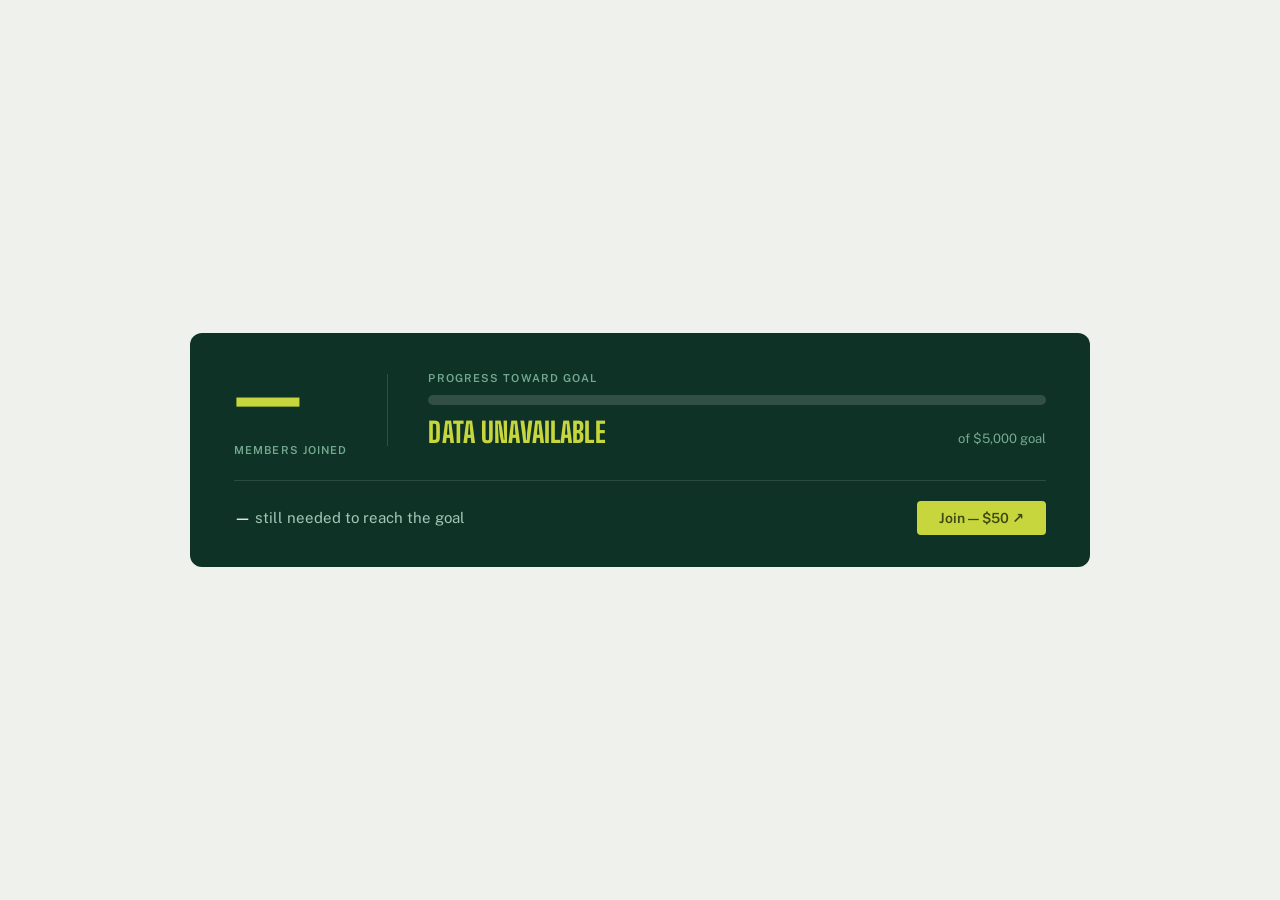
<file: pages/progress.html>
<!DOCTYPE html>
<html lang="en">
<head>
  <meta charset="UTF-8">
  <meta name="viewport" content="width=device-width, initial-scale=1">
  <title>Progress | Growler Philanthropists</title>
  <link href="https://fonts.googleapis.com/css2?family=Big+Shoulders+Display:wght@700;800&family=Public+Sans:wght@400;500;600&display=swap" rel="stylesheet">
  <style>
    *, *::before, *::after { box-sizing: border-box }
    html, body { margin: 0; padding: 0; height: 100% }
    body {
      font-family: 'Public Sans', system-ui, sans-serif;
      background: #EEF1EC;
      color: #EEF1EC;
    }

    .widget {
      background: #0F3226;
      padding: 32px 44px;
      width: 100%;
    }

    /* standalone page: rounded card, centered with breathing room */
    body.standalone {
      min-height: 100vh;
      display: flex;
      flex-direction: column;
      align-items: center;
      justify-content: center;
      padding: 32px 24px;
    }
    body.standalone .widget {
      border-radius: 12px;
      max-width: 900px;
    }

    /* ── row 1: members + progress ── */
    .widget-main {
      display: flex;
      align-items: center;
      gap: 40px;
      margin-bottom: 24px;
    }

    .members-block { flex: none }

    .members-number {
      font-family: 'Big Shoulders Display', sans-serif;
      font-size: clamp(52px, 7vw, 80px);
      font-weight: 800;
      line-height: 0.88;
      color: #C6D63C;
      text-transform: uppercase;
      letter-spacing: 0.005em;
    }
    .members-label {
      font-size: 11px;
      letter-spacing: 0.1em;
      text-transform: uppercase;
      color: #74A992;
      font-weight: 600;
      margin-top: 8px;
    }

    .divider {
      flex: none;
      width: 1px;
      height: 72px;
      background: rgba(255,255,255,0.14);
    }

    .progress-block { flex: 1; min-width: 0 }

    .progress-label {
      font-size: 11px;
      letter-spacing: 0.1em;
      text-transform: uppercase;
      color: #74A992;
      font-weight: 600;
      margin-bottom: 11px;
    }
    .progress-track {
      height: 10px;
      background: rgba(255,255,255,0.14);
      border-radius: 5px;
      overflow: hidden;
      margin-bottom: 10px;
    }
    .progress-fill {
      height: 100%;
      background: #C6D63C;
      border-radius: 5px;
      width: 0%;
      transition: width 1s cubic-bezier(.4,0,.2,1);
    }
    .progress-text {
      display: flex;
      justify-content: space-between;
      align-items: baseline;
      gap: 8px;
    }
    .raised {
      font-family: 'Big Shoulders Display', sans-serif;
      font-size: clamp(20px, 3vw, 28px);
      font-weight: 800;
      text-transform: uppercase;
      color: #C6D63C;
      letter-spacing: 0.005em;
    }
    .of-goal {
      font-size: 13px;
      color: #74A992;
      white-space: nowrap;
    }

    /* ── row 2: amount left + cta ── */
    .widget-footer {
      border-top: 1px solid rgba(255,255,255,0.12);
      padding-top: 20px;
      display: flex;
      align-items: center;
      justify-content: space-between;
      gap: 16px;
      flex-wrap: wrap;
    }
    .amount-left { font-size: 15px; color: #A2C7B6 }
    .amount-left strong { color: #EEF1EC; font-weight: 600 }

    .join-btn {
      background: #C6D63C;
      color: #3E4814;
      font-family: 'Public Sans', system-ui, sans-serif;
      font-weight: 600;
      font-size: 14px;
      padding: 9px 22px;
      border-radius: 4px;
      text-decoration: none;
      white-space: nowrap;
      flex: none;
    }
    .join-btn:hover { background: #b5c235 }

    .loading { opacity: 0.5 }

    @media (max-width: 500px) {
      .widget { padding: 24px 20px }
      .widget-main { gap: 20px }
      .divider { height: 56px }
      .members-number { font-size: 48px }
    }
  </style>
</head>
<body>
  <div class="widget">
    <div class="widget-main">
      <div class="members-block">
        <div class="members-number loading" id="count">—</div>
        <div class="members-label">Members joined</div>
      </div>
      <div class="divider"></div>
      <div class="progress-block">
        <div class="progress-label">Progress toward goal</div>
        <div class="progress-track">
          <div class="progress-fill" id="fill"></div>
        </div>
        <div class="progress-text">
          <span class="raised loading" id="raised">Loading…</span>
          <span class="of-goal" id="goal-label">of $5,000 goal</span>
        </div>
      </div>
    </div>
    <div class="widget-footer">
      <div class="amount-left"><strong id="left">—</strong> still needed to reach the goal</div>
      <a href="https://www.grapevine.org/giving-circle/ZZWhAL2/San-Diego-Giving-Circle"
         target="_blank" rel="noopener" class="join-btn">Join — $50 ↗</a>
    </div>
  </div>

  <script>
  /*
   * DATA SOURCE SETUP
   * ─────────────────────────────────────────────────────────────────────────
   * This widget reads live data from BigQuery via a Google Apps Script proxy.
   * (A static site can't query BigQuery directly — Apps Script is free and
   * takes about 5 minutes to configure.)
   *
   * STEP 1 — Create the Apps Script project
   *   Go to https://script.google.com → New project
   *
   * STEP 2 — Enable BigQuery API
   *   Left sidebar → Services (+ icon) → BigQuery API → Add
   *
   * STEP 3 — Replace Code.gs with:
   *
   *   function doGet() {
   *     var r = BigQuery.Jobs.query({
   *       query: [
   *         'SELECT',
   *         '  COUNT(donor_name)         AS members,',
   *         '  SUM(amount_)               AS totalRaised,',
   *         '  5000 - SUM(amount_)        AS amountLeft',
   *         'FROM `giving-circle-dev.contributions.grapevine_contributions`'
   *       ].join(' '),
   *       useLegacySql: false,
   *       timeoutMs: 10000
   *     }, 'giving-circle-dev');
   *     var f = r.rows[0].f;
   *     var out = {
   *       members:     +f[0].v,
   *       totalRaised: +f[1].v,
   *       amountLeft:  +f[2].v
   *     };
   *     return ContentService
   *       .createTextOutput(JSON.stringify(out))
   *       .setMimeType(ContentService.MimeType.JSON);
   *   }
   *
   * STEP 4 — Deploy as web app
   *   Deploy → New deployment → Type: Web app
   *   Execute as: Me  |  Who has access: Anyone
   *   → Copy the web app URL
   *
   * STEP 5 — Paste the URL below as DATA_URL
   * ─────────────────────────────────────────────────────────────────────────
   */
  var DATA_URL = 'https://script.google.com/macros/s/AKfycbxGKZaQAqhRaIH417EX196-HfsYQhSOwHweeBY-MLQQY9N7GKBngRPbkbOlNtyiMB9iGQ/exec'; // ← paste your Apps Script web app URL here

  function fmt(n) {
    return '$' + Math.round(n).toLocaleString('en-US');
  }

  var GOAL = 5000;

  function render(d) {
    var pct = Math.min(100, (d.totalRaised / GOAL) * 100);
    document.getElementById('count').textContent = d.members;
    document.getElementById('count').classList.remove('loading');
    document.getElementById('fill').style.width = pct.toFixed(1) + '%';
    document.getElementById('raised').textContent = fmt(d.totalRaised) + ' raised';
    document.getElementById('raised').classList.remove('loading');
    document.getElementById('left').textContent = fmt(d.amountLeft);
    document.getElementById('goal-label').textContent = 'of ' + fmt(GOAL) + ' goal';
  }

  function showError() {
    document.getElementById('count').textContent = '—';
    document.getElementById('count').classList.remove('loading');
    document.getElementById('raised').textContent = 'Data unavailable';
    document.getElementById('raised').classList.remove('loading');
  }

  if (DATA_URL) {
    fetch(DATA_URL)
      .then(function(r) { return r.json(); })
      .then(render)
      .catch(showError);
  } else {
    showError();
  }

  // When viewed standalone (not in an iframe), add card styling
  if (window.self === window.top) {
    document.body.classList.add('standalone');
  }
  </script>
</body>
</html>
</file>
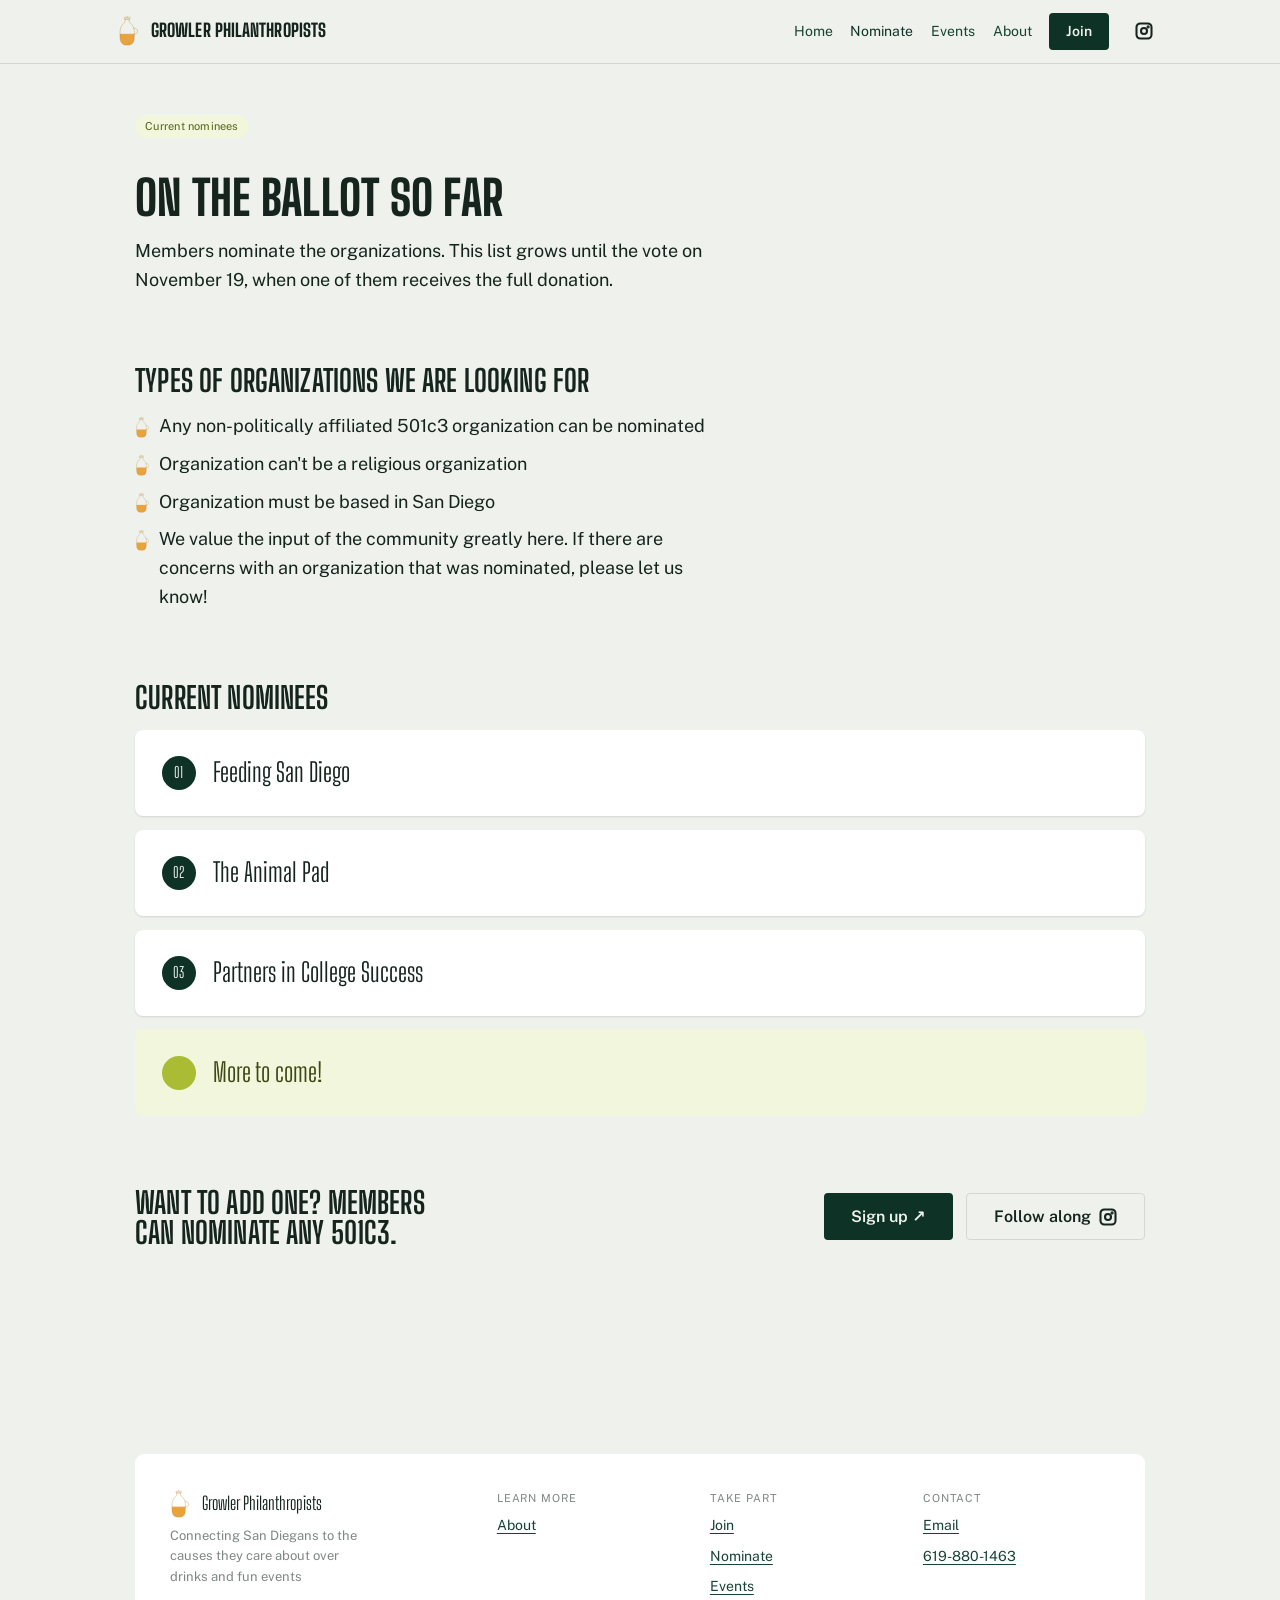
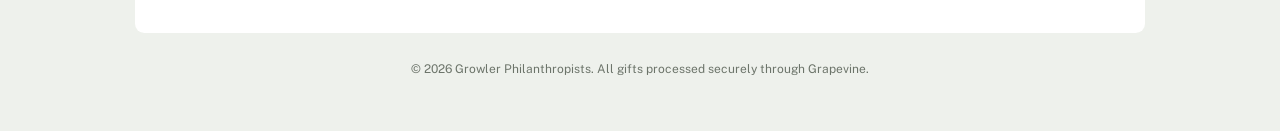
<file: pages/vote.html>
<!DOCTYPE html>
<html lang="en">
<head>
  <meta charset="UTF-8">
  <meta name="viewport" content="width=device-width, initial-scale=1">
  <!-- Google Tag Manager -->
  <script>(function(w,d,s,l,i){w[l]=w[l]||[];w[l].push({'gtm.start':
  new Date().getTime(),event:'gtm.js'});var f=d.getElementsByTagName(s)[0],
  j=d.createElement(s),dl=l!='dataLayer'?'&l='+l:'';j.async=true;j.src=
  'https://www.googletagmanager.com/gtm.js?id='+i+dl;f.parentNode.insertBefore(j,f);
  })(window,document,'script','dataLayer','GTM-M829VQW4');</script>
  <!-- End Google Tag Manager -->
  <title>Current Nominees | Growler Philanthropists</title>
  <link rel="stylesheet" href="/styles/organic.css">
  <link href="https://fonts.googleapis.com/css2?family=Big+Shoulders+Display:wght@500;600;700;800&family=Public+Sans:wght@400;500;600&display=swap" rel="stylesheet">
  <style>
  :root{
    --color-bg:#EEF1EC; --color-surface:#FFFFFF; --color-text:#16241E; --color-divider:#D3D9D1;
    --font-heading:'Big Shoulders Display', sans-serif;
    --font-body:'Public Sans', system-ui, sans-serif;
    --color-accent:#0F3226; --color-accent-100:#E5EFE9; --color-accent-200:#C8DFD4; --color-accent-300:#A2C7B6;
    --color-accent-400:#74A992; --color-accent-500:#47836B; --color-accent-600:#336B55; --color-accent-700:#235542;
    --color-accent-800:#174333; --color-accent-900:#0F3226;
    --color-accent-2:#C6D63C; --color-accent-2-100:#F2F6DC; --color-accent-2-200:#E4EEB8; --color-accent-2-300:#D3E38C;
    --color-accent-2-400:#C6D63C; --color-accent-2-500:#A9BC33; --color-accent-2-600:#8CA02B; --color-accent-2-700:#6F8023;
    --color-accent-2-800:#55621B; --color-accent-2-900:#3E4814;
    --color-neutral-100:#F4F6F3; --color-neutral-200:#E4E8E2; --color-neutral-300:#CFD5CC; --color-neutral-400:#AEB6AB;
    --color-neutral-500:#8A9287; --color-neutral-600:#6C746A; --color-neutral-700:#535A51; --color-neutral-800:#3A403A;
    --color-neutral-900:#232722;
    --radius-lg:8px;
  }
  body{margin:0;font-family:var(--font-body);overflow-x:hidden}
  *{min-width:0}
  h1,h2,h3,h4,h5,h6,p,li,td,th,a,span,div{overflow-wrap:break-word}
  img,svg{max-width:100%}
  @media (max-width:719px){
    h1{font-size:34px !important;line-height:1.02 !important;max-width:none !important}
    h2{font-size:28px !important;line-height:1.05 !important}
    h3{font-size:24px !important}
  }
  h1,h2,h3,h4,h5,h6,.card-title,.nav-brand{font-family:var(--font-heading);text-transform:uppercase;letter-spacing:0.005em;font-weight:800}
  h1{line-height:0.92}
  h2,h3,.card-title{line-height:1.0;font-weight:700}
  h4,h5{text-transform:none;letter-spacing:0;font-family:var(--font-body);font-weight:600}
  h6{font-family:var(--font-body);font-weight:600;letter-spacing:0.16em}
  .btn{border-radius:4px;font-family:var(--font-body);font-weight:600;letter-spacing:0}
  .card{border-radius:8px}
  a:not(.btn){color:var(--color-accent-800)}
  a:not(.btn):hover{color:var(--color-accent-2-600)}
  .nav a.btn-primary,.btn-primary{color:var(--color-bg)}
  </style>
</head>
<body>
<!-- Google Tag Manager (noscript) -->
<noscript><iframe src="https://www.googletagmanager.com/ns.html?id=GTM-M829VQW4"
height="0" width="0" style="display:none;visibility:hidden"></iframe></noscript>
<!-- End Google Tag Manager (noscript) -->

  <header style="background:var(--color-bg);border-bottom:1px solid var(--color-divider);position:sticky;top:0;z-index:100;">
    <div style="max-width:1080px;margin:0 auto;">
      <div class="nav" style="padding-inline:var(--space-4);">
        <div class="nav-brand" style="display:flex;align-items:center;gap:var(--space-3);white-space:nowrap;flex:none;margin-right:auto;">
          <a href="/" style="display:flex;align-items:center;gap:var(--space-3);text-decoration:none;color:inherit;font-family:var(--font-heading);font-size:18px;">
            <img src="/assets/growler-mark.svg" alt="Growler Philanthropists" style="height:30px;width:auto;display:block;flex:none;">
            Growler Philanthropists
          </a>
        </div>
        <a href="/">Home</a>
        <a href="/vote" aria-current="page">Nominate</a>
        <a href="/events">Events</a>
        <a href="/contact">About</a>
        <a href="https://www.grapevine.org/giving-circle/ZZWhAL2/San-Diego-Giving-Circle" class="btn btn-primary" target="_blank" rel="noopener">Join</a>
        <a href="https://www.instagram.com/growlerfund?igsh=MWJvdWZhem1wZXJ2Nw%3D%3D&amp;utm_source=qr" target="_blank" rel="noopener" class="btn btn-ghost btn-icon" aria-label="Follow along on Instagram">
          <svg width="18" height="18" viewBox="0 0 24 24" fill="none" stroke="currentColor" stroke-width="2.75" stroke-linecap="round" stroke-linejoin="round" aria-hidden="true" style="flex:none"><rect x="2" y="2" width="20" height="20" rx="5"></rect><circle cx="12" cy="12" r="4"></circle><circle cx="17.5" cy="6.5" r="0.75" fill="currentColor"></circle></svg>
        </a>
        <button class="nav-hamburger" aria-label="Open menu" aria-expanded="false" onclick="var m=this.closest('header').querySelector('.nav-mobile');m.classList.toggle('open');this.setAttribute('aria-expanded',m.classList.contains('open'))">
          <svg width="20" height="20" viewBox="0 0 24 24" fill="none" stroke="currentColor" stroke-width="2.5" stroke-linecap="round" aria-hidden="true"><line x1="3" y1="6" x2="21" y2="6"/><line x1="3" y1="12" x2="21" y2="12"/><line x1="3" y1="18" x2="21" y2="18"/></svg>
        </button>
      </div>
      <nav class="nav-mobile">
        <a href="/">Home</a>
        <a href="/vote">Nominate</a>
        <a href="/events">Events</a>
        <a href="/contact">About</a>
        <a href="https://www.instagram.com/growlerfund?igsh=MWJvdWZhem1wZXJ2Nw%3D%3D&amp;utm_source=qr" target="_blank" rel="noopener">Instagram</a>
      </nav>
    </div>
  </header>

  <main>
<div style="max-width:1080px;margin:0 auto;padding:calc(var(--space-8) * 1.4) var(--space-8) calc(var(--space-8) * 2.4)">

  <div style="margin-bottom:calc(var(--space-8) * 2)">
    <span class="tag tag-accent-2" style="margin-bottom:var(--space-4)">Current nominees</span>
    <h1 style="font-size:48px;line-height:1.05;margin:var(--space-4) 0 var(--space-3);max-width:18ch">On the ballot so far</h1>
    <p style="font-size:18px;line-height:1.6;max-width:52ch;margin:0">Members nominate the organizations. This list grows until the vote on November 19, when one of them receives the full donation.</p>
  </div>

  <div style="margin-bottom:calc(var(--space-8) * 2)">
    <h2 style="font-size:30px;margin:0 0 var(--space-4)">Types of Organizations We Are Looking For</h2>
    <ul style="list-style:none;font-size:18px;line-height:1.6;max-width:52ch;margin:0;padding-left:var(--space-5)">
      <li style="display:flex;align-items:flex-start;gap:10px;margin-bottom:var(--space-2)"><img src="/assets/growler-mark.svg" alt="" style="width:14px;flex:none;margin-top:5px">Any non-politically affiliated 501c3 organization can be nominated</li>
      <li style="display:flex;align-items:flex-start;gap:10px;margin-bottom:var(--space-2)"><img src="/assets/growler-mark.svg" alt="" style="width:14px;flex:none;margin-top:5px">Organization can't be a religious organization</li>
      <li style="display:flex;align-items:flex-start;gap:10px;margin-bottom:var(--space-2)"><img src="/assets/growler-mark.svg" alt="" style="width:14px;flex:none;margin-top:5px">Organization must be based in San Diego</li>
      <li style="display:flex;align-items:flex-start;gap:10px"><img src="/assets/growler-mark.svg" alt="" style="width:14px;flex:none;margin-top:5px">We value the input of the community greatly here. If there are concerns with an organization that was nominated, please let us know!</li>
    </ul>
  </div>

  <h2 style="font-size:30px;margin:0 0 var(--space-4)">Current Nominees</h2>

  <div style="display:flex;flex-direction:column;gap:var(--space-3);margin-bottom:calc(var(--space-8) * 2)">
    <div style="display:grid;grid-template-columns:34px 1fr;gap:var(--space-4);align-items:center;background:var(--color-surface);border-radius:var(--radius-lg);padding:var(--space-6);box-shadow:var(--shadow-sm)">
      <span style="width:34px;height:34px;border-radius:50%;background:var(--color-accent);color:var(--color-bg);display:grid;place-items:center;font-family:var(--font-heading);font-size:15px">01</span>
      <div style="font-family:var(--font-heading);font-size:26px;line-height:1.15">Feeding San Diego</div>
    </div>
    <div style="display:grid;grid-template-columns:34px 1fr;gap:var(--space-4);align-items:center;background:var(--color-surface);border-radius:var(--radius-lg);padding:var(--space-6);box-shadow:var(--shadow-sm)">
      <span style="width:34px;height:34px;border-radius:50%;background:var(--color-accent);color:var(--color-bg);display:grid;place-items:center;font-family:var(--font-heading);font-size:15px">02</span>
      <div style="font-family:var(--font-heading);font-size:26px;line-height:1.15">The Animal Pad</div>
    </div>
    <div style="display:grid;grid-template-columns:34px 1fr;gap:var(--space-4);align-items:center;background:var(--color-surface);border-radius:var(--radius-lg);padding:var(--space-6);box-shadow:var(--shadow-sm)">
      <span style="width:34px;height:34px;border-radius:50%;background:var(--color-accent);color:var(--color-bg);display:grid;place-items:center;font-family:var(--font-heading);font-size:15px">03</span>
      <div style="font-family:var(--font-heading);font-size:26px;line-height:1.15">Partners in College Success</div>
    </div>
    <div style="display:grid;grid-template-columns:34px 1fr;gap:var(--space-4);align-items:center;background:var(--color-accent-2-100);border-radius:var(--radius-lg);padding:var(--space-6)">
      <span style="width:34px;height:34px;border-radius:50%;background:var(--color-accent-2-500);display:inline-block"></span>
      <div style="font-family:var(--font-heading);font-size:26px;line-height:1.15;color:var(--color-accent-2-900)">More to come!</div>
    </div>
  </div>

  <div style="display:flex;align-items:center;justify-content:space-between;gap:var(--space-6);flex-wrap:wrap;margin-bottom:calc(var(--space-8) * 2)">
    <h3 style="font-size:30px;margin:0;max-width:24ch">Want to add one? Members can nominate any 501c3.</h3>
    <div style="display:flex;gap:var(--space-3)">
      <a href="https://www.grapevine.org/giving-circle/ZZWhAL2/San-Diego-Giving-Circle" target="_blank" rel="noopener" class="btn btn-primary" style="font-size:16px;padding:var(--space-3) var(--space-6)">Sign up ↗</a>
      <a href="https://www.instagram.com/growlerfund?igsh=MWJvdWZhem1wZXJ2Nw&amp;utm_source=qr" target="_blank" rel="noopener" class="btn btn-secondary" style="font-size:16px;padding:var(--space-3) var(--space-6);display:inline-flex;align-items:center;gap:var(--space-2)">Follow along <svg width="18" height="18" viewBox="0 0 24 24" fill="none" stroke="currentColor" stroke-width="2.75" stroke-linecap="round" stroke-linejoin="round" aria-hidden="true" style="flex:none"><rect x="2" y="2" width="20" height="20" rx="5"></rect><circle cx="12" cy="12" r="4"></circle><circle cx="17.5" cy="6.5" r="0.75" fill="currentColor"></circle></svg></a>
    </div>
  </div>

</div>
  </main>

  <footer style="padding-block:calc(var(--space-8) * 1.5);">
    <div style="max-width:1080px;margin:0 auto;padding-inline:var(--space-8);">
      <div class="footer-grid" style="background:var(--color-surface);border-radius:calc(var(--radius-lg) * 1.15);padding:var(--space-8);display:grid;grid-template-columns:minmax(300px,1.4fr) repeat(3,minmax(0,1fr));gap:var(--space-6)">
        <div>
          <div style="display:flex;align-items:center;gap:var(--space-3);font-family:var(--font-heading);font-size:18px;margin-bottom:var(--space-2)">
            <img src="/assets/growler-mark.svg" alt="Growler Philanthropists" style="height:28px;width:auto;display:block;flex:none;">
            Growler Philanthropists
          </div>
          <p class="text-muted" style="font-size:13px;margin:0;max-width:26ch">Connecting San Diegans to the causes they care about over drinks and fun events</p>
        </div>
        <div style="display:flex;flex-direction:column;gap:var(--space-2);font-size:14px">
          <span class="text-muted" style="font-size:11px;letter-spacing:0.08em;text-transform:uppercase">Learn More</span>
          <a href="/contact">About</a>
        </div>
        <div style="display:flex;flex-direction:column;gap:var(--space-2);font-size:14px">
          <span class="text-muted" style="font-size:11px;letter-spacing:0.08em;text-transform:uppercase">Take part</span>
          <a href="https://www.grapevine.org/giving-circle/ZZWhAL2/San-Diego-Giving-Circle" target="_blank" rel="noopener">Join</a>
          <a href="/vote">Nominate</a>
          <a href="/events">Events</a>
        </div>
        <div style="display:flex;flex-direction:column;gap:var(--space-2);font-size:14px">
          <span class="text-muted" style="font-size:11px;letter-spacing:0.08em;text-transform:uppercase">Contact</span>
          <a href="mailto:charlie@charliecsmith.com">Email</a>
          <a href="tel:+16198801463">619-880-1463</a>
        </div>
      </div>
      <p style="font-size:12px;color:var(--color-neutral-600);text-align:center;margin-top:var(--space-6);margin-bottom:0;">© 2026 Growler Philanthropists. All gifts processed securely through Grapevine.</p>
    </div>
  </footer>

</body>
</html>
</file>
<file: styles/organic.css>
/* Organic — design-system tokens and component classes. This file is the source of truth for the system's look; retune it here and see readme.md. */
@import url('https://fonts.googleapis.com/css2?family=Caprasimo:wght@400&family=Figtree:wght@400;600;700&display=swap');

:root {
  --color-bg: #f5ead8;
  --color-surface: #ebddc5;
  --color-text: #201e1d;
  --color-accent: #c67139;
  --color-accent-2: #7a8a5e;
  --color-divider: color-mix(in srgb, #201e1d 16%, transparent);

  /* Tonal ramps — generated in OKLCH on one shared lightness scale, so the
     same step of any role matches the others in visual value. */
  --color-neutral-100: #f9f4ed;
  --color-neutral-200: #eee7db;
  --color-neutral-300: #dcd3c4;
  --color-neutral-400: #c0b6a5;
  --color-neutral-500: #a19786;
  --color-neutral-600: #82796a;
  --color-neutral-700: #645c50;
  --color-neutral-800: #474238;
  --color-neutral-900: #2e2b25;

  --color-accent-100: #fff2eb;
  --color-accent-200: #ffe1d0;
  --color-accent-300: #ffc6a5;
  --color-accent-400: #f6a06b;
  --color-accent-500: #d67f48;
  --color-accent-600: #b2622d;
  --color-accent-700: #8c491a;
  --color-accent-800: #643312;
  --color-accent-900: #402310;

  --color-accent-2-100: #f0fae1;
  --color-accent-2-200: #e1eecc;
  --color-accent-2-300: #ccdbb2;
  --color-accent-2-400: #aebf92;
  --color-accent-2-500: #8fa073;
  --color-accent-2-600: #728157;
  --color-accent-2-700: #56633f;
  --color-accent-2-800: #3d472b;
  --color-accent-2-900: #272e1b;

  --font-heading: "Caprasimo", system-ui, sans-serif;
  --font-heading-weight: 400;
  --font-body: "Figtree", system-ui, sans-serif;

  --space-1: 4.4px;
  --space-2: 8.8px;
  --space-3: 13.2px;
  --space-4: 17.6px;
  --space-6: 26.4px;
  --space-8: 35.2px;

  --radius-sm: 8px;
  --radius-md: 16px;
  --radius-lg: 28px;

  /* Elevation — derived from the ground: soft ink-tinted shadows on a
     light theme, a hairline edge + ambient darkness on a dark one. */
  --shadow-sm: 0 1px 2px color-mix(in srgb, #2e2b25 14%, transparent);
  --shadow-md: 0 3px 10px color-mix(in srgb, #2e2b25 16%, transparent);
  --shadow-lg: 0 12px 32px color-mix(in srgb, #2e2b25 22%, transparent);
}

body {
  background: var(--color-bg);
  color: var(--color-text);
  font-family: var(--font-body);
}
h1, h2, h3, h4 { font-family: var(--font-heading); font-weight: var(--font-heading-weight); }

.washed{filter:saturate(0.6) contrast(0.85) brightness(1.1) opacity(0.94)}

/* ══════════════════════════════════════════════════════════════════════════
   Components — built with the tokens above. Plain CSS
   on plain HTML: no JavaScript, no build step. Each class is documented in
   readme.md and demonstrated in foundations/ and components/.
   ══════════════════════════════════════════════════════════════════════ */

*, *::before, *::after { box-sizing: border-box; }
body { margin: 0; font-size: 15px; line-height: 1.55; font-weight: 400; }
h1, h2, h3, h4, h5, h6 {
  font-family: var(--font-heading); font-weight: var(--font-heading-weight);
  line-height: 1.12; letter-spacing: -0.015em; margin: 0 0 var(--space-2);
}
h1 { font-size: 42px; }
h2 { font-size: 32px; }
h3 { font-size: 25px; }
h4 { font-size: 20px; }
h5 { font-size: 16px; }
h6 { font-size: 13px; }
h6 { letter-spacing: 0.08em; text-transform: uppercase; }
p { margin: 0 0 var(--space-3); }
a { color: var(--color-accent); text-underline-offset: 3px; }
img { display: block; max-width: 100%; }
figure { margin: 0; }
figcaption {
  font-size: 11px; margin-top: var(--space-1);
  color: color-mix(in srgb, var(--color-text) 55%, transparent);
}
.text-muted { color: color-mix(in srgb, var(--color-text) 55%, transparent); }
:focus { outline: none; }
:focus-visible { outline: 2px solid var(--color-accent); outline-offset: 2px; }
::selection { background: color-mix(in srgb, var(--color-accent) 30%, transparent); }

/* — rules — */
.hr {
  height: 1px; border: 0; margin: var(--space-4) 0;
  background: var(--color-divider);
}

/* — buttons — */
.btn {
  display: inline-flex; align-items: center; justify-content: center; gap: 6px;
  cursor: pointer; text-decoration: none;
  font-family: var(--font-heading); font-weight: var(--font-heading-weight);
  font-size: 14px; line-height: 1.2; color: var(--color-text); /* matches the .input's 14px —
     the pair sits side by side in sign-up rows */
  background: transparent; border: 1px solid transparent;
  padding: var(--space-2) calc(var(--space-3) * 1.2);
  border-radius: var(--radius-md);
}
.btn svg { display: block; }
.btn:disabled { opacity: 0.45; cursor: not-allowed; }
.btn-primary { background: var(--color-accent); color: var(--color-bg); }
.btn-primary:hover { background: var(--color-accent-600); }
.btn-primary:active { background: var(--color-accent-700); }
.btn-secondary { border-color: var(--color-divider); }
.btn-secondary:hover { background: color-mix(in srgb, var(--color-text) 7%, transparent); }
.btn-secondary:active { background: color-mix(in srgb, var(--color-text) 14%, transparent); }
.btn-ghost { color: var(--color-accent); padding-inline: var(--space-1); }
.btn-ghost:hover { background: color-mix(in srgb, var(--color-accent) 10%, transparent); }
.btn-ghost:active { background: color-mix(in srgb, var(--color-accent) 18%, transparent); }
.btn-icon { width: 36px; height: 36px; padding: 0; }
.btn-block { width: 100%; margin-top: var(--space-2); }

/* — forms — */
.field > label {
  display: block; font-size: 12px; margin-bottom: 5px;
  color: color-mix(in srgb, var(--color-text) 70%, transparent);
}
.input {
  width: 100%; min-height: 36px; padding: 6px 10px; font: inherit;
  font-size: 14px; color: var(--color-text); caret-color: var(--color-accent);
  background: var(--color-surface);
  border: 1px solid var(--color-divider); border-radius: var(--radius-md);
}
.input:hover { border-color: color-mix(in srgb, var(--color-text) 45%, transparent); }
.input:focus-visible { border-color: var(--color-accent); outline-offset: 0; }
textarea.input { min-height: 90px; resize: vertical; }
.radio { display: inline-flex; align-items: center; gap: 8px; cursor: pointer; font-size: 14px; }
.radio input, .seg-opt input {
  position: absolute; opacity: 0; width: 0; height: 0; pointer-events: none;
}
.radio .dot {
  width: 16px; height: 16px; flex: none; border-radius: 50%;
  border: 1.5px solid var(--color-divider);
}
.radio:hover .dot { border-color: var(--color-accent); }
.radio input:checked + .dot {
  border-color: var(--color-accent); background: var(--color-accent);
  box-shadow: inset 0 0 0 4px var(--color-bg);
}
.radio input:focus-visible + .dot { outline: 2px solid var(--color-accent); outline-offset: 2px; }
.seg {
  display: inline-flex; overflow: hidden;
  border: 1px solid var(--color-divider); border-radius: var(--radius-md);
}
.seg-opt {
  display: inline-flex; align-items: center; gap: 6px;
  padding: 7px 12px; font-size: 13px; cursor: pointer;
}
.seg-opt + .seg-opt { border-left: 1px solid var(--color-divider); }
.seg-opt:has(input:checked) { background: var(--color-accent); color: var(--color-bg); }
.seg-opt:not(:has(input:checked)):hover { background: color-mix(in srgb, var(--color-text) 7%, transparent); }
.seg-opt:has(input:focus-visible) { outline: 2px solid var(--color-accent); outline-offset: -2px; }

/* — cards — */
.card {
  display: flex; flex-direction: column; gap: var(--space-2);
  padding: var(--space-3); border-radius: var(--radius-md); background: var(--color-surface);
}
.card-kicker { font-size: 10px; letter-spacing: 0.1em; text-transform: uppercase; color: var(--color-accent); }
.card-title {
  font-family: var(--font-heading); font-weight: var(--font-heading-weight);
  font-size: 17px; line-height: 1.2;
}
.card-body { margin: 0; font-size: 13px; opacity: 0.8; flex: 1; }
.card-meta {
  display: flex; align-items: center; gap: 6px; font-size: 11px;
  color: color-mix(in srgb, var(--color-text) 50%, transparent);
}
.elev-sm { box-shadow: var(--shadow-sm); }
.elev-md { box-shadow: var(--shadow-md); }
.elev-lg { box-shadow: var(--shadow-lg); }

/* — tags — */
.tag {
  display: inline-flex; align-items: center; font-size: 11px;
  letter-spacing: 0.02em; padding: 3px 10px;
  border-radius: calc(var(--radius-md) * 0.75);
}
.tag-accent { background: var(--color-accent-100); color: var(--color-accent-800); }
.tag-accent-2 { background: var(--color-accent-2-100); color: var(--color-accent-2-800); }
.tag-neutral { background: var(--color-neutral-100); color: var(--color-neutral-800); }
.tag-outline { border: 1px solid var(--color-accent); color: var(--color-accent); }

/* — navigation — */
.nav {
  display: flex; align-items: center; gap: var(--space-4);
  padding: var(--space-3) var(--space-4);
  border-bottom: none;
}
.nav-brand {
  font-family: var(--font-heading); font-weight: var(--font-heading-weight);
  font-size: 18px; margin-right: auto;
}
.nav a { color: inherit; text-decoration: none; font-size: 14px; white-space: nowrap; flex-shrink: 0; }
.nav a:hover, .nav a[aria-current='page'] { color: var(--color-accent); }
.nav-hamburger {
  display: none;
  background: none;
  border: none;
  cursor: pointer;
  padding: var(--space-2);
  color: var(--color-text);
  flex-shrink: 0;
}
.nav-mobile {
  display: none;
  flex-direction: column;
  padding: var(--space-2) var(--space-4) var(--space-4);
  border-top: 1px solid var(--color-divider);
}
.nav-mobile a {
  color: inherit;
  text-decoration: none;
  font-family: var(--font-heading);
  font-size: 22px;
  font-weight: 800;
  text-transform: uppercase;
  letter-spacing: 0.005em;
  padding: var(--space-3) 0;
  border-bottom: 1px solid var(--color-divider);
  white-space: nowrap;
}
.nav-mobile a:last-child { border-bottom: none; }
@media (max-width:719px) {
  .nav a:not(.btn):not([aria-label]) { display: none; }
  .nav .btn-icon { display: none; }
  .nav-hamburger { display: flex; align-items: center; justify-content: center; }
  .nav-mobile.open { display: flex; }
  .footer-grid {
    grid-template-columns: 1fr 1fr 1fr !important;
    padding: var(--space-6) !important;
    gap: var(--space-4) !important;
  }
  .footer-grid > :first-child { grid-column: 1 / -1; }
  .footer-grid > :first-child p { font-size: 12px !important; }
  .footer-grid a { font-size: 13px !important; }
  footer > div { padding-inline: var(--space-4) !important; }
  /* match interior padding of green sections to white how-cards */
  #season { padding-left: var(--space-6) !important; padding-right: var(--space-6) !important; }
  .whos-in-grid { padding-left: var(--space-6) !important; padding-right: var(--space-6) !important; }
  /* faq: stack title above questions */
  .faq-section { grid-template-columns: 1fr !important; }
}

/* — faq accordion — */
.faq-list { display: flex; flex-direction: column; border-top: 1px solid var(--color-divider); }
.faq-item { border-bottom: 1px solid var(--color-divider); }
.faq-item summary {
  list-style: none;
  display: flex;
  justify-content: space-between;
  align-items: center;
  gap: var(--space-3);
  padding: var(--space-4) 0;
  cursor: pointer;
  font-family: var(--font-body);
  font-weight: 600;
  font-size: 17px;
  color: var(--color-text);
  user-select: none;
}
.faq-item summary::-webkit-details-marker { display: none; }
.faq-chevron { flex-shrink: 0; transition: transform 0.2s ease; }
.faq-item[open] .faq-chevron { transform: rotate(180deg); }
.faq-answer { font-size: 15px; line-height: 1.6; color: var(--color-neutral-800); margin: 0 0 var(--space-4); text-wrap: pretty; }

/* — tables — */
.table { width: 100%; border-collapse: collapse; font-size: 14px; }
.table th {
  text-align: left; font-size: 11px; letter-spacing: 0.08em; text-transform: uppercase;
  color: color-mix(in srgb, var(--color-text) 60%, transparent);
  padding: var(--space-2); border-bottom: 1px solid var(--color-divider);
}
.table td {
  padding: var(--space-2);
  border-bottom: 1px solid color-mix(in srgb, var(--color-text) 8%, transparent);
}
.table tbody tr:hover { background: color-mix(in srgb, var(--color-text) 4%, transparent); }

/* — dialog — */
.dialog-backdrop {
  position: fixed; inset: 0; display: grid; place-items: center;
  padding: var(--space-4);
  background: color-mix(in srgb, var(--color-neutral-900) 50%, transparent);
}
.dialog {
  width: min(440px, 100%); display: flex; flex-direction: column; gap: var(--space-3);
  padding: var(--space-4); border-radius: var(--radius-lg);
  background: var(--color-surface); box-shadow: var(--shadow-lg);
}
.dialog-title {
  font-family: var(--font-heading); font-weight: var(--font-heading-weight);
  font-size: 20px;
}
.dialog-body { font-size: 14px; opacity: 0.85; }
.dialog-actions { display: flex; justify-content: flex-end; gap: var(--space-2); margin-top: var(--space-2); }

/* — rounded frame: everything softens, small controls go pill — */
.card, .dialog { border-radius: calc(var(--radius-lg) * 1.15); }
.btn, .tag, .seg, .input { border-radius: 999px; }
.input { padding-inline: 14px; }
</file>
<file: styles/shared.css>
@import url('https://fonts.googleapis.com/css2?family=Caprasimo&display=swap');

/* ─── Design tokens ─────────────────────────────────────────── */
:root {
  --color-cream:        #f5ecd8;
  --color-surface:      #ece3cf;
  --color-surface-alt:  #e4dac6;
  --color-terracotta:   #c05028;
  --color-terracotta-h: #a34220;
  --color-accent:       #8a3518;
  --color-sage:         #dff2d4;
  --color-sage-dot:     #6a9b57;
  --color-text:         #1a0f06;
  --color-text-muted:   #72624f;
  --color-border:       #d3c9b5;

  --space-1: 4px;   --space-2: 8px;   --space-3: 12px;
  --space-4: 16px;  --space-5: 24px;  --space-6: 32px;
  --space-7: 48px;  --space-8: 64px;  --space-9: 96px;  --space-10: 128px;

  --radius-sm:   8px;
  --radius-md:   16px;
  --radius-lg:   24px;
  --radius-full: 9999px;

  --max-w:       1080px;
  --gutter:      var(--space-8);
  --block-gap:   calc(var(--space-8) * 2);
}

/* ─── Reset ─────────────────────────────────────────────────── */
*, *::before, *::after { box-sizing: border-box; margin: 0; padding: 0; }
img, svg { display: block; max-width: 100%; }
a { color: inherit; }

/* ─── Base ──────────────────────────────────────────────────── */
body {
  background: var(--color-cream);
  color: var(--color-text);
  font-family: -apple-system, BlinkMacSystemFont, 'Segoe UI', system-ui, sans-serif;
  font-size: 18px;
  line-height: 1.55;
}

h1, h2, h3, h4 {
  font-family: 'Caprasimo', serif;
  font-weight: 400;
  line-height: 1.05;
}

p { max-width: 60ch; }

/* ─── Container ─────────────────────────────────────────────── */
.container {
  max-width: var(--max-w);
  margin: 0 auto;
  padding-inline: var(--gutter);
}

/* ─── Buttons ───────────────────────────────────────────────── */
.btn-primary {
  display: inline-flex;
  align-items: center;
  gap: var(--space-2);
  padding: var(--space-3) var(--space-6);
  background: var(--color-terracotta);
  color: #fff;
  font-family: 'Caprasimo', serif;
  font-size: 16px;
  text-decoration: none;
  border: none;
  border-radius: var(--radius-full);
  cursor: pointer;
  white-space: nowrap;
  transition: background 0.15s;
}
.btn-primary:hover { background: var(--color-terracotta-h); }

.btn-outline {
  display: inline-flex;
  align-items: center;
  gap: var(--space-2);
  padding: var(--space-3) var(--space-6);
  background: transparent;
  color: var(--color-text);
  font-family: 'Caprasimo', serif;
  font-size: 16px;
  text-decoration: none;
  border: 2px solid var(--color-text);
  border-radius: var(--radius-full);
  cursor: pointer;
  white-space: nowrap;
  transition: border-color 0.15s, color 0.15s;
}
.btn-outline:hover { border-color: var(--color-terracotta); color: var(--color-terracotta); }

/* ─── Site header ───────────────────────────────────────────── */
.site-header {
  background: var(--color-cream);
  padding: var(--space-4) 0;
  position: sticky;
  top: 0;
  z-index: 100;
  border-bottom: 1px solid var(--color-border);
}
.site-header .container {
  display: flex;
  align-items: center;
  gap: var(--space-5);
}

.site-logo {
  display: flex;
  align-items: center;
  gap: var(--space-3);
  text-decoration: none;
  color: var(--color-text);
  flex-shrink: 0;
}
.site-logo-mark { width: 28px; height: 34px; }
.site-logo-name {
  font-family: 'Caprasimo', serif;
  font-size: 16px;
  line-height: 1.1;
  max-width: 10ch;
}

.site-nav {
  flex: 1;
  display: flex;
  align-items: center;
  justify-content: center;
  gap: var(--space-5);
  list-style: none;
}
.site-nav a {
  color: var(--color-text);
  text-decoration: none;
  font-size: 14px;
  white-space: nowrap;
  padding: var(--space-1) 0;
  border-bottom: 2px solid transparent;
}
.site-nav a:hover { color: var(--color-terracotta); }
.site-nav a[aria-current="page"] {
  color: var(--color-terracotta);
  border-bottom-color: var(--color-terracotta);
}

.site-header .btn-primary {
  flex-shrink: 0;
  font-size: 14px;
  padding: var(--space-2) var(--space-5);
}

/* ─── Main layout ───────────────────────────────────────────── */
.page-content {
  padding-block: var(--space-9);
}
.page-content > * + * {
  margin-top: var(--block-gap);
}

/* ─── Kicker ────────────────────────────────────────────────── */
.kicker {
  display: inline-block;
  font-size: 12px;
  font-weight: 700;
  letter-spacing: 0.06em;
  text-transform: uppercase;
  color: var(--color-text-muted);
  background: var(--color-surface);
  padding: 3px var(--space-3);
  border-radius: var(--radius-full);
  margin-bottom: var(--space-4);
}

/* ─── Block A: Page head ────────────────────────────────────── */
.block-head {}

.block-head-inner {
  display: grid;
  grid-template-columns: 1fr auto;
  align-items: start;
  gap: var(--space-7);
}

.block-head-inner.no-motif {
  grid-template-columns: 1fr;
}

.block-head h1 {
  margin-bottom: var(--space-4);
}
.block-head h1.lg { font-size: 76px; }
.block-head h1.md { font-size: 48px; }

.block-head-intro {
  font-size: 20px;
  color: var(--color-text-muted);
  margin-bottom: var(--space-5);
  max-width: 52ch;
}

.block-head-actions {
  display: flex;
  align-items: center;
  gap: var(--space-4);
  flex-wrap: wrap;
  margin-top: var(--space-6);
}

/* Circle motif (home page) */
.circle-motif {
  width: 220px;
  height: 220px;
  background: var(--color-surface);
  border-radius: 50%;
  display: flex;
  flex-direction: column;
  align-items: center;
  justify-content: center;
  flex-shrink: 0;
  gap: var(--space-1);
}
.circle-motif .amount {
  font-family: 'Caprasimo', serif;
  font-size: 48px;
  color: var(--color-terracotta);
  line-height: 1;
}
.circle-motif .per-member {
  font-size: 11px;
  font-weight: 700;
  letter-spacing: 0.06em;
  text-transform: uppercase;
  color: var(--color-text-muted);
}
.circle-motif .label {
  font-size: 11px;
  font-weight: 600;
  color: var(--color-text-muted);
  text-align: center;
  max-width: 14ch;
  line-height: 1.3;
}

/* ─── Block B: Numbered steps ───────────────────────────────── */
.block-steps {}
.block-steps-label {
  font-size: 11px;
  font-weight: 700;
  letter-spacing: 0.1em;
  text-transform: uppercase;
  color: var(--color-terracotta);
  margin-bottom: var(--space-5);
}

.steps-grid {
  display: grid;
  grid-template-columns: repeat(4, 1fr);
  gap: var(--space-4);
}

.step-card {
  background: var(--color-surface);
  border-radius: var(--radius-lg);
  padding: var(--space-5) var(--space-5);
}

.step-num {
  display: inline-flex;
  align-items: center;
  justify-content: center;
  width: 28px;
  height: 28px;
  background: var(--color-terracotta);
  color: #fff;
  border-radius: var(--radius-full);
  font-family: 'Caprasimo', serif;
  font-size: 13px;
  margin-bottom: var(--space-4);
}

.step-card h3 {
  font-size: 20px;
  margin-bottom: var(--space-2);
}
.step-card p {
  font-size: 15px;
  color: var(--color-text-muted);
  max-width: none;
  line-height: 1.5;
}

/* ─── Block C: Sage timeline ────────────────────────────────── */
.block-sage {
  background: var(--color-sage);
  border-radius: var(--radius-lg);
  padding: var(--space-7);
}
.block-sage-label {
  font-size: 11px;
  font-weight: 700;
  letter-spacing: 0.1em;
  text-transform: uppercase;
  color: var(--color-sage-dot);
  margin-bottom: var(--space-6);
}

.timeline-grid {
  display: grid;
  grid-template-columns: repeat(4, 1fr);
  gap: var(--space-5);
}

.timeline-item {}
.timeline-dot {
  width: 8px;
  height: 8px;
  background: var(--color-sage-dot);
  border-radius: 50%;
  margin-bottom: var(--space-3);
}
.timeline-date {
  font-size: 12px;
  font-weight: 600;
  letter-spacing: 0.04em;
  text-transform: uppercase;
  color: var(--color-sage-dot);
  margin-bottom: var(--space-2);
}
.timeline-item h3 {
  font-size: 22px;
  color: var(--color-text);
  margin-bottom: var(--space-2);
}
.timeline-item p {
  font-size: 14px;
  color: var(--color-text-muted);
  max-width: none;
}

/* ─── Block D: Split prose / FAQ ────────────────────────────── */
.block-split {}
.block-split-inner {
  display: grid;
  grid-template-columns: 220px 1fr;
  gap: var(--space-9);
  align-items: start;
}

.block-split-heading h2 {
  font-size: 40px;
  line-height: 1.1;
}

.block-split-body {
  display: grid;
  grid-template-columns: 1fr 1fr;
  gap: var(--space-5) var(--space-7);
}

.split-item h4 {
  font-family: 'Caprasimo', serif;
  font-size: 17px;
  font-weight: 400;
  margin-bottom: var(--space-2);
  color: var(--color-text);
}
.split-item p {
  font-size: 15px;
  color: var(--color-text-muted);
  max-width: none;
  line-height: 1.55;
}

/* ─── Block E: Record list ──────────────────────────────────── */
.block-records {}
.block-records-heading {
  font-size: 11px;
  font-weight: 700;
  letter-spacing: 0.08em;
  text-transform: uppercase;
  color: var(--color-text-muted);
  margin-bottom: var(--space-5);
}

.records-table {
  width: 100%;
  border-collapse: collapse;
  background: var(--color-surface);
  border-radius: var(--radius-lg);
  overflow: hidden;
}
.records-table th {
  text-align: left;
  padding: var(--space-4) var(--space-5);
  font-size: 11px;
  font-weight: 700;
  letter-spacing: 0.08em;
  text-transform: uppercase;
  color: var(--color-text-muted);
  border-bottom: 1px solid var(--color-border);
}
.records-table td {
  padding: var(--space-4) var(--space-5);
  font-size: 16px;
  border-bottom: 1px solid var(--color-border);
}
.records-table tr:last-child td { border-bottom: none; }
.records-table .amount { font-family: 'Caprasimo', serif; color: var(--color-terracotta); }
.records-table .recipient { font-weight: 500; }

/* ─── Block F: Image figure ─────────────────────────────────── */
.block-figure {}
.block-figure figure {
  border-radius: var(--radius-lg);
  overflow: hidden;
  background: var(--color-surface);
}
.img-placeholder {
  width: 100%;
  aspect-ratio: 16/9;
  background: repeating-linear-gradient(
    -45deg,
    var(--color-surface),
    var(--color-surface) 10px,
    var(--color-border) 10px,
    var(--color-border) 11px
  );
  display: flex;
  align-items: center;
  justify-content: center;
  font-size: 13px;
  letter-spacing: 0.03em;
  color: var(--color-text-muted);
}
.block-figure figcaption {
  padding: var(--space-3) var(--space-5);
  font-size: 14px;
  color: var(--color-text-muted);
}

/* ─── Block G: Join form ────────────────────────────────────── */
.block-form {
  background: var(--color-surface);
  border-radius: var(--radius-lg);
  padding: var(--space-8);
  display: grid;
  grid-template-columns: 1fr 1fr;
  gap: var(--space-8);
  align-items: center;
}
.form-copy h2 {
  font-size: 40px;
  line-height: 1.1;
  margin-bottom: var(--space-4);
}
.form-copy p {
  font-size: 17px;
  color: var(--color-text-muted);
  max-width: none;
}

.form-fields {}
.form-fields label {
  display: block;
  font-size: 12px;
  font-weight: 700;
  letter-spacing: 0.05em;
  text-transform: uppercase;
  color: var(--color-text-muted);
  margin-bottom: var(--space-2);
}
.form-fields input[type="email"],
.form-fields input[type="text"] {
  width: 100%;
  padding: var(--space-3) var(--space-4);
  border: 2px solid var(--color-border);
  border-radius: var(--radius-md);
  background: var(--color-cream);
  font-size: 16px;
  color: var(--color-text);
  font-family: inherit;
  margin-bottom: var(--space-4);
  min-height: 48px;
  transition: border-color 0.15s;
}
.form-fields input:focus {
  outline: none;
  border-color: var(--color-terracotta);
}
.form-fields .btn-primary {
  width: 100%;
  justify-content: center;
  font-size: 17px;
  padding: var(--space-4);
  margin-top: var(--space-2);
}
.form-reassurance {
  font-size: 13px;
  color: var(--color-text-muted);
  text-align: center;
  margin-top: var(--space-3);
}

/* Alternate layout: contact form */
.form-fields textarea {
  width: 100%;
  padding: var(--space-3) var(--space-4);
  border: 2px solid var(--color-border);
  border-radius: var(--radius-md);
  background: var(--color-cream);
  font-size: 16px;
  color: var(--color-text);
  font-family: inherit;
  margin-bottom: var(--space-4);
  min-height: 120px;
  resize: vertical;
  transition: border-color 0.15s;
}
.form-fields textarea:focus {
  outline: none;
  border-color: var(--color-terracotta);
}

/* ─── Block H: Closing CTA ──────────────────────────────────── */
.block-cta {
  background: var(--color-surface);
  border-radius: var(--radius-lg);
  padding: var(--space-8);
}
.block-cta h2 {
  font-size: 40px;
  margin-bottom: var(--space-5);
  max-width: 18ch;
}
.block-cta-actions {
  display: flex;
  gap: var(--space-4);
  flex-wrap: wrap;
}

/* ─── Nominee cards (Vote page) ─────────────────────────────── */
.nominees-grid {
  display: grid;
  grid-template-columns: repeat(3, 1fr);
  gap: var(--space-5);
  margin-top: var(--space-6);
}
.nominee-card {
  background: var(--color-surface);
  border-radius: var(--radius-lg);
  padding: var(--space-6);
}
.nominee-org {
  font-family: 'Caprasimo', serif;
  font-size: 20px;
  margin-bottom: var(--space-2);
}
.nominee-category {
  display: inline-block;
  font-size: 11px;
  font-weight: 700;
  letter-spacing: 0.06em;
  text-transform: uppercase;
  background: var(--color-cream);
  padding: 2px var(--space-2);
  border-radius: var(--radius-full);
  color: var(--color-text-muted);
  margin-bottom: var(--space-4);
}
.nominee-desc {
  font-size: 15px;
  color: var(--color-text-muted);
  max-width: none;
  line-height: 1.5;
}
.vote-gate {
  background: var(--color-sage);
  border-radius: var(--radius-lg);
  padding: var(--space-6);
  margin-top: var(--space-7);
  text-align: center;
}
.vote-gate p {
  margin: 0 auto;
  font-size: 16px;
  color: var(--color-text-muted);
  max-width: 50ch;
}

/* ─── Site footer ───────────────────────────────────────────── */
.site-footer {
  background: var(--color-surface);
  padding: var(--space-9) 0 var(--space-7);
  margin-top: var(--block-gap);
}
.site-footer .container {
  display: grid;
  grid-template-columns: 260px repeat(3, 1fr);
  gap: var(--space-7);
}

.footer-brand {}
.footer-brand .site-logo { margin-bottom: var(--space-4); }
.footer-brand p {
  font-size: 14px;
  color: var(--color-text-muted);
  max-width: 22ch;
  line-height: 1.5;
}

.footer-col h4 {
  font-size: 10px;
  font-weight: 700;
  letter-spacing: 0.1em;
  text-transform: uppercase;
  color: var(--color-text-muted);
  margin-bottom: var(--space-4);
  font-family: inherit;
}
.footer-col ul {
  list-style: none;
  display: flex;
  flex-direction: column;
  gap: var(--space-2);
}
.footer-col ul a {
  color: var(--color-terracotta);
  text-decoration: none;
  font-size: 16px;
}
.footer-col ul a:hover { text-decoration: underline; }
.footer-col ul a.plain { color: var(--color-text); }

.footer-divider {
  border: none;
  border-top: 1px solid var(--color-border);
  margin-top: var(--space-7);
}
.footer-legal {
  padding-top: var(--space-5);
  font-size: 13px;
  color: var(--color-text-muted);
}

/* ─── Responsive ─────────────────────────────────────────────── */
@media (max-width: 900px) {
  :root { --gutter: var(--space-5); }

  .steps-grid,
  .timeline-grid { grid-template-columns: repeat(2, 1fr); }

  .block-split-inner { grid-template-columns: 1fr; }
  .block-split-body  { grid-template-columns: 1fr; }

  .block-form { grid-template-columns: 1fr; }

  .block-head h1.lg { font-size: 52px; }
  .block-head h1.md { font-size: 36px; }

  .nominees-grid { grid-template-columns: 1fr 1fr; }

  .site-footer .container {
    grid-template-columns: 1fr 1fr;
    row-gap: var(--space-7);
  }
}

@media (max-width: 600px) {
  .steps-grid,
  .timeline-grid  { grid-template-columns: 1fr; }
  .block-head-inner { grid-template-columns: 1fr; }
  .circle-motif { display: none; }
  .nominees-grid { grid-template-columns: 1fr; }
  .site-nav { display: none; }
  .site-footer .container { grid-template-columns: 1fr; }
}
</file>
